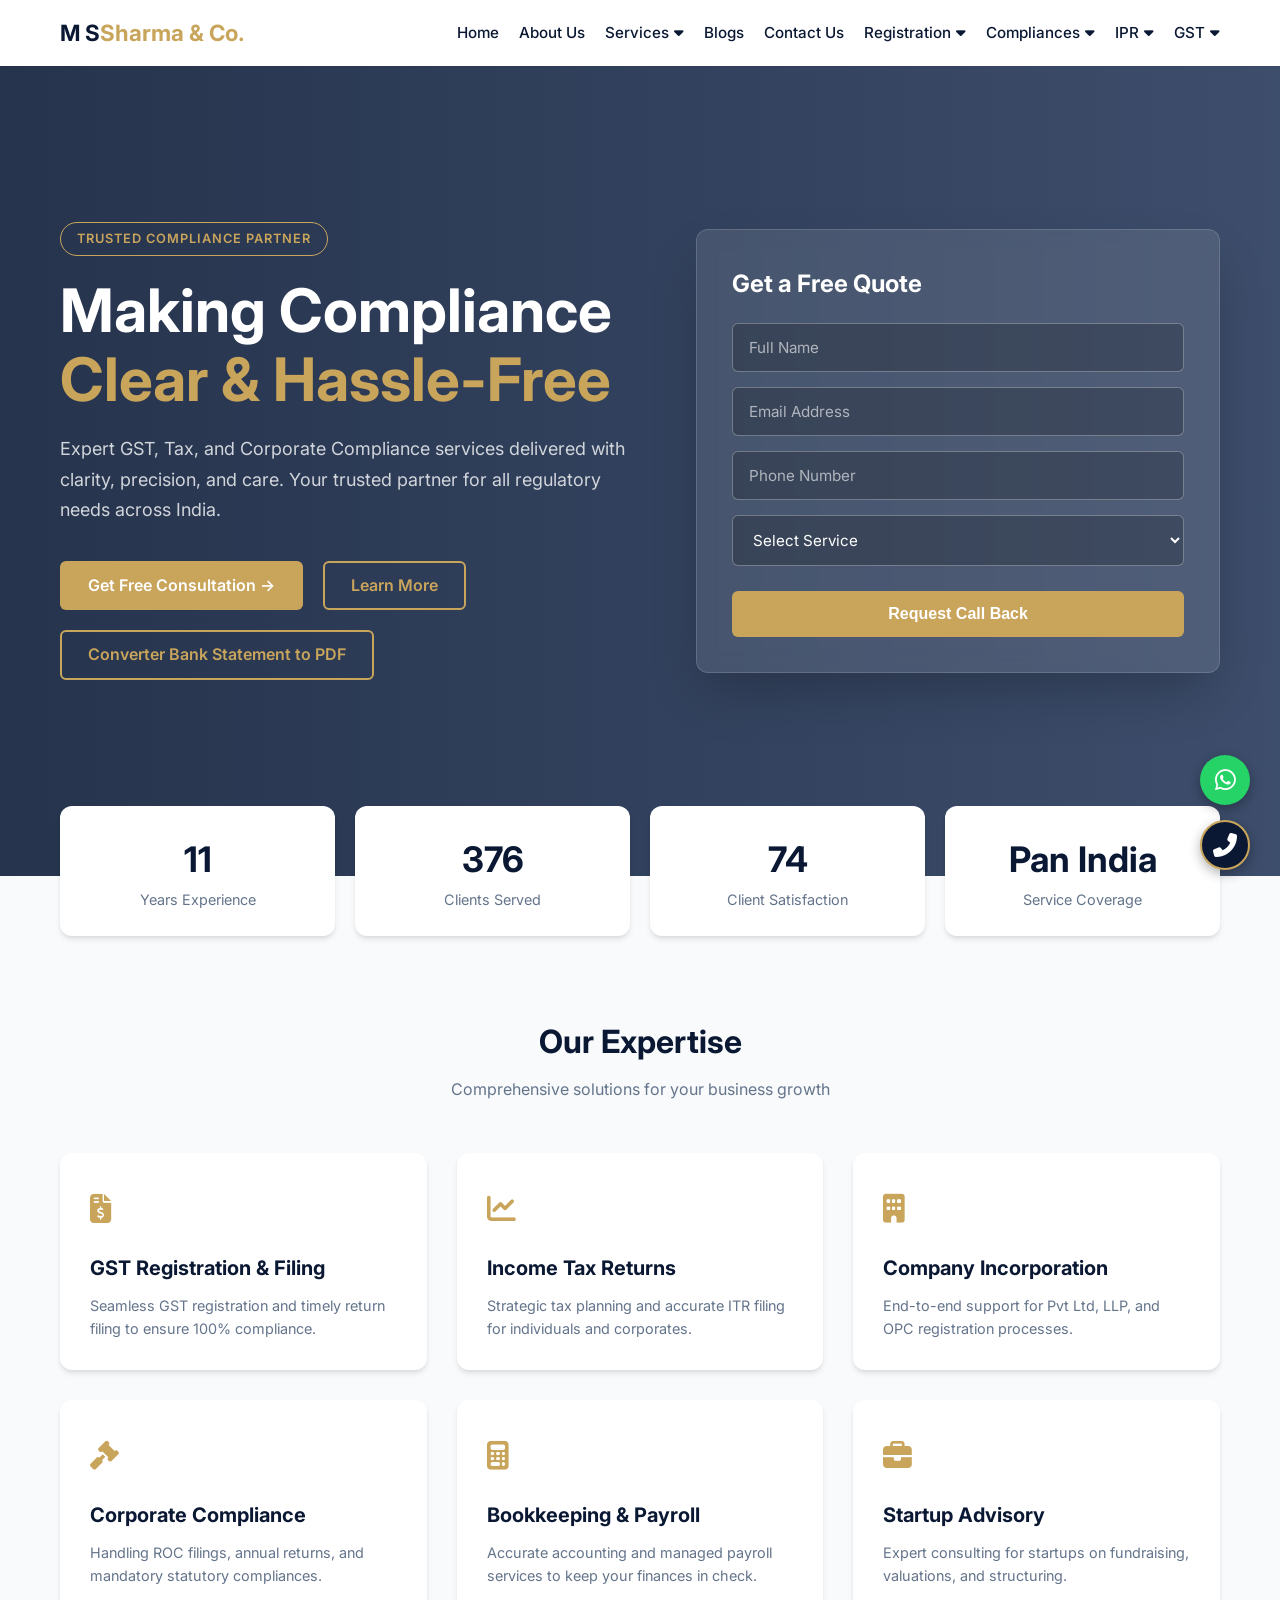
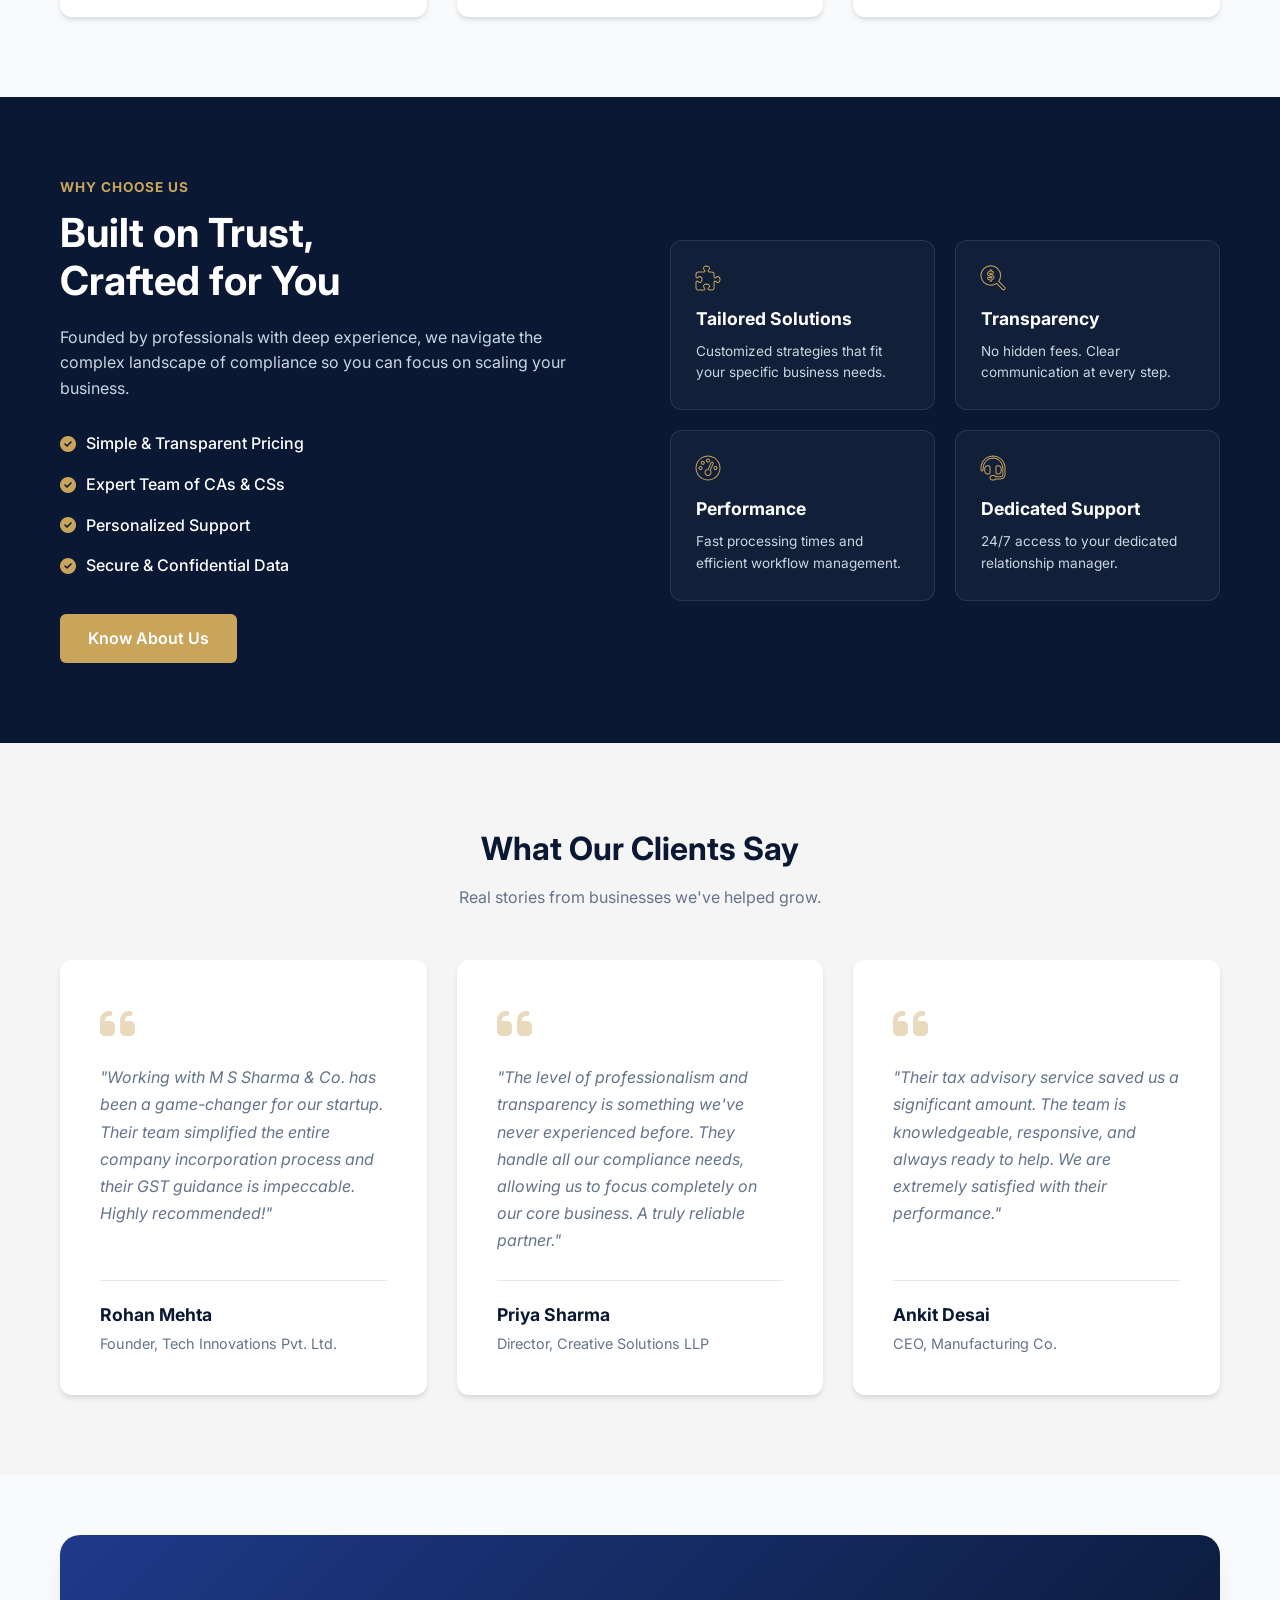
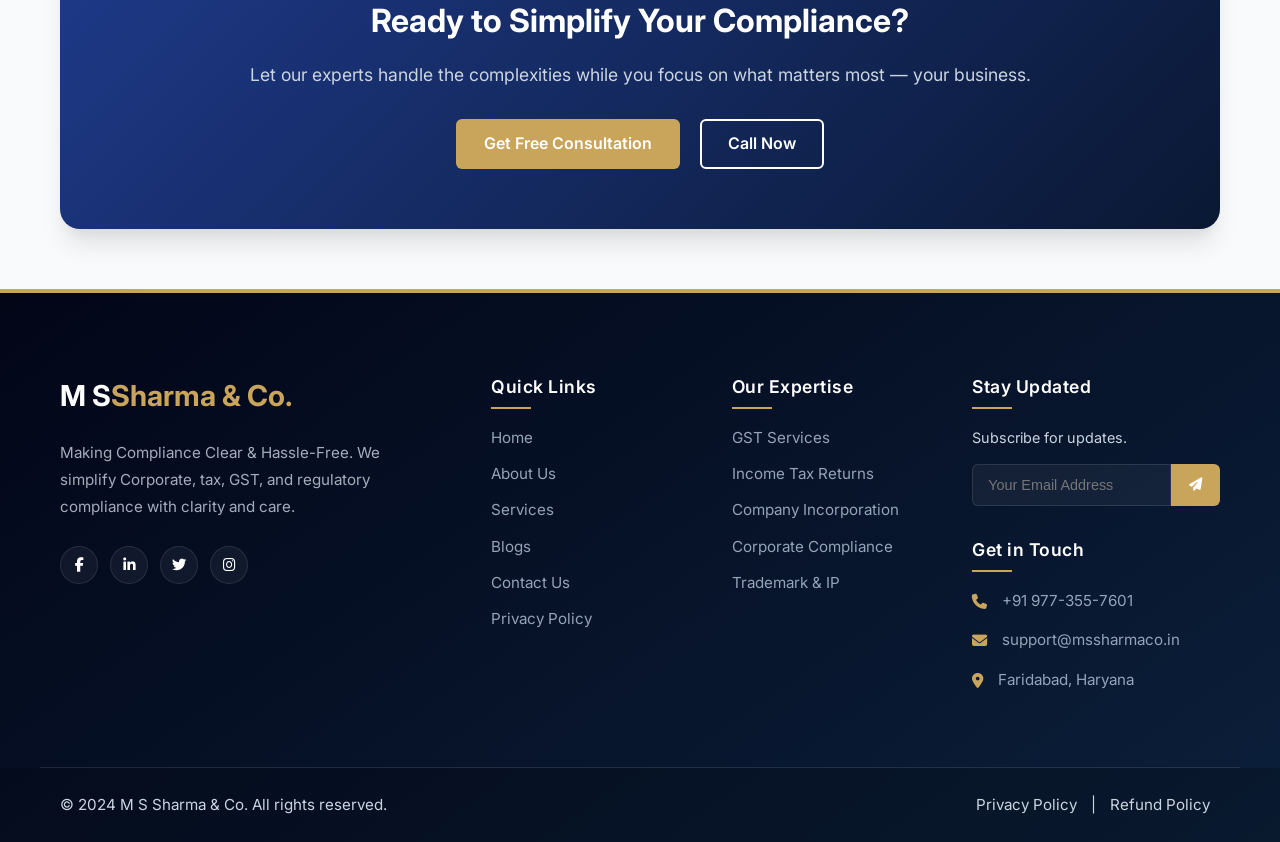
<file: index.html>
<!DOCTYPE html>
<html lang="en">
<head>
    <meta charset="UTF-8">
    <meta name="viewport" content="width=device-width, initial-scale=1.0">
    <title>M S Sharma & Co. | Home</title>
    <meta name="description" content="M S Sharma & Co. provides expert GST, Income Tax, Company Incorporation, and Corporate Compliance services. Your trusted CA/CS partner for business growth in India.">
    <meta name="keywords" content="CA firm, CS firm, GST Registration, Company Incorporation, Income Tax Return, Corporate Compliance, Trademark Registration, Business Advisory">
    <link rel="stylesheet" href="style.css">
    <link rel="canonical" href="https://www.mssharmaco.in/index.html">
    <link rel="icon" href="favicon.ico" type="image/x-icon">

    <!-- Open Graph / Facebook -->
    <meta property="og:type" content="website">
    <meta property="og:url" content="https://www.mssharmaco.in/">
    <meta property="og:title" content="M S Sharma & Co. | Expert CA & CS Services">
    <meta property="og:description" content="Your trusted partner for GST, Income Tax, Company Incorporation, and Corporate Compliance in India.">
    <meta property="og:image" content="https://www.mssharmaco.in/assets/og-image.jpg">

    <!-- Twitter -->
    <meta property="twitter:card" content="summary_large_image">
    <meta property="twitter:url" content="https://www.mssharmaco.in/">
    <meta property="twitter:title" content="M S Sharma & Co. | Expert CA & CS Services">
    <meta property="twitter:description" content="Your trusted partner for GST, Income Tax, Company Incorporation, and Corporate Compliance in India.">
    <meta property="twitter:image" content="https://www.mssharmaco.in/assets/og-image.jpg">

    <!-- Google Fonts: Inter -->
    <link rel="preconnect" href="https://fonts.googleapis.com">
    <link rel="preconnect" href="https://fonts.gstatic.com" crossorigin>
    <link href="https://fonts.googleapis.com/css2?family=Inter:wght@300;400;500;600;700&display=swap" rel="stylesheet">
    <!-- Font Awesome for Icons -->
    <link rel="stylesheet" href="https://cdnjs.cloudflare.com/ajax/libs/font-awesome/6.4.0/css/all.min.css">

    <!-- Schema.org JSON-LD -->
    <script type="application/ld+json">
    {
      "@context": "https://schema.org",
      "@type": "AccountingService",
      "name": "M S Sharma & Co.",
      "image": "https://www.mssharmaco.in/logo.png",
      "description": "Expert GST, Income Tax, Company Incorporation, and Corporate Compliance services.",
      "address": {
        "@type": "PostalAddress",
        "streetAddress": "A- 2293, Greenfields Colony, Sector 42",
        "addressLocality": "Faridabad",
        "addressRegion": "Haryana",
        "postalCode": "121003",
        "addressCountry": "IN"
      },
      "geo": {
        "@type": "GeoCoordinates",
        "latitude": "28.4089",
        "longitude": "77.3178"
      },
      "url": "https://www.mssharmaco.in",
      "telephone": "+919773557601",
      "priceRange": "₹₹"
    }
    </script>
</head>
<body></details>

<!--
[PROMPT_SUGGESTION]Make each service on the IPR page clickable and link to a detailed service page.[/PROMPT_SUGGESTION]
[PROMPT_SUGGESTION]Add a "Request a Quote" button to each service card on the IPR page.[/PROMPT_SUGGESTION]
-->


    <!-- Navigation -->
    <nav class="navbar">
        <div class="container nav-container">
            <a href="index.html" class="logo">M S<span>Sharma & Co.</span></a>
            <button class="menu-toggle" aria-label="Toggle Menu">
                <i class="fas fa-bars"></i>
            </button>
            <ul class="nav-links">
                <li><a href="index.html" class="active">Home</a></li>
                <li><a href="about.html">About Us</a></li>
                <li class="dropdown">
                    <a href="services.html" class="dropbtn">Services <i class="fas fa-caret-down"></i></a>
                    <div class="dropdown-content">
                        <a href="services.html">GST Registrations & Filings</a>
                        <a href="services.html">Income Tax Returns and Advisory</a>
                        <a href="services.html">Company/LLP Incorporations & Filings</a>
                        <a href="services.html">Corporate Compliance & Return Management</a>
                        <a href="services.html">Bookkeeping, Payroll, and Advisory Services</a>
                    </div>
                </li>
                <li><a href="blogs.html">Blogs</a></li>
                <li><a href="contact.html">Contact Us</a></li>
                <li class="dropdown">
                    <a href="#" class="dropbtn">Registration <i class="fas fa-caret-down"></i></a>
                    <div class="dropdown-content scrollable">
                        <div class="dropdown-header">Company Registration</div>
                        <a href="services.html">Private Limited Company Registration</a>
                        <a href="services.html">LLP Registration</a>
                        <a href="services.html">Public Limited Company Registration</a>
                        <a href="services.html">Partnership Firm Registration</a>
                        <a href="services.html">NGO Registration</a>
                        <a href="services.html">Trust Registration</a>
                        <a href="services.html">Sole Proprietorship Registration</a>
                        <a href="services.html">OPC Registration</a>
                        <a href="services.html">Society Registration</a>
                        <a href="services.html">Startup India Registration</a>
                        <a href="services.html">Producer Company Registration</a>
                        <a href="services.html">Wordmark Registration</a>
                        <a href="services.html">Virtual Office</a>
                        <a href="services.html">Nidhi Company Registration</a>
                        <a href="services.html">Section 8 Company Registration</a>
                        <a href="services.html">Shop And Establishment Registration</a>
                        <a href="services.html">12A And 80G Registration</a>
                        <a href="services.html">Darpan Registration</a>
                        <a href="services.html">FCRA Registration</a>
                        <a href="services.html">IEC Registration</a>
                        <div class="dropdown-header">Government Registrations</div>
                        <a href="services.html">GST Registration</a>
                        <a href="services.html">FSSAI Registration</a>
                        <a href="services.html">FSSAI State License</a>
                        <a href="services.html">FSSAI Central License</a>
                        <a href="services.html">Basic FSSAI Registration Renewal</a>
                        <a href="services.html">BIS Registration</a>
                        <a href="services.html">ISO Registration</a>
                        <a href="services.html">Trade License</a>
                        <a href="services.html">Gumasta License</a>
                        <a href="services.html">Digital Signature Certificate</a>
                        <a href="services.html">Udyam (MSME) Registration</a>
                        <a href="services.html">Professional Tax Registration</a>
                    </div>
                </li>
                <li class="dropdown">
                    <a href="#" class="dropbtn">Compliances <i class="fas fa-caret-down"></i></a>
                    <div class="dropdown-content scrollable">
                        <div class="dropdown-header">Company Compliance</div>
                        <a href="services.html">LLP Annual Compliance</a>
                        <a href="services.html">Annual Compliance for Private Limited Company</a>
                         <div class="dropdown-header">Registration</div>
                        <a href="services.html">MSME Registration</a>
                        <a href="services.html">EPF Registration</a>
                         <a href="services.html">Shop &amp; Establishment Registration</a>
                         <div class="dropdown-header">Services</div>
                        <a href="services.html">Book Keeping and Accounting Services</a>
                         <div class="dropdown-header">Changes</div>
                        <a href="services.html">Change Pvt Ltd Company Name</a>
                        <a href="services.html">Close Pvt Ltd Company</a>
                         <div class="dropdown-header">Director Related</div>
                        <a href="services.html">Director Appointment</a>
                        <a href="services.html">Change of Auditor</a>
                         <div class="dropdown-header">Event Based Compliance</div>
                        <a href="services.html">Winding Up of A Company</a>
                        <a href="services.html">Increase Authorized Capital</a>
                        <a href="services.html">Change in Registered Office</a>
                        <a href="services.html">Change in Object Clause</a>
                         <div class="dropdown-header">Director</div>
                        <a href="services.html">Director Appointment</a>
                        <a href="services.html">Removal of Director</a>
                        <a href="services.html">Change in Director</a>
                        <a href="services.html">Add Designated Partner</a>
                        <a href="services.html">Director Resignation</a>
                         <div class="dropdown-header">Other</div>
                        <a href="services.html">DIR-3 KYC for Director</a>
                        <a href="services.html">Transfer of Shares</a>
                        <a href="services.html">Issue of Shares</a>
                        
                        
                        
                        
                        
                    </div>
                </li>

                <li class="dropdown">
                    <a href="ipr.html" class="dropbtn">IPR <i class="fas fa-caret-down"></i></a>
                    <div class="dropdown-content scrollable">
                        <div class="dropdown-header">Trademark Services</div>
                        <a href="ipr.html">Trademark Registration</a>
                        <a href="ipr.html">International Trademark Registration</a>
                        <a href="ipr.html">Trademark Renewal</a>
                        <a href="ipr.html">Trademark Rectification</a>
                        <a href="ipr.html">Trademark Objection</a>
                        <a href="ipr.html">Trademark Opposition</a>
                        <a href="ipr.html">Trademark Hearing</a>
                        <a href="ipr.html">Trademark Infringement</a>
                        <div class="dropdown-header">Other IPR Services</div>
                        <a href="ipr.html">Copyright Registration</a>
                        <a href="ipr.html">Patent Registration</a>
                        <a href="ipr.html">Design Registration</a>
                    </div>
                </li>
                <li class="dropdown">
                    <a href="gst.html" class="dropbtn">GST <i class="fas fa-caret-down"></i></a>
                    <div class="dropdown-content scrollable">
                        <div class="dropdown-header">GST Services</div>
                        <a href="gst.html">GST Registration</a>
                        <a href="gst.html">GST Return Filing</a>
                        <a href="gst.html">GSTR-9 Annual Return</a>
                        <a href="gst.html">Cancel GST Registration</a>
                        <a href="gst.html">GST E-Invoicing</a>
                        <a href="gst.html">E-Way Bill Registration</a>
                        <a href="gst.html">Input Tax Credit (ITC)</a>
                        <a href="gst.html">GST Advisory</a>
                        <a href="gst.html">GST Refund</a>
                    </div>
                </li>
            </ul>
        </div>
    </nav>

    <!-- Hero / Intro (Implicit top section) -->
    <header class="hero-section-new">
        <div class="container hero-grid-layout">
            <!-- Left Column: Text -->
            <div class="hero-content-new">
                <span class="hero-badge">Trusted Compliance Partner</span>
                <h1>
                    Making Compliance
                    <span>Clear & Hassle-Free</span>
                </h1>
                <p class="hero-subtext">
                    Expert GST, Tax, and Corporate Compliance services delivered with clarity, precision, and care. Your trusted partner for all regulatory needs across India.
                </p>
                <div class="hero-buttons">
                    <a href="contact.html" class="btn-gold">Get Free Consultation &rarr;</a>
                    <a href="about.html" class="btn-gold-outline">Learn More</a>
                    <a href="https://bankstatementconverter.com/" target="_blank" class="btn-gold-outline">Converter Bank Statement to PDF</a>
                </div>
            </div>
            
            <!-- Right Column: Contact Form -->
            <div class="hero-form-wrapper">
                <div class="hero-contact-card">
                    <h3>Get a Free Quote</h3>
                    <form id="heroForm" action="https://formspree.io/f/YOUR_FORM_ID" method="POST">
                        <div class="form-group-hero">
                            <input type="text" name="name" placeholder="Full Name" required>
                        </div>
                        <div class="form-group-hero">
                            <input type="email" name="email" placeholder="Email Address" required>
                        </div>
                        <div class="form-group-hero">
                            <input type="tel" name="phone" placeholder="Phone Number" required>
                        </div>
                        <div class="form-group-hero">
                            <select name="service" required>
                                <option value="" disabled selected>Select Service</option>
                                <option value="GST">GST Registration & Filing</option>
                                <option value="Income Tax">Income Tax Returns</option>
                                <option value="Company">Company Incorporation</option>
                                <option value="Compliance">Corporate Compliance</option>
                                <option value="Other">Other</option>
                            </select>
                        </div>
                        <button type="submit" class="btn-gold">Request Call Back</button>
                    </form>
                </div>
            </div>
        </div>
        <div class="stats-container container">
            <div class="stat-card">
                <h3 class="stat-number" data-target="14" data-suffix="+">0</h3>
                <p>Years Experience</p>
            </div>
            <div class="stat-card">
                <h3 class="stat-number" data-target="500" data-suffix="+">0</h3>
                <p>Clients Served</p>
            </div>
            <div class="stat-card">
                <h3 class="stat-number" data-target="98" data-suffix="%">0</h3>
                <p>Client Satisfaction</p>
            </div>
            <div class="stat-card">
                <h3>Pan India</h3>
                <p>Service Coverage</p>
            </div>
        </div>
    </header>

    <!-- SECTION 1: SERVICES GRID -->
    <section id="services" class="section services-section">
        <div class="container">
            <div class="section-header text-center">
                <h2 class="section-title">Our Expertise</h2>
                <p class="section-subtitle">Comprehensive solutions for your business growth</p>
            </div>
            
            <div class="services-grid">
                <!-- Card 1 -->
                <div class="service-card">
                    <div class="icon-wrapper"><i class="fas fa-file-invoice-dollar"></i></div>
                    <h3>GST Registration & Filing</h3>
                    <p>Seamless GST registration and timely return filing to ensure 100% compliance.</p>
                </div>
                <!-- Card 2 -->
                <div class="service-card">
                    <div class="icon-wrapper"><i class="fas fa-chart-line"></i></div>
                    <h3>Income Tax Returns</h3>
                    <p>Strategic tax planning and accurate ITR filing for individuals and corporates.</p>
                </div>
                <!-- Card 3 -->
                <div class="service-card">
                    <div class="icon-wrapper"><i class="fas fa-building"></i></div>
                    <h3>Company Incorporation</h3>
                    <p>End-to-end support for Pvt Ltd, LLP, and OPC registration processes.</p>
                </div>
                <!-- Card 4 -->
                <div class="service-card">
                    <div class="icon-wrapper"><i class="fas fa-gavel"></i></div>
                    <h3>Corporate Compliance</h3>
                    <p>Handling ROC filings, annual returns, and mandatory statutory compliances.</p>
                </div>
                <!-- Card 5 -->
                <div class="service-card">
                    <div class="icon-wrapper"><i class="fas fa-calculator"></i></div>
                    <h3>Bookkeeping & Payroll</h3>
                    <p>Accurate accounting and managed payroll services to keep your finances in check.</p>
                </div>
                <!-- Card 6 -->
                <div class="service-card">
                    <div class="icon-wrapper"><i class="fas fa-briefcase"></i></div>
                    <h3>Startup Advisory</h3>
                    <p>Expert consulting for startups on fundraising, valuations, and structuring.</p>
                </div>
            </div>
        </div>
    </section>

    <!-- SECTION 2: WHY CHOOSE US -->
    <section id="about" class="section why-us-section">
        <div class="container why-us-grid">
            <!-- Left Side -->
            <div class="why-us-content">
                <h4 class="small-heading">WHY CHOOSE US</h4>
                <h2>Built on Trust,<br> Crafted for You</h2>
                <p class="why-us-desc">
                    Founded by professionals with deep experience, we navigate the complex landscape of compliance so you can focus on scaling your business.
                </p>
                <ul class="why-us-list">
                    <li><i class="fas fa-check-circle"></i> Simple & Transparent Pricing</li>
                    <li><i class="fas fa-check-circle"></i> Expert Team of CAs & CSs</li>
                    <li><i class="fas fa-check-circle"></i> Personalized Support</li>
                    <li><i class="fas fa-check-circle"></i> Secure & Confidential Data</li>
                </ul>
                <a href="about.html" class="btn-gold">Know About Us</a>
            </div>

            <!-- Right Side (Feature Boxes) -->
            <div class="features-grid">
                <div class="feature-box">
                    <i class="fas fa-puzzle-piece"></i>
                    <h4>Tailored Solutions</h4>
                    <p>Customized strategies that fit your specific business needs.</p>
                </div>
                <div class="feature-box">
                    <i class="fas fa-search-dollar"></i>
                    <h4>Transparency</h4>
                    <p>No hidden fees. Clear communication at every step.</p>
                </div>
                <div class="feature-box">
                    <i class="fas fa-tachometer-alt"></i>
                    <h4>Performance</h4>
                    <p>Fast processing times and efficient workflow management.</p>
                </div>
                <div class="feature-box">
                    <i class="fas fa-headset"></i>
                    <h4>Dedicated Support</h4>
                    <p>24/7 access to your dedicated relationship manager.</p>
                </div>
            </div>
        </div>
    </section>

    <!-- SECTION: TESTIMONIALS -->
    <section class="section testimonials-section">
        <div class="container">
            <div class="section-header text-center">
                <h2 class="section-title">What Our Clients Say</h2>
                <p class="section-subtitle">Real stories from businesses we've helped grow.</p>
            </div>
            <div class="testimonials-grid">
                <!-- Testimonial 1 -->
                <div class="testimonial-card">
                    <i class="fas fa-quote-left"></i>
                    <p class="testimonial-text">"Working with M S Sharma & Co. has been a game-changer for our startup. Their team simplified the entire company incorporation process and their GST guidance is impeccable. Highly recommended!"</p>
                    <div class="testimonial-author">
                        <h4>Rohan Mehta</h4>
                        <p>Founder, Tech Innovations Pvt. Ltd.</p>
                    </div>
                </div>
                <!-- Testimonial 2 -->
                <div class="testimonial-card">
                    <i class="fas fa-quote-left"></i>
                    <p class="testimonial-text">"The level of professionalism and transparency is something we've never experienced before. They handle all our compliance needs, allowing us to focus completely on our core business. A truly reliable partner."</p>
                    <div class="testimonial-author">
                        <h4>Priya Sharma</h4>
                        <p>Director, Creative Solutions LLP</p>
                    </div>
                </div>
                <!-- Testimonial 3 -->
                <div class="testimonial-card">
                    <i class="fas fa-quote-left"></i>
                    <p class="testimonial-text">"Their tax advisory service saved us a significant amount. The team is knowledgeable, responsive, and always ready to help. We are extremely satisfied with their performance."</p>
                    <div class="testimonial-author">
                        <h4>Ankit Desai</h4>
                        <p>CEO, Manufacturing Co.</p>
                    </div>
                </div>
            </div>
        </div>
    </section>

    <!-- SECTION 3: CTA -->
    <section class="section cta-section">
        <div class="container">
            <div class="cta-box">
                <h2>Ready to Simplify Your Compliance?</h2>
                <p>Let our experts handle the complexities while you focus on what matters most — your business.</p>
                <div class="cta-buttons">
                    <a href="contact.html" class="btn-gold">Get Free Consultation</a>
                    <a href="tel:+919773557601" class="btn-outline">Call Now</a>
                </div>
            </div>
        </div>
    </section>

    <!-- SECTION 4: FOOTER -->
    <footer class="footer">
        <div class="container footer-grid">
            <!-- Column 1 -->
            <div class="footer-col footer-brand">
                <a href="index.html" class="footer-logo">M S<span>Sharma & Co.</span></a>
                <p>Making Compliance Clear & Hassle-Free. We simplify Corporate, tax, GST, and regulatory compliance with clarity and care.</p>
                <div class="footer-social">
                    <a href="#"><i class="fab fa-facebook-f"></i></a>
                    <a href="#"><i class="fab fa-linkedin-in"></i></a>
                    <a href="#"><i class="fab fa-twitter"></i></a>
                    <a href="#"><i class="fab fa-instagram"></i></a>
                </div>
            </div>
            <!-- Column 2 -->
            <div class="footer-col">
                <h4>Quick Links</h4>
                <ul class="footer-links">
                    <li><a href="index.html">Home</a></li>
                    <li><a href="about.html">About Us</a></li>
                    <li><a href="services.html">Services</a></li>
                    <li><a href="blogs.html">Blogs</a></li>
                    <li><a href="contact.html">Contact Us</a></li>
                    <li><a href="privacy-policy.html">Privacy Policy</a></li>
                </ul>
            </div>
            <!-- Column 3 -->
            <div class="footer-col">
                <h4>Our Expertise</h4>
                <ul class="footer-links">
                    <li><a href="gst.html">GST Services</a></li>
                    <li><a href="services.html">Income Tax Returns</a></li>
                    <li><a href="services.html">Company Incorporation</a></li>
                    <li><a href="services.html">Corporate Compliance</a></li>
                    <li><a href="ipr.html">Trademark & IP</a></li>
                </ul>
            </div>
            <!-- Column 4 -->
            <div class="footer-col">
                <h4>Stay Updated</h4>
                <p style="margin-bottom: 15px; font-size: 0.9rem;">Subscribe for updates.</p>
                <form class="newsletter-form">
                    <div class="newsletter-group">
                        <input type="email" placeholder="Your Email Address" required>
                        <button type="submit"><i class="fas fa-paper-plane"></i></button>
                    </div>
                </form>
                <h4>Get in Touch</h4>
                <ul class="footer-contact-info">
                    <li><i class="fas fa-phone-alt"></i> +91 977-355-7601</li>
                    <li><i class="fas fa-envelope"></i> support@mssharmaco.in</li>
                    <li><i class="fas fa-map-marker-alt"></i> Faridabad, Haryana</li>
                </ul>
            </div>
        </div>
        <div class="footer-bottom">
            <div class="container bottom-flex">
                <p>&copy; 2024 M S Sharma & Co. All rights reserved.</p>
                <div class="legal-links">
                    <a href="privacy-policy.html">Privacy Policy</a>
                    <span>|</span>
                    <a href="refund-policy.html">Refund Policy</a>
                </div>
            </div>
        </div>
    </footer>

    <script src="script.js"></script>
</body>
</html>
</file>
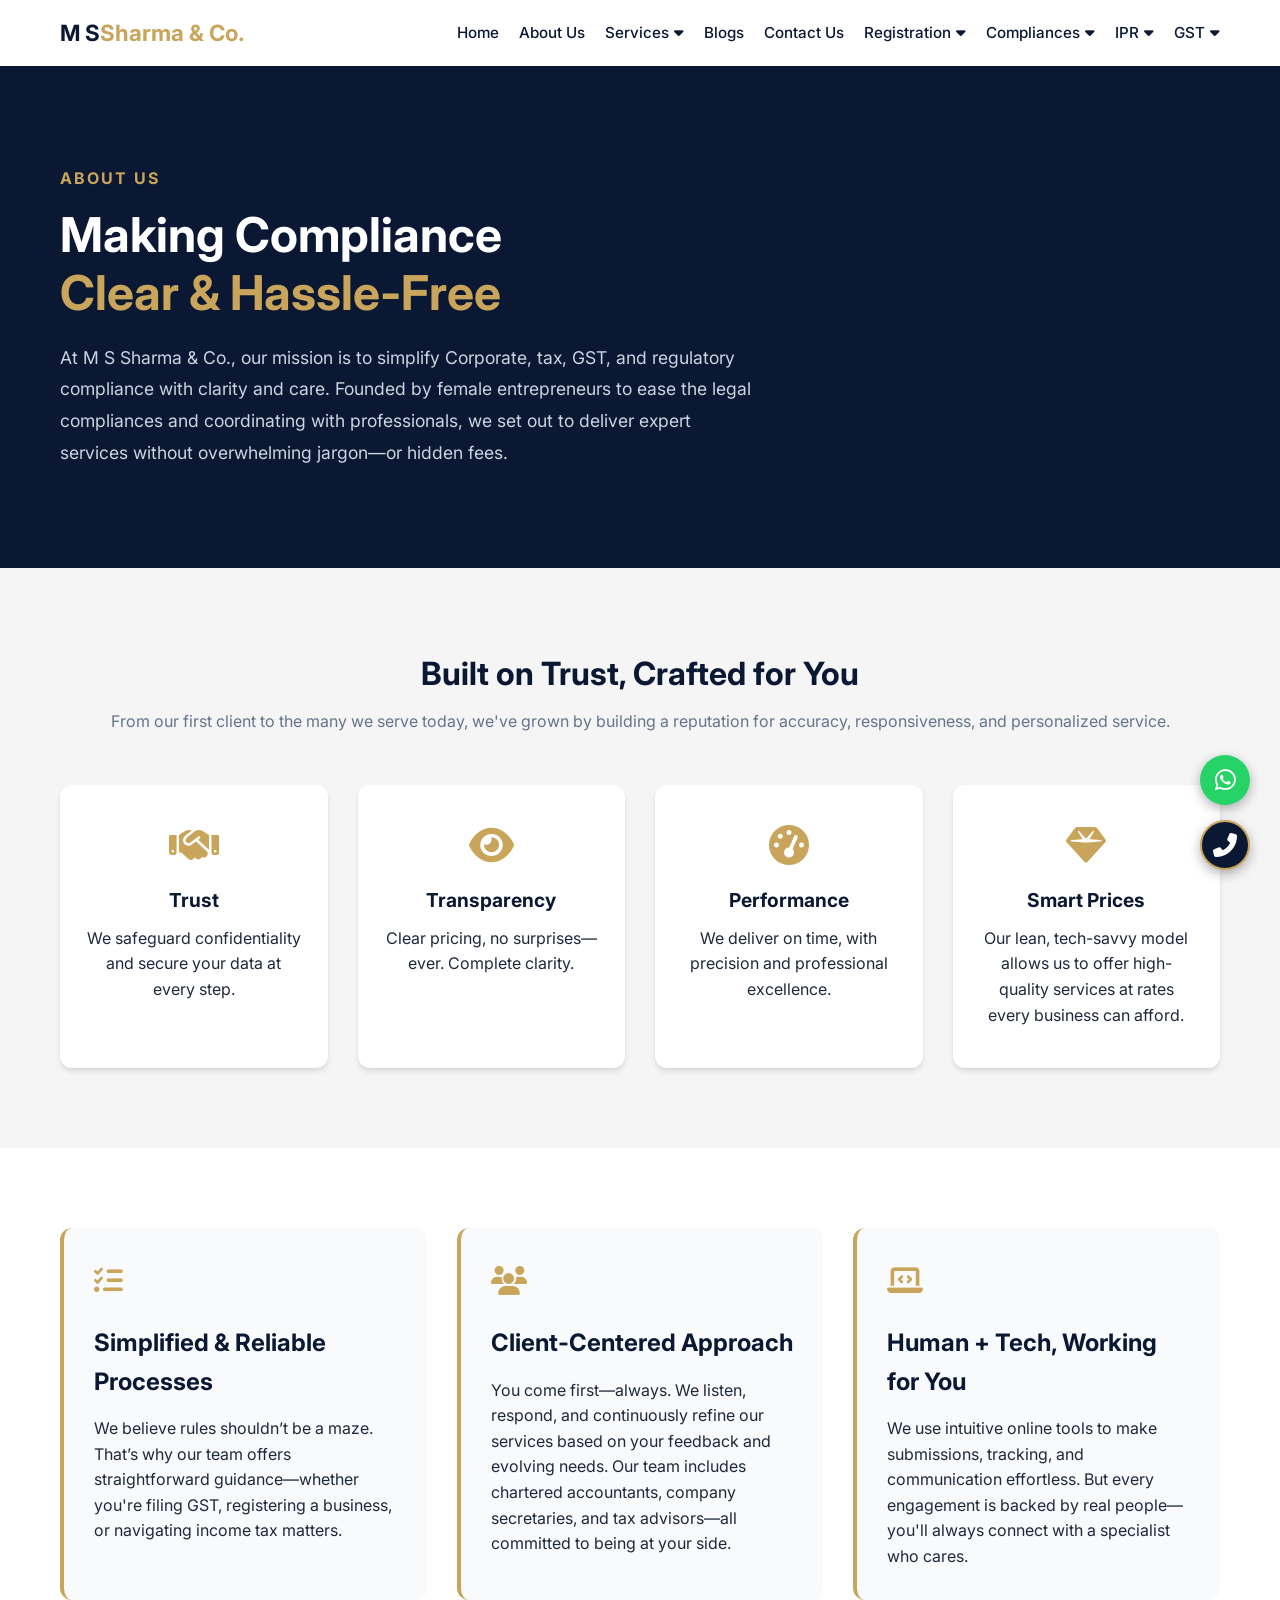
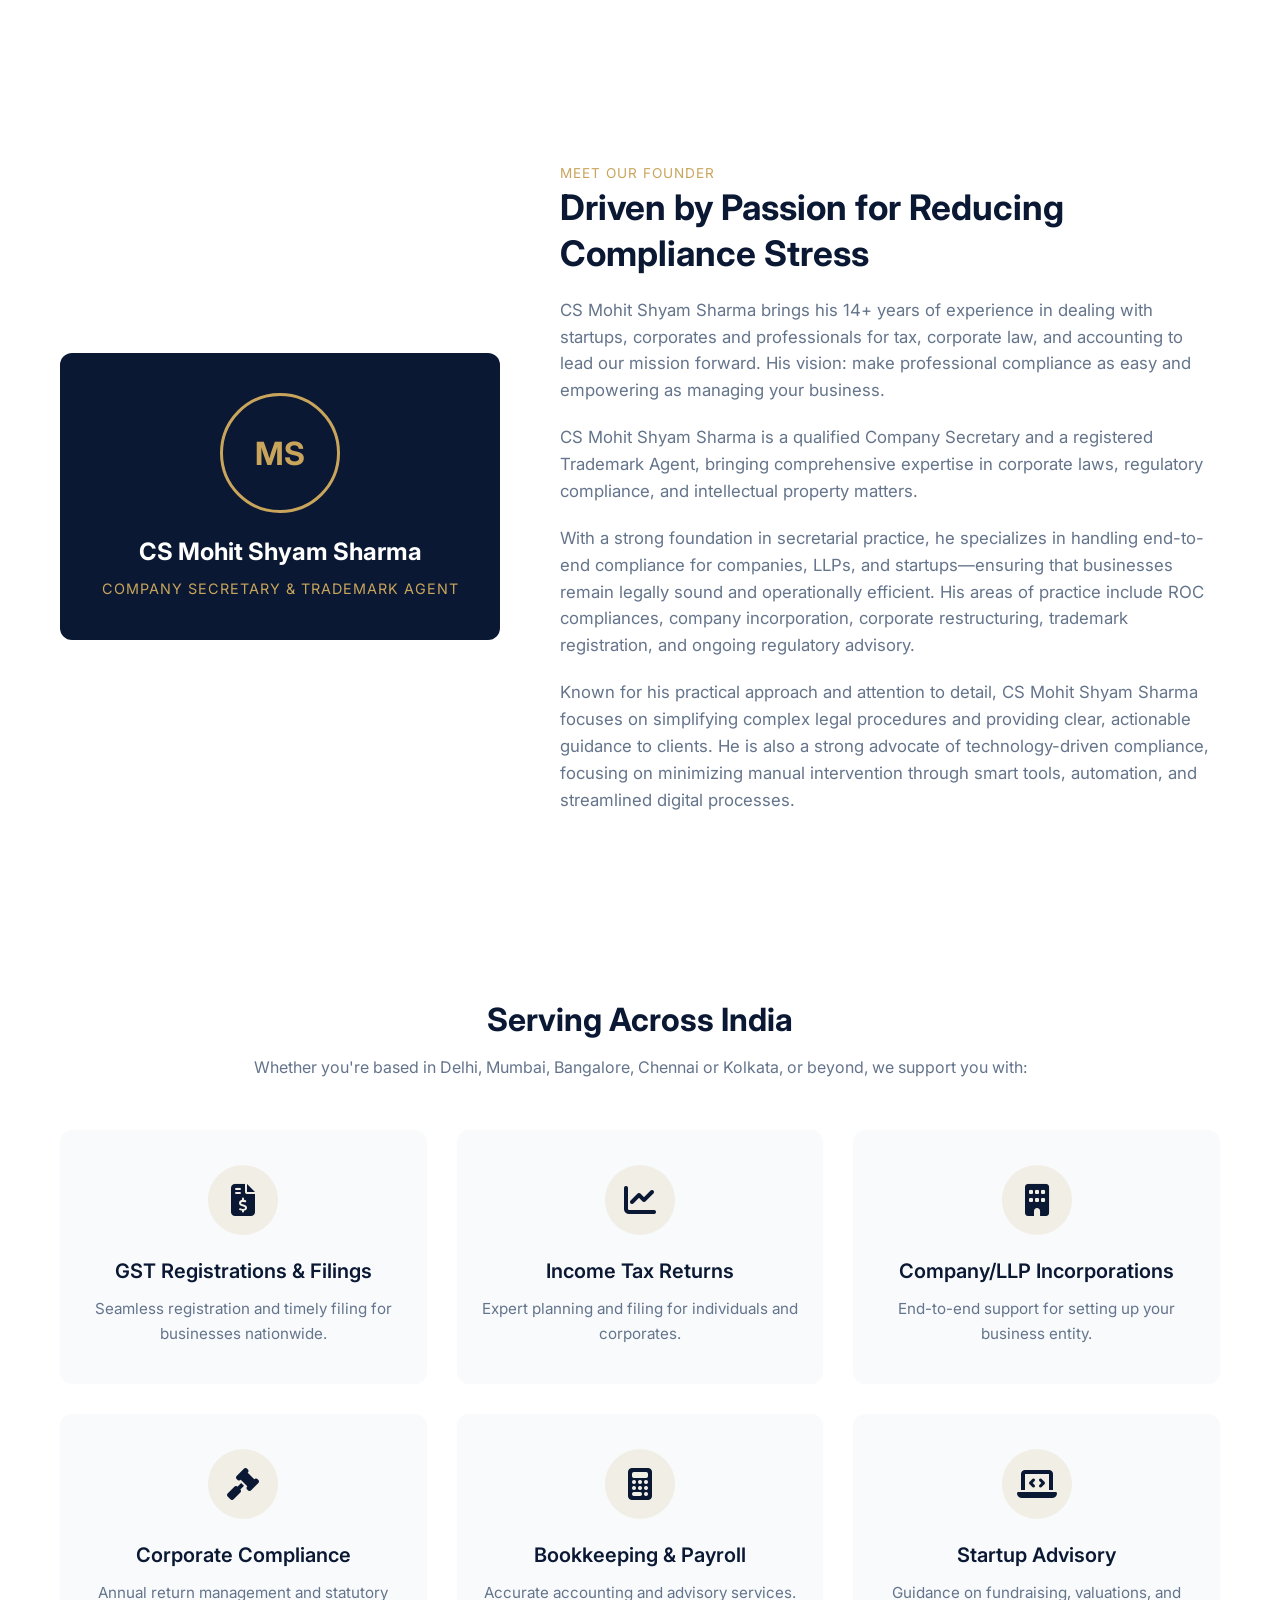
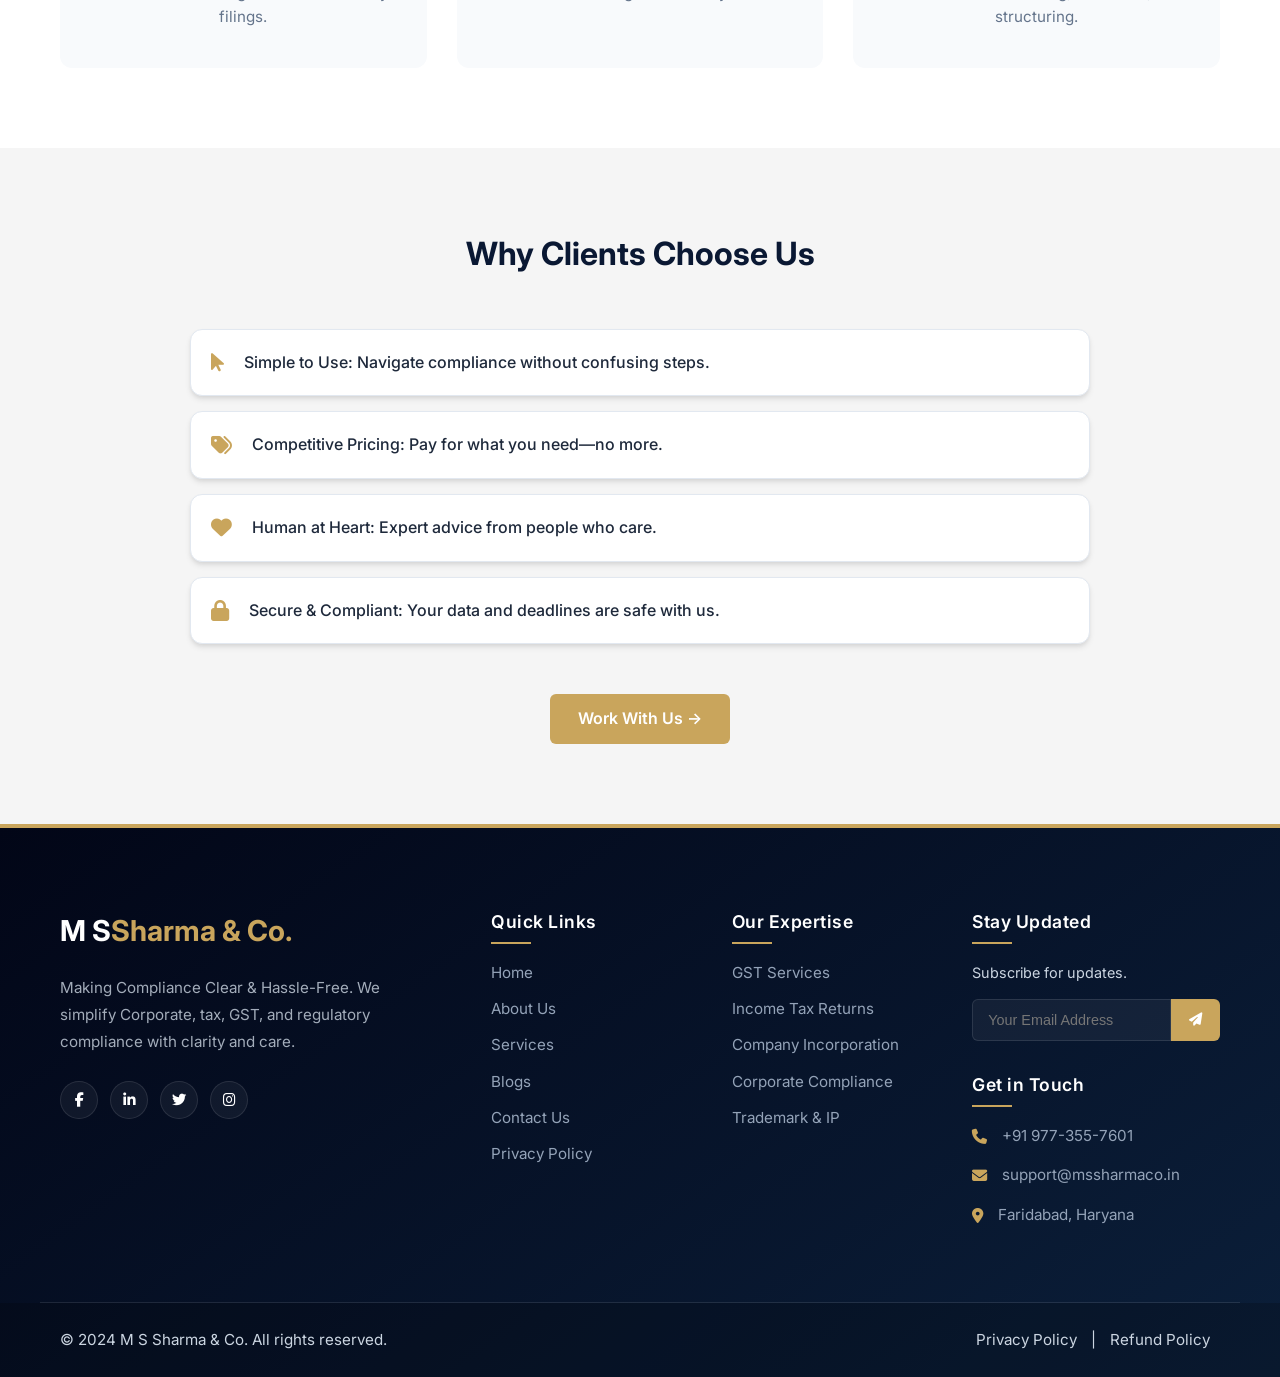
<file: about.html>
<!DOCTYPE html>
<html lang="en">
<head>
    <meta charset="UTF-8">
    <meta name="viewport" content="width=device-width, initial-scale=1.0">
    <title>About Us | M S Sharma & Co.</title>
    <meta name="description" content="Learn about M S Sharma & Co., a team of expert CAs and CSs dedicated to simplifying corporate compliance, tax, and regulatory requirements for businesses in India.">
    <meta name="keywords" content="About M S Sharma & Co, Chartered Accountants, Company Secretaries, Legal Compliance Experts, Business Consultants">
    <link rel="stylesheet" href="style.css">
    <link rel="canonical" href="https://www.mssharmaco.in/about.html">
    <link rel="icon" href="favicon.ico" type="image/x-icon">

    <meta property="og:title" content="About Us | M S Sharma & Co.">
    <meta property="og:description" content="Learn about M S Sharma & Co., a team of expert CAs and CSs.">
    <meta property="og:url" content="https://www.mssharmaco.in/about.html">

    <link href="https://fonts.googleapis.com/css2?family=Inter:wght@300;400;500;600;700&display=swap" rel="stylesheet">
    <link rel="stylesheet" href="https://cdnjs.cloudflare.com/ajax/libs/font-awesome/6.4.0/css/all.min.css">
    <script type="application/ld+json">
    {
      "@context": "https://schema.org",
      "@type": "AccountingService",
      "name": "M S Sharma & Co.",
      "url": "https://www.mssharmaco.in",
      "logo": "https://www.mssharmaco.in/logo.png",
      "foundingDate": "2010",
      "founder": {
        "@type": "Person",
        "name": "CS Mohit Shyam Sharma"
      }
    }
    </script>
</head>
<body>

    <!-- Navigation -->
    <nav class="navbar">
        <div class="container nav-container">
            <a href="index.html" class="logo">M S<span>Sharma & Co.</span></a>
            <button class="menu-toggle" aria-label="Toggle Menu"><i class="fas fa-bars"></i></button>
            <ul class="nav-links">
                <li><a href="index.html">Home</a></li>
                <li><a href="about.html" class="active">About Us</a></li>
                <li class="dropdown">
                    <a href="services.html" class="dropbtn">Services <i class="fas fa-caret-down"></i></a>
                    <div class="dropdown-content">
                        <a href="services.html">GST Registrations & Filings</a>
                        <a href="services.html">Income Tax Returns and Advisory</a>
                        <a href="services.html">Company/LLP Incorporations & Filings</a>
                        <a href="services.html">Corporate Compliance & Return Management</a>
                        <a href="services.html">Bookkeeping, Payroll, and Advisory Services</a>
                    </div>
                </li>
                <li><a href="blogs.html">Blogs</a></li>
                <li><a href="contact.html">Contact Us</a></li>
                <li class="dropdown">
                    <a href="#" class="dropbtn">Registration <i class="fas fa-caret-down"></i></a>
                    <div class="dropdown-content scrollable">
                        <div class="dropdown-header">Company Registration</div>
                        <a href="services.html">Private Limited Company Registration</a>
                        <a href="services.html">LLP Registration</a>
                        <a href="services.html">Public Limited Company Registration</a>
                        <a href="services.html">Partnership Firm Registration</a>
                        <a href="services.html">NGO Registration</a>
                        <a href="services.html">Trust Registration</a>
                        <a href="services.html">Sole Proprietorship Registration</a>
                        <a href="services.html">OPC Registration</a>
                        <a href="services.html">Society Registration</a>
                        <a href="services.html">Startup India Registration</a>
                        <a href="services.html">Producer Company Registration</a>
                        <a href="services.html">Wordmark Registration</a>
                        <a href="services.html">Virtual Office</a>
                        <a href="services.html">Nidhi Company Registration</a>
                        <a href="services.html">Section 8 Company Registration</a>
                        <a href="services.html">Shop And Establishment Registration</a>
                        <a href="services.html">12A And 80G Registration</a>
                        <a href="services.html">Darpan Registration</a>
                        <a href="services.html">FCRA Registration</a>
                        <a href="services.html">IEC Registration</a>
                        <div class="dropdown-header">Government Registrations</div>
                        <a href="services.html">GST Registration</a>
                        <a href="services.html">FSSAI Registration</a>
                        <a href="services.html">FSSAI State License</a>
                        <a href="services.html">FSSAI Central License</a>
                        <a href="services.html">Basic FSSAI Registration Renewal</a>
                        <a href="services.html">BIS Registration</a>
                        <a href="services.html">ISO Registration</a>
                        <a href="services.html">Trade License</a>
                        <a href="services.html">Gumasta License</a>
                        <a href="services.html">Digital Signature Certificate</a>
                        <a href="services.html">Udyam (MSME) Registration</a>
                        <a href="services.html">Professional Tax Registration</a>
                    </div>
                </li>
                 <li class="dropdown">
                    <a href="#" class="dropbtn">Compliances <i class="fas fa-caret-down"></i></a>
                    <div class="dropdown-content scrollable">
                        <div class="dropdown-header">Company Compliance</div>
                        <a href="services.html">LLP Annual Compliance</a>
                        <a href="services.html">Annual Compliance for Private Limited Company</a>
                         <div class="dropdown-header">Registration</div>
                        <a href="services.html">MSME Registration</a>
                        <a href="services.html">EPF Registration</a>
                         <a href="services.html">Shop &amp; Establishment Registration</a>
                         <div class="dropdown-header">Services</div>
                        <a href="services.html">Book Keeping and Accounting Services</a>
                         <div class="dropdown-header">Changes</div>
                        <a href="services.html">Change Pvt Ltd Company Name</a>
                        <a href="services.html">Close Pvt Ltd Company</a>
                         <div class="dropdown-header">Director Related</div>
                        <a href="services.html">Director Appointment</a>
                        <a href="services.html">Change of Auditor</a>
                         <div class="dropdown-header">Event Based Compliance</div>
                        <a href="services.html">Winding Up of A Company</a>
                        <a href="services.html">Increase Authorized Capital</a>
                        <a href="services.html">Change in Registered Office</a>
                        <a href="services.html">Change in Object Clause</a>
                         <div class="dropdown-header">Director</div>
                        <a href="services.html">Director Appointment</a>
                        <a href="services.html">Removal of Director</a>
                        <a href="services.html">Change in Director</a>
                        <a href="services.html">Add Designated Partner</a>
                        <a href="services.html">Director Resignation</a>
                         <div class="dropdown-header">Other</div>
                        <a href="services.html">DIR-3 KYC for Director</a>
                        <a href="services.html">Transfer of Shares</a>
                        <a href="services.html">Issue of Shares</a>
                        
                        
                        
                        
                        
                    </div>
                </li>

                <li class="dropdown">
                    <a href="ipr.html" class="dropbtn">IPR <i class="fas fa-caret-down"></i></a>
                    <div class="dropdown-content scrollable">
                        <div class="dropdown-header">Trademark Services</div>
                        <a href="ipr.html">Trademark Registration</a>
                        <a href="ipr.html">International Trademark Registration</a>
                        <a href="ipr.html">Trademark Renewal</a>
                        <a href="ipr.html">Trademark Rectification</a>
                        <a href="ipr.html">Trademark Objection</a>
                        <a href="ipr.html">Trademark Opposition</a>
                        <a href="ipr.html">Trademark Hearing</a>
                        <a href="ipr.html">Trademark Infringement</a>
                        <div class="dropdown-header">Other IPR Services</div>
                        <a href="ipr.html">Copyright Registration</a>
                        <a href="ipr.html">Patent Registration</a>
                        <a href="ipr.html">Design Registration</a>
                    </div>
                </li>
                <li class="dropdown">
                    <a href="gst.html" class="dropbtn">GST <i class="fas fa-caret-down"></i></a>
                    <div class="dropdown-content scrollable">
                        <div class="dropdown-header">GST Services</div>
                        <a href="gst.html">GST Registration</a>
                        <a href="gst.html">GST Return Filing</a>
                        <a href="gst.html">GSTR-9 Annual Return</a>
                        <a href="gst.html">Cancel GST Registration</a>
                        <a href="gst.html">GST E-Invoicing</a>
                        <a href="gst.html">E-Way Bill Registration</a>
                        <a href="gst.html">Input Tax Credit (ITC)</a>
                        <a href="gst.html">GST Advisory</a>
                        <a href="gst.html">GST Refund</a>
                    </div>
                </li>
            </ul>
        </div>
    </nav>

    <!-- SECTION 1: HERO -->
    <header class="about-hero">
        <div class="container">
            <span class="about-label">ABOUT US</span>
            <h1>Making Compliance <br> <span>Clear &amp; Hassle-Free</span></h1>
            <p>At M S Sharma & Co., our mission is to simplify Corporate, tax, GST, and regulatory compliance with clarity and care. Founded by female entrepreneurs to ease the legal compliances and coordinating with professionals, we set out to deliver expert services without overwhelming jargon—or hidden fees.</p>
        </div>
    </header>

    <!-- SECTION 2: VALUES / FEATURES -->
    <section class="section trust-section" style="background-color: #f5f5f5;">
        <div class="container">
            <div class="section-header">
                <h2 class="section-title">Built on Trust, Crafted for You</h2>
                <p class="section-subtitle">From our first client to the many we serve today, we've grown by building a reputation for accuracy, responsiveness, and personalized service.</p>
            </div>
            
            <div class="trust-grid">
                <div class="trust-card">
                    <i class="fas fa-handshake"></i>
                    <h3>Trust</h3>
                    <p>We safeguard confidentiality and secure your data at every step.</p>
                </div>
                <div class="trust-card">
                    <i class="fas fa-eye"></i>
                    <h3>Transparency</h3>
                    <p>Clear pricing, no surprises—ever. Complete clarity.</p>
                </div>
                <div class="trust-card">
                    <i class="fas fa-tachometer-alt"></i>
                    <h3>Performance</h3>
                    <p>We deliver on time, with precision and professional excellence.</p>
                </div>
                <div class="trust-card">
                    <i class="fas fa-gem"></i>
                    <h3>Smart Prices</h3>
                    <p>Our lean, tech-savvy model allows us to offer high-quality services at rates every business can afford.</p>
                </div>
            </div>
        </div>
    </section>

    <!-- SECTION: Mission & Vision -->
    <section class="section mission-vision-section">
        <div class="container">
            <div class="mission-vision-grid">
                <div class="mission-box">
                    <div class="icon-wrapper"><i class="fas fa-tasks"></i></div>
                    <h3>Simplified & Reliable Processes</h3>
                    <p>We believe rules shouldn’t be a maze. That’s why our team offers straightforward guidance—whether you're filing GST, registering a business, or navigating income tax matters.</p>
                </div>
                <div class="vision-box">
                    <div class="icon-wrapper"><i class="fas fa-users"></i></div>
                    <h3>Client-Centered Approach</h3>
                    <p>You come first—always. We listen, respond, and continuously refine our services based on your feedback and evolving needs. Our team includes chartered accountants, company secretaries, and tax advisors—all committed to being at your side.</p>
                </div>
                <div class="mission-box">
                    <div class="icon-wrapper"><i class="fas fa-laptop-code"></i></div>
                    <h3>Human + Tech, Working for You</h3>
                    <p>We use intuitive online tools to make submissions, tracking, and communication effortless. But every engagement is backed by real people—you'll always connect with a specialist who cares.</p>
                </div>
            </div>
        </div>
    </section>

    <!-- SECTION 3: FOUNDER / STORY -->
    <section class="section founder-section">
        <div class="container">
            <div class="founder-grid">
                <div class="founder-card">
                    <div class="founder-avatar">MS</div>
                    <h3>CS Mohit Shyam Sharma</h3>
                    <p>Company Secretary & Trademark Agent</p>
                </div>
                <div class="founder-content">
                    <span class="small-heading">MEET OUR FOUNDER</span>
                    <h2>Driven by Passion for Reducing Compliance Stress</h2>
                    <p>CS Mohit Shyam Sharma brings his 14+ years of experience in dealing with startups, corporates and professionals for tax, corporate law, and accounting to lead our mission forward. His vision: make professional compliance as easy and empowering as managing your business.</p>
                    <p>CS Mohit Shyam Sharma is a qualified Company Secretary and a registered Trademark Agent, bringing comprehensive expertise in corporate laws, regulatory compliance, and intellectual property matters.</p>
                    <p>With a strong foundation in secretarial practice, he specializes in handling end-to-end compliance for companies, LLPs, and startups—ensuring that businesses remain legally sound and operationally efficient. His areas of practice include ROC compliances, company incorporation, corporate restructuring, trademark registration, and ongoing regulatory advisory.</p>
                    <p>Known for his practical approach and attention to detail, CS Mohit Shyam Sharma focuses on simplifying complex legal procedures and providing clear, actionable guidance to clients. He is also a strong advocate of technology-driven compliance, focusing on minimizing manual intervention through smart tools, automation, and streamlined digital processes.</p>
                </div>
            </div>
        </div>
    </section>

    <!-- SECTION: Industries/Services -->
    <section class="section industries-section">
        <div class="container">
            <div class="section-header text-center">
                <h2 class="section-title">Serving Across India</h2>
                <p class="section-subtitle">Whether you're based in Delhi, Mumbai, Bangalore, Chennai or Kolkata, or beyond, we support you with:</p>
            </div>
            <div class="industries-grid">
                <!-- Card 1 -->
                <div class="industry-card">
                    <i class="fas fa-file-invoice-dollar"></i>
                    <h4>GST Registrations & Filings</h4>
                    <p>Seamless registration and timely filing for businesses nationwide.</p>
                </div>
                <!-- Card 2 -->
                <div class="industry-card">
                    <i class="fas fa-chart-line"></i>
                    <h4>Income Tax Returns</h4>
                    <p>Expert planning and filing for individuals and corporates.</p>
                </div>
                <!-- Card 3 -->
                <div class="industry-card">
                    <i class="fas fa-building"></i>
                    <h4>Company/LLP Incorporations</h4>
                    <p>End-to-end support for setting up your business entity.</p>
                </div>
                <!-- Card 4 -->
                <div class="industry-card">
                    <i class="fas fa-gavel"></i>
                    <h4>Corporate Compliance</h4>
                    <p>Annual return management and statutory filings.</p>
                </div>
                <!-- Card 5 -->
                <div class="industry-card">
                    <i class="fas fa-calculator"></i>
                    <h4>Bookkeeping & Payroll</h4>
                    <p>Accurate accounting and advisory services.</p>
                </div>
                <!-- Card 6 -->
                <div class="industry-card">
                    <i class="fas fa-laptop-code"></i>
                    <h4>Startup Advisory</h4>
                    <p>Guidance on fundraising, valuations, and structuring.</p>
                </div>
            </div>
        </div>
    </section>
    
    <!-- SECTION 4: WHY CHOOSE US -->
    <section class="section" style="background-color: #f5f5f5;">
        <div class="container">
            <div class="section-header text-center">
                <h2 class="section-title">Why Clients Choose Us</h2>
            </div>
            
            <div class="why-choose-list-horizontal">
                <div class="why-choose-box">
                    <i class="fas fa-mouse-pointer"></i>
                    <p>Simple to Use: Navigate compliance without confusing steps.</p>
                </div>
                <div class="why-choose-box">
                    <i class="fas fa-tags"></i>
                    <p>Competitive Pricing: Pay for what you need—no more.</p>
                </div>
                <div class="why-choose-box">
                    <i class="fas fa-heart"></i>
                    <p>Human at Heart: Expert advice from people who care.</p>
                </div>
                <div class="why-choose-box">
                    <i class="fas fa-lock"></i>
                    <p>Secure & Compliant: Your data and deadlines are safe with us.</p>
                </div>
            </div>

            <div class="centered-cta">
                <a href="contact.html" class="btn-gold">Work With Us &rarr;</a>
            </div>
        </div>
    </section>

    <footer class="footer">
        <div class="container footer-grid">
            <div class="footer-col footer-brand">
                <a href="index.html" class="footer-logo">M S<span>Sharma & Co.</span></a>
                <p>Making Compliance Clear & Hassle-Free. We simplify Corporate, tax, GST, and regulatory compliance with clarity and care.</p>
                <div class="footer-social">
                    <a href="#"><i class="fab fa-facebook-f"></i></a>
                    <a href="#"><i class="fab fa-linkedin-in"></i></a>
                    <a href="#"><i class="fab fa-twitter"></i></a>
                    <a href="#"><i class="fab fa-instagram"></i></a>
                </div>
            </div>
            <div class="footer-col">
                <h4>Quick Links</h4>
                <ul class="footer-links">
                    <li><a href="index.html">Home</a></li>
                    <li><a href="about.html">About Us</a></li>
                    <li><a href="services.html">Services</a></li>
                    <li><a href="blogs.html">Blogs</a></li>
                    <li><a href="contact.html">Contact Us</a></li>
                    <li><a href="privacy-policy.html">Privacy Policy</a></li>
                </ul>
            </div>
            <div class="footer-col">
                <h4>Our Expertise</h4>
                <ul class="footer-links">
                    <li><a href="gst.html">GST Services</a></li>
                    <li><a href="services.html">Income Tax Returns</a></li>
                    <li><a href="services.html">Company Incorporation</a></li>
                    <li><a href="services.html">Corporate Compliance</a></li>
                    <li><a href="ipr.html">Trademark & IP</a></li>
                </ul>
            </div>
            <div class="footer-col">
                <h4>Stay Updated</h4>
                <p style="margin-bottom: 15px; font-size: 0.9rem;">Subscribe for updates.</p>
                <form class="newsletter-form">
                    <div class="newsletter-group">
                        <input type="email" placeholder="Your Email Address" required>
                        <button type="submit"><i class="fas fa-paper-plane"></i></button>
                    </div>
                </form>
                <h4>Get in Touch</h4>
                <ul class="footer-contact-info">
                    <li><i class="fas fa-phone-alt"></i> +91 977-355-7601</li>
                    <li><i class="fas fa-envelope"></i> support@mssharmaco.in</li>
                    <li><i class="fas fa-map-marker-alt"></i> Faridabad, Haryana</li>
                </ul>
            </div>
        </div>
        <div class="footer-bottom">
            <div class="container bottom-flex">
                <p>&copy; 2024 M S Sharma & Co. All rights reserved.</p>
                <div class="legal-links">
                    <a href="privacy-policy.html">Privacy Policy</a>
                    <span>|</span>
                    <a href="refund-policy.html">Refund Policy</a>
                </div>
            </div>
        </div>
    </footer>

    <script src="script.js"></script>
</body>
</html>
</file>
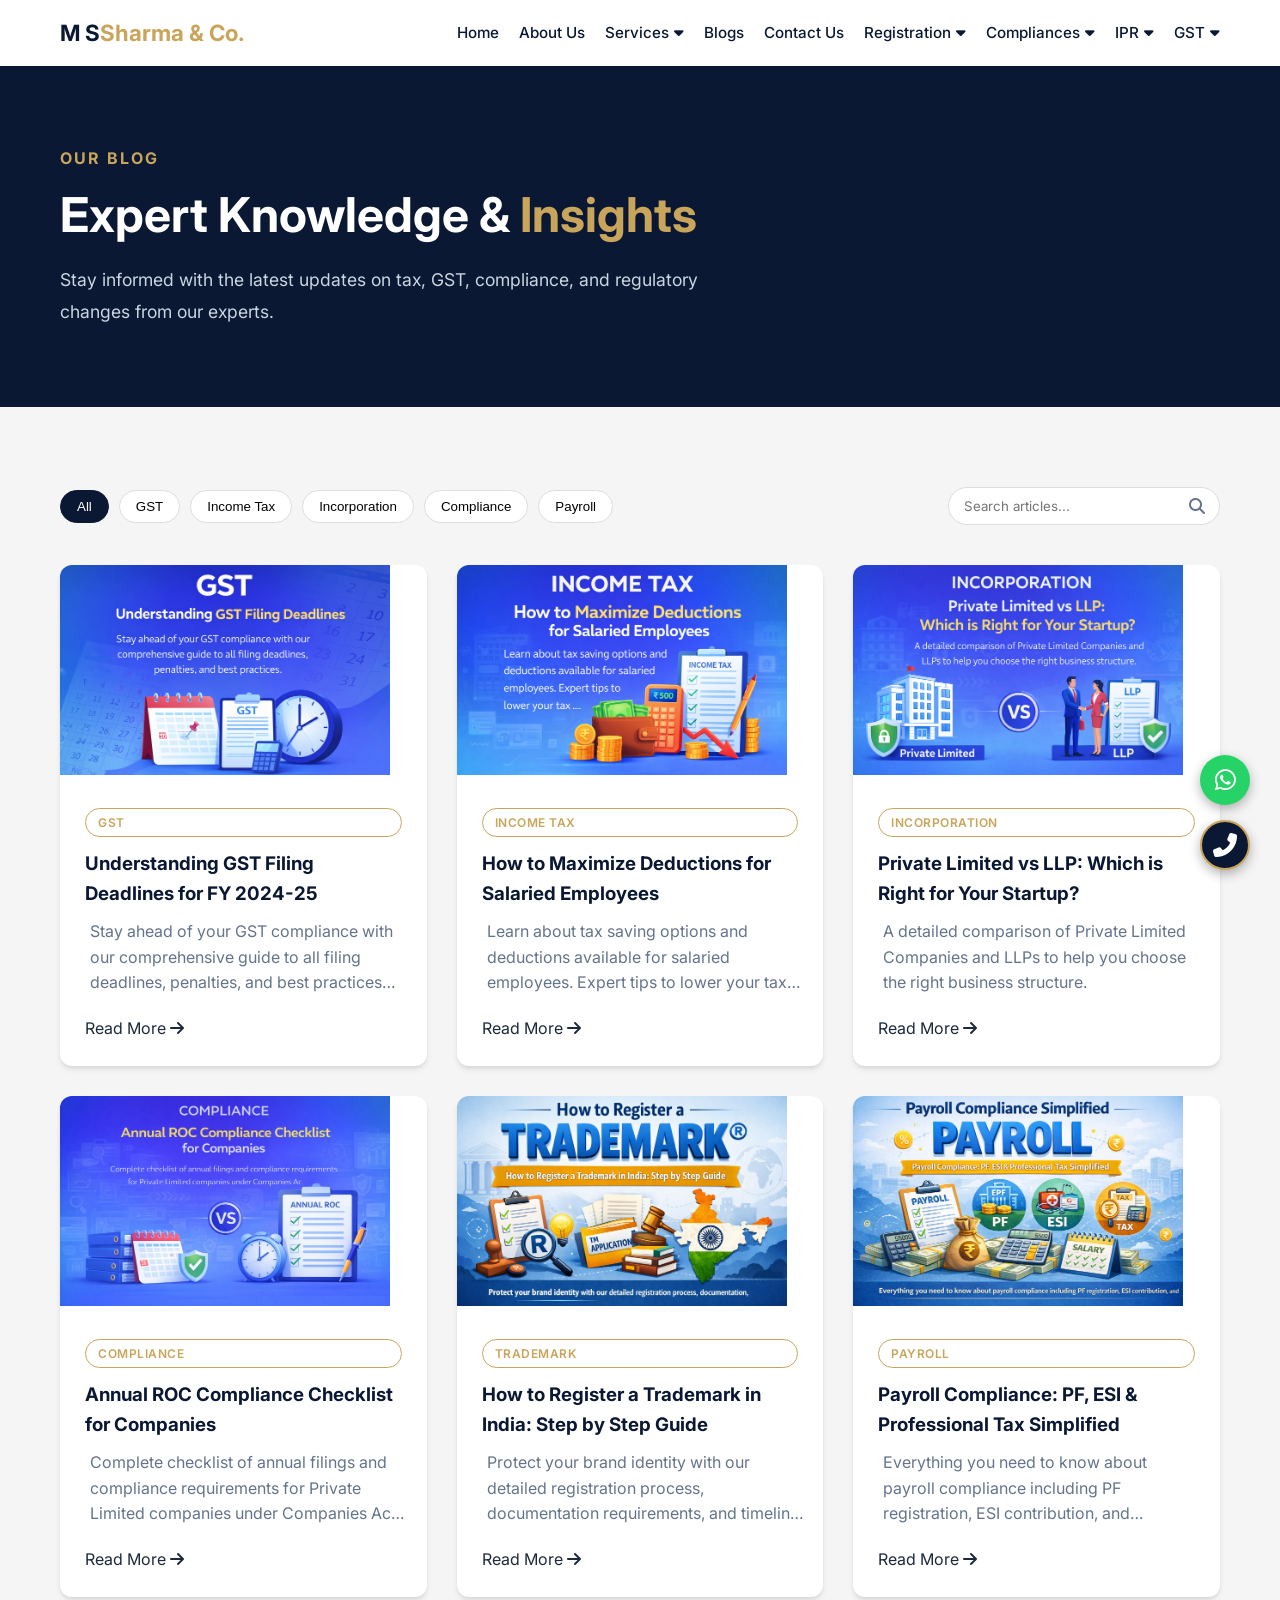
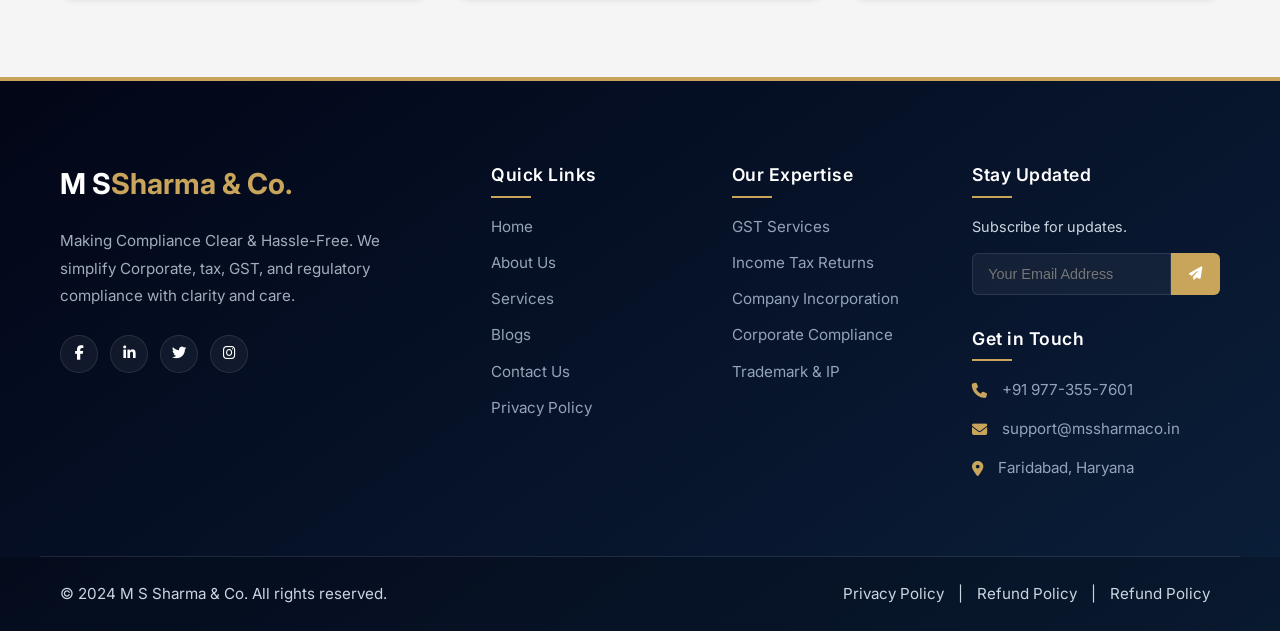
<file: blogs.html>
<!DOCTYPE html>
<html lang="en">
<head>
    <meta charset="UTF-8">
    <meta name="viewport" content="width=device-width, initial-scale=1.0">
    <title>Insights & Blogs | M S Sharma & Co.</title>
    <meta name="description" content="Stay updated with the latest news and insights on GST, Income Tax, Corporate Law, and Business Compliance in India from our expert team.">
    <meta name="keywords" content="Tax Blog, GST Updates, Compliance News, Business Insights, Corporate Law Blog, Financial Tips">
    <link rel="stylesheet" href="style.css">
    <link rel="canonical" href="https://www.mssharmaco.in/blogs.html">
    <link rel="icon" href="favicon.ico" type="image/x-icon">
    <meta property="og:title" content="Insights & Blogs | M S Sharma & Co.">
    <meta property="og:description" content="Stay updated with the latest news and insights on GST, Income Tax, and Corporate Law.">
    <link href="https://fonts.googleapis.com/css2?family=Inter:wght@300;400;500;600;700&display=swap" rel="stylesheet">
    <link rel="stylesheet" href="https://cdnjs.cloudflare.com/ajax/libs/font-awesome/6.4.0/css/all.min.css">
</head>
<body>

    <nav class="navbar">
        <div class="container nav-container">
            <a href="index.html" class="logo">M S<span>Sharma & Co.</span></a>
            <button class="menu-toggle" aria-label="Toggle Navigation"><i class="fas fa-bars"></i></button>
            <ul class="nav-links">
                <li><a href="index.html">Home</a></li>
                <li><a href="about.html">About Us</a></li>
                <li class="dropdown">
                    <a href="services.html" class="dropbtn">Services <i class="fas fa-caret-down"></i></a>
                    <div class="dropdown-content">
                        <a href="services.html">GST Registrations & Filings</a>
                        <a href="services.html">Income Tax Returns and Advisory</a>
                        <a href="services.html">Company/LLP Incorporations & Filings</a>
                        <a href="services.html">Corporate Compliance & Return Management</a>
                        <a href="services.html">Bookkeeping, Payroll, and Advisory Services</a>
                    </div>
                </li>
                <li><a href="blogs.html" class="active">Blogs</a></li>
                <li><a href="contact.html">Contact Us</a></li>
                <li class="dropdown">
                    <a href="#" class="dropbtn">Registration <i class="fas fa-caret-down"></i></a>
                    <div class="dropdown-content scrollable">
                        <div class="dropdown-header">Company Registration</div>
                        <a href="services.html">Private Limited Company Registration</a>
                        <a href="services.html">LLP Registration</a>
                        <a href="services.html">Public Limited Company Registration</a>
                        <a href="services.html">Partnership Firm Registration</a>
                        <a href="services.html">NGO Registration</a>
                        <a href="services.html">Trust Registration</a>
                        <a href="services.html">Sole Proprietorship Registration</a>
                        <a href="services.html">OPC Registration</a>
                        <a href="services.html">Society Registration</a>
                        <a href="services.html">Startup India Registration</a>
                        <a href="services.html">Producer Company Registration</a>
                        <a href="services.html">Wordmark Registration</a>
                        <a href="services.html">Virtual Office</a>
                        <a href="services.html">Nidhi Company Registration</a>
                        <a href="services.html">Section 8 Company Registration</a>
                        <a href="services.html">Shop And Establishment Registration</a>
                        <a href="services.html">12A And 80G Registration</a>
                        <a href="services.html">Darpan Registration</a>
                        <a href="services.html">FCRA Registration</a>
                        <a href="services.html">IEC Registration</a>
                        <div class="dropdown-header">Government Registrations</div>
                        <a href="services.html">GST Registration</a>
                        <a href="services.html">FSSAI Registration</a>
                        <a href="services.html">FSSAI State License</a>
                        <a href="services.html">FSSAI Central License</a>
                        <a href="services.html">Basic FSSAI Registration Renewal</a>
                        <a href="services.html">BIS Registration</a>
                        <a href="services.html">ISO Registration</a>
                        <a href="services.html">Trade License</a>
                        <a href="services.html">Gumasta License</a>
                        <a href="services.html">Digital Signature Certificate</a>
                        <a href="services.html">Udyam (MSME) Registration</a>
                        <a href="services.html">Professional Tax Registration</a>
                    </div>
                </li>
                 <li class="dropdown">
                    <a href="#" class="dropbtn">Compliances <i class="fas fa-caret-down"></i></a>
                    <div class="dropdown-content scrollable">
                        <div class="dropdown-header">Company Compliance</div>
                        <a href="services.html">LLP Annual Compliance</a>
                        <a href="services.html">Annual Compliance for Private Limited Company</a>
                         <div class="dropdown-header">Registration</div>
                        <a href="services.html">MSME Registration</a>
                        <a href="services.html">EPF Registration</a>
                         <a href="services.html">Shop &amp; Establishment Registration</a>
                         <div class="dropdown-header">Services</div>
                        <a href="services.html">Book Keeping and Accounting Services</a>
                         <div class="dropdown-header">Changes</div>
                        <a href="services.html">Change Pvt Ltd Company Name</a>
                        <a href="services.html">Close Pvt Ltd Company</a>
                         <div class="dropdown-header">Director Related</div>
                        <a href="services.html">Director Appointment</a>
                        <a href="services.html">Change of Auditor</a>
                         <div class="dropdown-header">Event Based Compliance</div>
                        <a href="services.html">Winding Up of A Company</a>
                        <a href="services.html">Increase Authorized Capital</a>
                        <a href="services.html">Change in Registered Office</a>
                        <a href="services.html">Change in Object Clause</a>
                         <div class="dropdown-header">Director</div>
                        <a href="services.html">Director Appointment</a>
                        <a href="services.html">Removal of Director</a>
                        <a href="services.html">Change in Director</a>
                        <a href="services.html">Add Designated Partner</a>
                        <a href="services.html">Director Resignation</a>
                         <div class="dropdown-header">Other</div>
                        <a href="services.html">DIR-3 KYC for Director</a>
                        <a href="services.html">Transfer of Shares</a>
                        <a href="services.html">Issue of Shares</a>
                        
                        
                        
                        
                        
                    </div>
                </li>

                <li class="dropdown">
                    <a href="ipr.html" class="dropbtn">IPR <i class="fas fa-caret-down"></i></a>
                    <div class="dropdown-content scrollable">
                        <div class="dropdown-header">Trademark Services</div>
                        <a href="ipr.html">Trademark Registration</a>
                        <a href="ipr.html">International Trademark Registration</a>
                        <a href="ipr.html">Trademark Renewal</a>
                        <a href="ipr.html">Trademark Rectification</a>
                        <a href="ipr.html">Trademark Objection</a>
                        <a href="ipr.html">Trademark Opposition</a>
                        <a href="ipr.html">Trademark Hearing</a>
                        <a href="ipr.html">Trademark Infringement</a>
                        <div class="dropdown-header">Other IPR Services</div>
                        <a href="ipr.html">Copyright Registration</a>
                        <a href="ipr.html">Patent Registration</a>
                        <a href="ipr.html">Design Registration</a>
                    </div>
                </li>
                <li class="dropdown">
                    <a href="gst.html" class="dropbtn">GST <i class="fas fa-caret-down"></i></a>
                    <div class="dropdown-content scrollable">
                        <div class="dropdown-header">GST Services</div>
                        <a href="gst.html">GST Registration</a>
                        <a href="gst.html">GST Return Filing</a>
                        <a href="gst.html">GSTR-9 Annual Return</a>
                        <a href="gst.html">Cancel GST Registration</a>
                        <a href="gst.html">GST E-Invoicing</a>
                        <a href="gst.html">E-Way Bill Registration</a>
                        <a href="gst.html">Input Tax Credit (ITC)</a>
                        <a href="gst.html">GST Advisory</a>
                        <a href="gst.html">GST Refund</a>
                    </div>
                </li>
            </ul>
        </div>
    </nav>

    <header class="page-hero">
        <div class="container">
            <span class="about-label">OUR BLOG</span>
            <h1>Expert Knowledge & <span>Insights</span></h1>
            <p>Stay informed with the latest updates on tax, GST, compliance, and regulatory changes from our experts.</p>
        </div>
    </header>

    <main>
    <section class="section blog-page-section" id="main-content">
        <div class="container">
            <!-- Blog Filter/Search Bar -->
            <div class="blog-toolbar">
                <div class="filter-buttons">
                    <button type="button" class="filter-btn active" data-filter="all">All</button>
                    <button type="button" class="filter-btn" data-filter="GST">GST</button>
                    <button type="button" class="filter-btn" data-filter="INCOME TAX">Income Tax</button>
                    <button type="button" class="filter-btn" data-filter="INCORPORATION">Incorporation</button>
                    <button type="button" class="filter-btn" data-filter="COMPLIANCE">Compliance</button>
                    <button type="button" class="filter-btn" data-filter="PAYROLL">Payroll</button>
                </div>
                <div class="search-container">
                    <input type="text" id="blogSearch" placeholder="Search articles..." aria-label="Search Blog Posts">
                    <i class="fas fa-search"></i>
                </div>
            </div>

            <div class="blog-grid">
                <!-- Blog 1: GST -->
                <article class="blog-card" data-category="GST">
                    <a href="blog-post-detail.html" class="blog-image-link">
                        <img src="1.png" alt="Understanding GST Filing Deadlines">
                    </a>
                    <div class="blog-content">
                        <span class="blog-category">GST</span>
                        <h3>Understanding GST Filing Deadlines for FY 2024-25</h3>
                        <p>Stay ahead of your GST compliance with our comprehensive guide to all filing deadlines, penalties, and best practices for timely filing.</p>
                        <a href="blog-post-detail.html" class="read-more">Read More <i class="fas fa-arrow-right"></i></a>
                    </div>
                </article>
                <!-- Blog 2: INCOME TAX -->
                <article class="blog-card" data-category="INCOME TAX">
                    <a href="blog-post-detail.html" class="blog-image-link">
                        <img src="2.png" alt="How to Maximize Deductions">
                    </a>
                    <div class="blog-content">
                        <span class="blog-category">INCOME TAX</span>
                        <h3>How to Maximize Deductions for Salaried Employees</h3>
                        <p>Learn about tax saving options and deductions available for salaried employees. Expert tips to lower your tax liability legally.</p>
                        <a href="blog-post-detail.html" class="read-more">Read More <i class="fas fa-arrow-right"></i></a>
                    </div>
                </article>
                <!-- Blog 3: INCORPORATION -->
                <article class="blog-card" data-category="INCORPORATION">
                    <a href="blog-post-detail.html" class="blog-image-link">
                        <img src="3.png" alt="Private Limited vs LLP">
                    </a>
                    <div class="blog-content">
                        <span class="blog-category">INCORPORATION</span>
                        <h3>Private Limited vs LLP: Which is Right for Your Startup?</h3>
                        <p>A detailed comparison of Private Limited Companies and LLPs to help you choose the right business structure.</p>
                        <a href="blog-post-detail.html" class="read-more">Read More <i class="fas fa-arrow-right"></i></a>
                    </div>
                </article>
                <!-- Blog 4: COMPLIANCE -->
                <article class="blog-card" data-category="COMPLIANCE">
                    <a href="blog-post-detail.html" class="blog-image-link">
                        <img src="4.png" alt="Annual ROC Compliance Checklist">
                    </a>
                    <div class="blog-content">
                        <span class="blog-category">COMPLIANCE</span>
                        <h3>Annual ROC Compliance Checklist for Companies</h3>
                        <p>Complete checklist of annual filings and compliance requirements for Private Limited companies under Companies Act 2013.</p>
                        <a href="blog-post-detail.html" class="read-more">Read More <i class="fas fa-arrow-right"></i></a>
                    </div>
                </article>
                <!-- Blog 5: TRADEMARK -->
                <article class="blog-card" data-category="TRADEMARK">
                    <a href="blog-post-detail.html" class="blog-image-link">
                        <img src="5.png" alt="How to Register a Trademark">
                    </a>
                    <div class="blog-content">
                        <span class="blog-category">TRADEMARK</span>
                        <h3>How to Register a Trademark in India: Step by Step Guide</h3>
                        <p>Protect your brand identity with our detailed registration process, documentation requirements, and timeline for registration.</p>
                        <a href="blog-post-detail.html" class="read-more">Read More <i class="fas fa-arrow-right"></i></a>
                    </div>
                </article>
                <!-- Blog 6: PAYROLL -->
                <article class="blog-card" data-category="PAYROLL">
                    <a href="blog-post-detail.html" class="blog-image-link">
                        <img src="6.png" alt="Payroll Compliance Simplified">
                    </a>
                    <div class="blog-content">
                        <span class="blog-category">PAYROLL</span>
                        <h3>Payroll Compliance: PF, ESI & Professional Tax Simplified</h3>
                        <p>Everything you need to know about payroll compliance including PF registration, ESI contribution, and professional tax requirements.</p>
                        <a href="blog-post-detail.html" class="read-more">Read More <i class="fas fa-arrow-right"></i></a>
                    </div>
                </article>
            </div>
        </div>
    </section>
    </main>

    <footer class="footer">
        <div class="container footer-grid">
            <div class="footer-col footer-brand">
                <a href="index.html" class="footer-logo">M S<span>Sharma & Co.</span></a>
                <p>Making Compliance Clear & Hassle-Free. We simplify Corporate, tax, GST, and regulatory compliance with clarity and care.</p>
                <div class="footer-social">
                    <a href="#"><i class="fab fa-facebook-f"></i></a>
                    <a href="#"><i class="fab fa-linkedin-in"></i></a>
                    <a href="#"><i class="fab fa-twitter"></i></a>
                    <a href="#"><i class="fab fa-instagram"></i></a>
                </div>
            </div>
            <div class="footer-col">
                <h4>Quick Links</h4>
                <ul class="footer-links">
                    <li><a href="index.html">Home</a></li>
                    <li><a href="about.html">About Us</a></li>
                    <li><a href="services.html">Services</a></li>
                    <li><a href="blogs.html">Blogs</a></li>
                    <li><a href="contact.html">Contact Us</a></li>
                    <li><a href="privacy-policy.html">Privacy Policy</a></li>
                </ul>
            </div>
            <div class="footer-col">
                <h4>Our Expertise</h4>
                <ul class="footer-links">
                    <li><a href="gst.html">GST Services</a></li>
                    <li><a href="services.html">Income Tax Returns</a></li>
                    <li><a href="services.html">Company Incorporation</a></li>
                    <li><a href="services.html">Corporate Compliance</a></li>
                    <li><a href="ipr.html">Trademark & IP</a></li>
                </ul>
            </div>
            <div class="footer-col">
                <h4>Stay Updated</h4>
                <p style="margin-bottom: 15px; font-size: 0.9rem;">Subscribe for updates.</p>
                <form class="newsletter-form">
                    <div class="newsletter-group">
                        <input type="email" placeholder="Your Email Address" required>
                        <button type="submit"><i class="fas fa-paper-plane"></i></button>
                    </div>
                </form>
                <h4>Get in Touch</h4>
                <ul class="footer-contact-info">
                    <li><i class="fas fa-phone-alt"></i> +91 977-355-7601</li>
                    <li><i class="fas fa-envelope"></i> support@mssharmaco.in</li>
                    <li><i class="fas fa-map-marker-alt"></i> Faridabad, Haryana</li>
                </ul>
            </div>
        </div>
        <div class="footer-bottom">
            <div class="container bottom-flex">
                <p>&copy; 2024 M S Sharma & Co. All rights reserved.</p>
                <div class="legal-links">
                    <a href="privacy-policy.html">Privacy Policy</a>
                    <span>|</span>
                    <a href="refund-policy.html">Refund Policy</a>
                    <span>|</span>
                    <a href="#">Refund Policy</a>
                </div>
            </div>
        </div>
    </footer>

    <script src="script.js"></script>
</body>
</html>
</file>
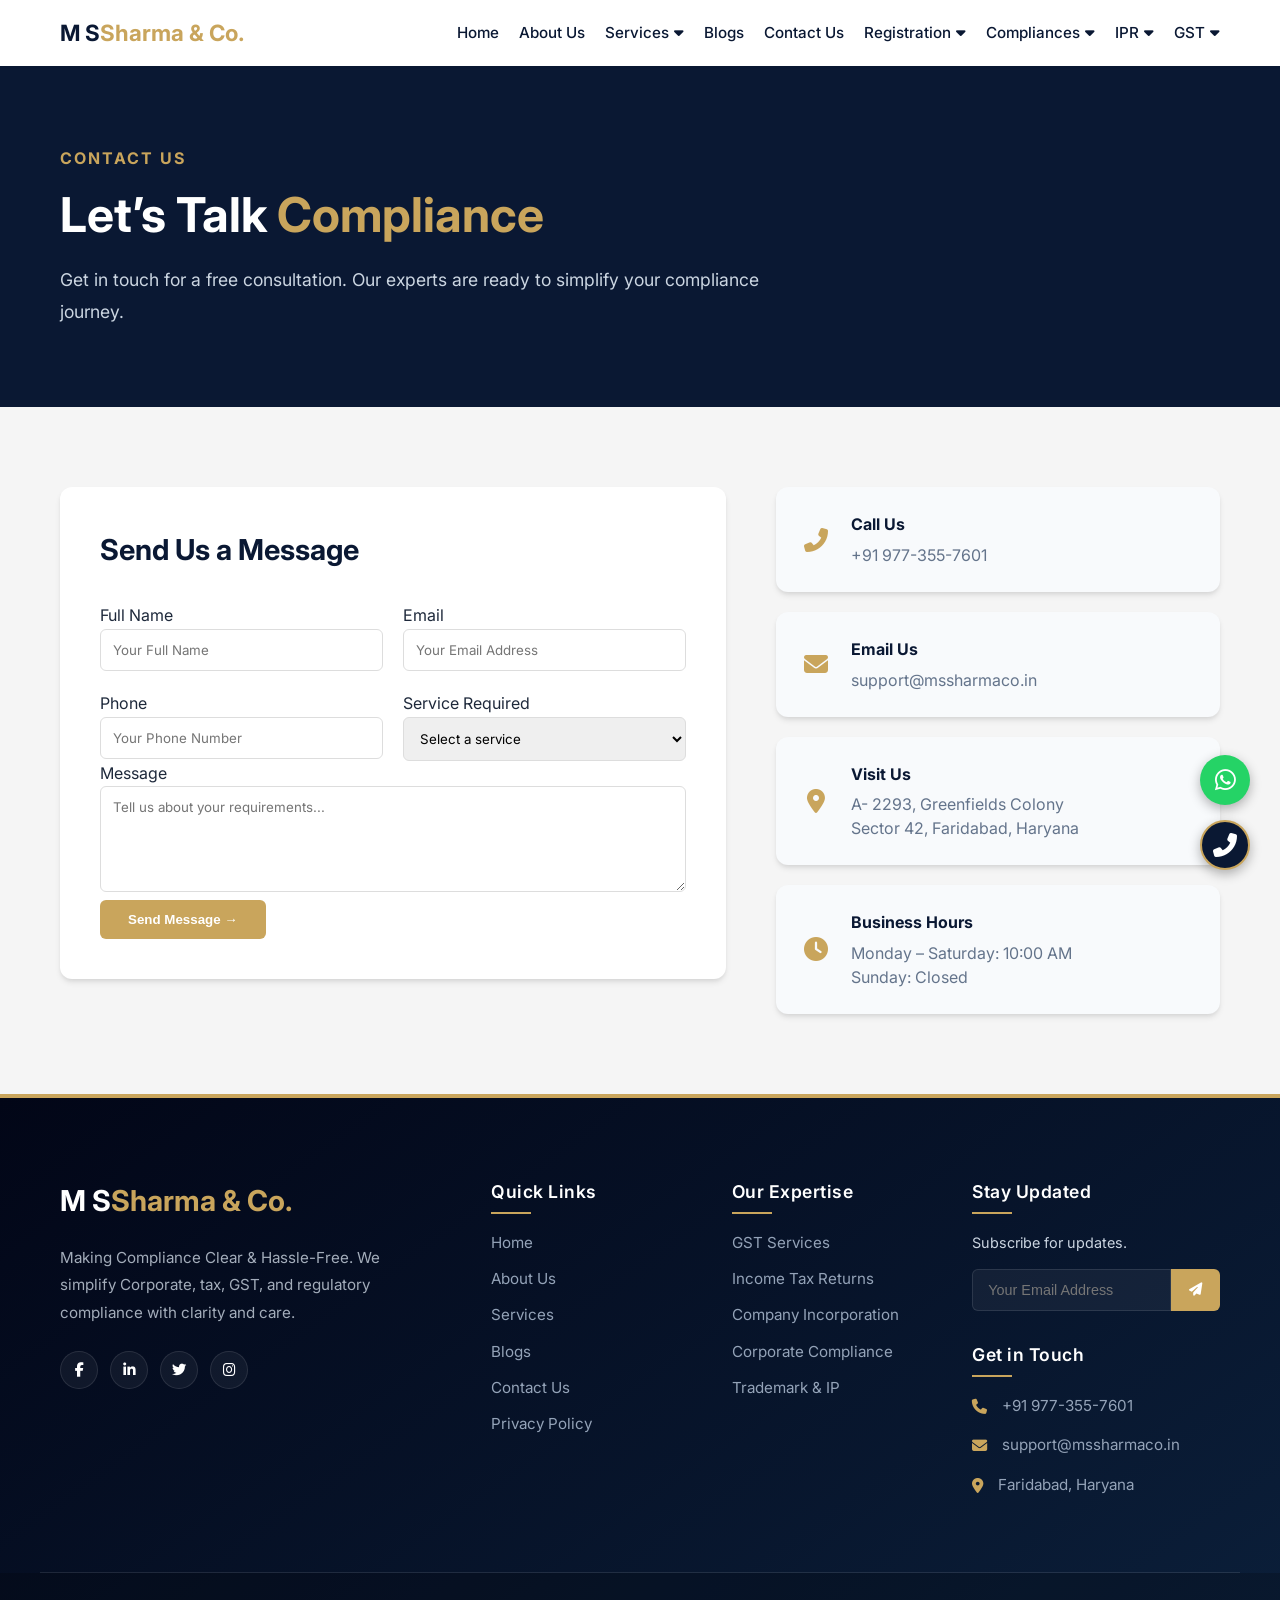
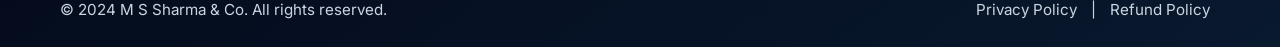
<file: contact.html>
<!DOCTYPE html>
<html lang="en">
<head>
    <meta charset="UTF-8">
    <meta name="viewport" content="width=device-width, initial-scale=1.0">
    <title>Contact Us | M S Sharma & Co.</title>
    <meta name="description" content="Get in touch with M S Sharma & Co. for a free consultation on GST, Tax, and Corporate Compliance. Call us or visit our office in Faridabad.">
    <meta name="keywords" content="Contact CA Firm, Legal Consultation, Business Compliance Support, Tax Consultant Contact">
    <link rel="stylesheet" href="style.css">
    <link rel="canonical" href="https://www.mssharmaco.in/contact.html">
    <link rel="icon" href="favicon.ico" type="image/x-icon">

    <meta property="og:title" content="Contact Us | M S Sharma & Co.">
    <meta property="og:description" content="Get in touch with M S Sharma & Co. for a free consultation on GST, Tax, and Corporate Compliance.">
    <meta property="og:url" content="https://www.mssharmaco.in/contact.html">

    <link href="https://fonts.googleapis.com/css2?family=Inter:wght@300;400;500;600;700&display=swap" rel="stylesheet">
    <link rel="stylesheet" href="https://cdnjs.cloudflare.com/ajax/libs/font-awesome/6.4.0/css/all.min.css">
    <script type="application/ld+json">
    {
      "@context": "https://schema.org",
      "@type": "ContactPage",
      "mainEntity": {
        "@type": "AccountingService",
        "name": "M S Sharma & Co.",
        "telephone": "+919773557601",
        "email": "support@mssharmaco.in",
        "address": {
          "@type": "PostalAddress",
          "streetAddress": "A- 2293, Greenfields Colony, Sector 42",
          "addressLocality": "Faridabad",
          "addressRegion": "Haryana"
        }
      }
    }
    </script>
</head>
<body>

    <nav class="navbar">
        <div class="container nav-container">
            <a href="index.html" class="logo">M S<span>Sharma & Co.</span></a>
            <button class="menu-toggle" aria-label="Toggle Navigation"><i class="fas fa-bars"></i></button>
            <ul class="nav-links">
                <li><a href="index.html">Home</a></li>
                <li><a href="about.html">About Us</a></li>
                <li class="dropdown">
                    <a href="services.html" class="dropbtn">Services <i class="fas fa-caret-down"></i></a>
                    <div class="dropdown-content">
                        <a href="services.html">GST Registrations & Filings</a>
                        <a href="services.html">Income Tax Returns and Advisory</a>
                        <a href="services.html">Company/LLP Incorporations & Filings</a>
                        <a href="services.html">Corporate Compliance & Return Management</a>
                        <a href="services.html">Bookkeeping, Payroll, and Advisory Services</a>
                    </div>
                </li>
                <li><a href="blogs.html">Blogs</a></li>
                <li><a href="contact.html" class="active">Contact Us</a></li>
                <li class="dropdown">
                    <a href="#" class="dropbtn">Registration <i class="fas fa-caret-down"></i></a>
                    <div class="dropdown-content scrollable">
                        <div class="dropdown-header">Company Registration</div>
                        <a href="services.html">Private Limited Company Registration</a>
                        <a href="services.html">LLP Registration</a>
                        <a href="services.html">Public Limited Company Registration</a>
                        <a href="services.html">Partnership Firm Registration</a>
                        <a href="services.html">NGO Registration</a>
                        <a href="services.html">Trust Registration</a>
                        <a href="services.html">Sole Proprietorship Registration</a>
                        <a href="services.html">OPC Registration</a>
                        <a href="services.html">Society Registration</a>
                        <a href="services.html">Startup India Registration</a>
                        <a href="services.html">Producer Company Registration</a>
                        <a href="services.html">Wordmark Registration</a>
                        <a href="services.html">Virtual Office</a>
                        <a href="services.html">Nidhi Company Registration</a>
                        <a href="services.html">Section 8 Company Registration</a>
                        <a href="services.html">Shop And Establishment Registration</a>
                        <a href="services.html">12A And 80G Registration</a>
                        <a href="services.html">Darpan Registration</a>
                        <a href="services.html">FCRA Registration</a>
                        <a href="services.html">IEC Registration</a>
                        <div class="dropdown-header">Government Registrations</div>
                        <a href="services.html">GST Registration</a>
                        <a href="services.html">FSSAI Registration</a>
                        <a href="services.html">FSSAI State License</a>
                        <a href="services.html">FSSAI Central License</a>
                        <a href="services.html">Basic FSSAI Registration Renewal</a>
                        <a href="services.html">BIS Registration</a>
                        <a href="services.html">ISO Registration</a>
                        <a href="services.html">Trade License</a>
                        <a href="services.html">Gumasta License</a>
                        <a href="services.html">Digital Signature Certificate</a>
                        <a href="services.html">Udyam (MSME) Registration</a>
                        <a href="services.html">Professional Tax Registration</a>
                    </div>
                </li>
                 <li class="dropdown">
                    <a href="#" class="dropbtn">Compliances <i class="fas fa-caret-down"></i></a>
                    <div class="dropdown-content scrollable">
                        <div class="dropdown-header">Company Compliance</div>
                        <a href="services.html">LLP Annual Compliance</a>
                        <a href="services.html">Annual Compliance for Private Limited Company</a>
                         <div class="dropdown-header">Registration</div>
                        <a href="services.html">MSME Registration</a>
                        <a href="services.html">EPF Registration</a>
                         <a href="services.html">Shop &amp; Establishment Registration</a>
                         <div class="dropdown-header">Services</div>
                        <a href="services.html">Book Keeping and Accounting Services</a>
                         <div class="dropdown-header">Changes</div>
                        <a href="services.html">Change Pvt Ltd Company Name</a>
                        <a href="services.html">Close Pvt Ltd Company</a>
                         <div class="dropdown-header">Director Related</div>
                        <a href="services.html">Director Appointment</a>
                        <a href="services.html">Change of Auditor</a>
                         <div class="dropdown-header">Event Based Compliance</div>
                        <a href="services.html">Winding Up of A Company</a>
                        <a href="services.html">Increase Authorized Capital</a>
                        <a href="services.html">Change in Registered Office</a>
                        <a href="services.html">Change in Object Clause</a>
                         <div class="dropdown-header">Director</div>
                        <a href="services.html">Director Appointment</a>
                        <a href="services.html">Removal of Director</a>
                        <a href="services.html">Change in Director</a>
                        <a href="services.html">Add Designated Partner</a>
                        <a href="services.html">Director Resignation</a>
                         <div class="dropdown-header">Other</div>
                        <a href="services.html">DIR-3 KYC for Director</a>
                        <a href="services.html">Transfer of Shares</a>
                        <a href="services.html">Issue of Shares</a>
                        
                        
                        
                        
                        
                    </div>
                </li>

                <li class="dropdown">
                    <a href="ipr.html" class="dropbtn">IPR <i class="fas fa-caret-down"></i></a>
                    <div class="dropdown-content scrollable">
                        <div class="dropdown-header">Trademark Services</div>
                        <a href="ipr.html">Trademark Registration</a>
                        <a href="ipr.html">International Trademark Registration</a>
                        <a href="ipr.html">Trademark Renewal</a>
                        <a href="ipr.html">Trademark Rectification</a>
                        <a href="ipr.html">Trademark Objection</a>
                        <a href="ipr.html">Trademark Opposition</a>
                        <a href="ipr.html">Trademark Hearing</a>
                        <a href="ipr.html">Trademark Infringement</a>
                        <div class="dropdown-header">Other IPR Services</div>
                        <a href="ipr.html">Copyright Registration</a>
                        <a href="ipr.html">Patent Registration</a>
                        <a href="ipr.html">Design Registration</a>
                    </div>
                </li>
                <li class="dropdown">
                    <a href="gst.html" class="dropbtn">GST <i class="fas fa-caret-down"></i></a>
                    <div class="dropdown-content scrollable">
                        <div class="dropdown-header">GST Services</div>
                        <a href="gst.html">GST Registration</a>
                        <a href="gst.html">GST Return Filing</a>
                        <a href="gst.html">GSTR-9 Annual Return</a>
                        <a href="gst.html">Cancel GST Registration</a>
                        <a href="gst.html">GST E-Invoicing</a>
                        <a href="gst.html">E-Way Bill Registration</a>
                        <a href="gst.html">Input Tax Credit (ITC)</a>
                        <a href="gst.html">GST Advisory</a>
                        <a href="gst.html">GST Refund</a>
                    </div>
                </li>
            </ul>
        </div>
    </nav>

    <header class="page-hero">
        <div class="container">
            <span class="about-label">CONTACT US</span>
            <h1>Let’s Talk <span>Compliance</span></h1>
            <p>Get in touch for a free consultation. Our experts are ready to simplify your compliance journey.</p>
        </div>
    </header>

    <section class="section contact-section-page">
        <div class="container contact-container-grid">
            <!-- LEFT SIDE: CONTACT FORM CARD -->
            <form class="contact-form" id="contactForm" action="https://formspree.io/f/YOUR_FORM_ID" method="POST">
                <h3>Send Us a Message</h3>
                <div class="form-grid">
                    <div class="form-group">
                        <label for="name">Full Name</label>
                        <input type="text" id="name" name="name" placeholder="Your Full Name" required>
                    </div>
                    <div class="form-group">
                        <label for="email">Email</label>
                        <input type="email" id="email" name="email" placeholder="Your Email Address" required>
                    </div>
                    <div class="form-group">
                        <label for="phone">Phone</label>
                        <input type="text" id="phone" name="phone" placeholder="Your Phone Number">
                    </div>
                    <div class="form-group">
                        <label for="service">Service Required</label>
                        <select id="service" name="service" required>
                            <option value="">Select a service</option>
                            <option value="GST Services">GST Services</option>
                            <option value="Income Tax">Income Tax</option>
                            <option value="Company Registration">Company Registration</option>
                            <option value="Compliance">Compliance</option>
                            <option value="Payroll">Payroll</option>
                        </select>
                    </div>
                </div>
                <div class="form-group">
                    <label for="message">Message</label>
                    <textarea id="message" name="message" rows="5" placeholder="Tell us about your requirements..." required></textarea>
                </div>
                <button type="submit" class="btn-gold">Send Message &rarr;</button>
            </form>

            <!-- RIGHT SIDE: CONTACT INFO CARDS -->
            <div class="contact-info-stack">
                <!-- Card 1: Call Us -->
                <div class="info-card">
                    <i class="fas fa-phone-alt"></i>
                    <div class="info-content">
                        <h4>Call Us</h4>
                        <p>+91 977-355-7601</p>
                    </div>
                </div>
                <!-- Card 2: Email Us -->
                <div class="info-card">
                    <i class="fas fa-envelope"></i>
                    <div class="info-content">
                        <h4>Email Us</h4>
                        <p><a href="mailto:support@mssharmaco.in">support@mssharmaco.in</a></p>
                    </div>
                </div>
                <!-- Card 3: Visit Us -->
                <div class="info-card">
                    <i class="fas fa-map-marker-alt"></i>
                    <div class="info-content">
                        <h4>Visit Us</h4>
                        <p>A- 2293, Greenfields Colony<br>Sector 42, Faridabad, Haryana</p>
                    </div>
                </div>
                <!-- Card 4: Business Hours -->
                <div class="info-card">
                    <i class="fas fa-clock"></i>
                    <div class="info-content">
                        <h4>Business Hours</h4>
                        <p>Monday – Saturday: 10:00 AM<br>Sunday: Closed</p>
                    </div>
                </div>
            </div>
        </div>
    </section>

    <footer class="footer">
        <div class="container footer-grid">
            <div class="footer-col footer-brand">
                <a href="index.html" class="footer-logo">M S<span>Sharma & Co.</span></a>
                <p>Making Compliance Clear & Hassle-Free. We simplify Corporate, tax, GST, and regulatory compliance with clarity and care.</p>
                <div class="footer-social">
                    <a href="#"><i class="fab fa-facebook-f"></i></a>
                    <a href="#"><i class="fab fa-linkedin-in"></i></a>
                    <a href="#"><i class="fab fa-twitter"></i></a>
                    <a href="#"><i class="fab fa-instagram"></i></a>
                </div>
            </div>
            <div class="footer-col">
                <h4>Quick Links</h4>
                <ul class="footer-links">
                    <li><a href="index.html">Home</a></li>
                    <li><a href="about.html">About Us</a></li>
                    <li><a href="services.html">Services</a></li>
                    <li><a href="blogs.html">Blogs</a></li>
                    <li><a href="contact.html">Contact Us</a></li>
                    <li><a href="privacy-policy.html">Privacy Policy</a></li>
                </ul>
            </div>
            <div class="footer-col">
                <h4>Our Expertise</h4>
                <ul class="footer-links">
                    <li><a href="gst.html">GST Services</a></li>
                    <li><a href="services.html">Income Tax Returns</a></li>
                    <li><a href="services.html">Company Incorporation</a></li>
                    <li><a href="services.html">Corporate Compliance</a></li>
                    <li><a href="ipr.html">Trademark & IP</a></li>
                </ul>
            </div>
            <div class="footer-col">
                <h4>Stay Updated</h4>
                <p style="margin-bottom: 15px; font-size: 0.9rem;">Subscribe for updates.</p>
                <form class="newsletter-form">
                    <div class="newsletter-group">
                        <input type="email" placeholder="Your Email Address" required>
                        <button type="submit"><i class="fas fa-paper-plane"></i></button>
                    </div>
                </form>
                <h4>Get in Touch</h4>
                <ul class="footer-contact-info">
                    <li><i class="fas fa-phone-alt"></i> +91 977-355-7601</li>
                    <li><i class="fas fa-envelope"></i> support@mssharmaco.in</li>
                    <li><i class="fas fa-map-marker-alt"></i> Faridabad, Haryana</li>
                </ul>
            </div>
        </div>
        <div class="footer-bottom">
            <div class="container bottom-flex">
                <p>&copy; 2024 M S Sharma & Co. All rights reserved.</p>
                <div class="legal-links">
                    <a href="privacy-policy.html">Privacy Policy</a>
                    <span>|</span>
                    <a href="refund-policy.html">Refund Policy</a>
                </div>
            </div>
        </div>
    </footer>

    <script src="script.js"></script>
</body>
</html>
</file>
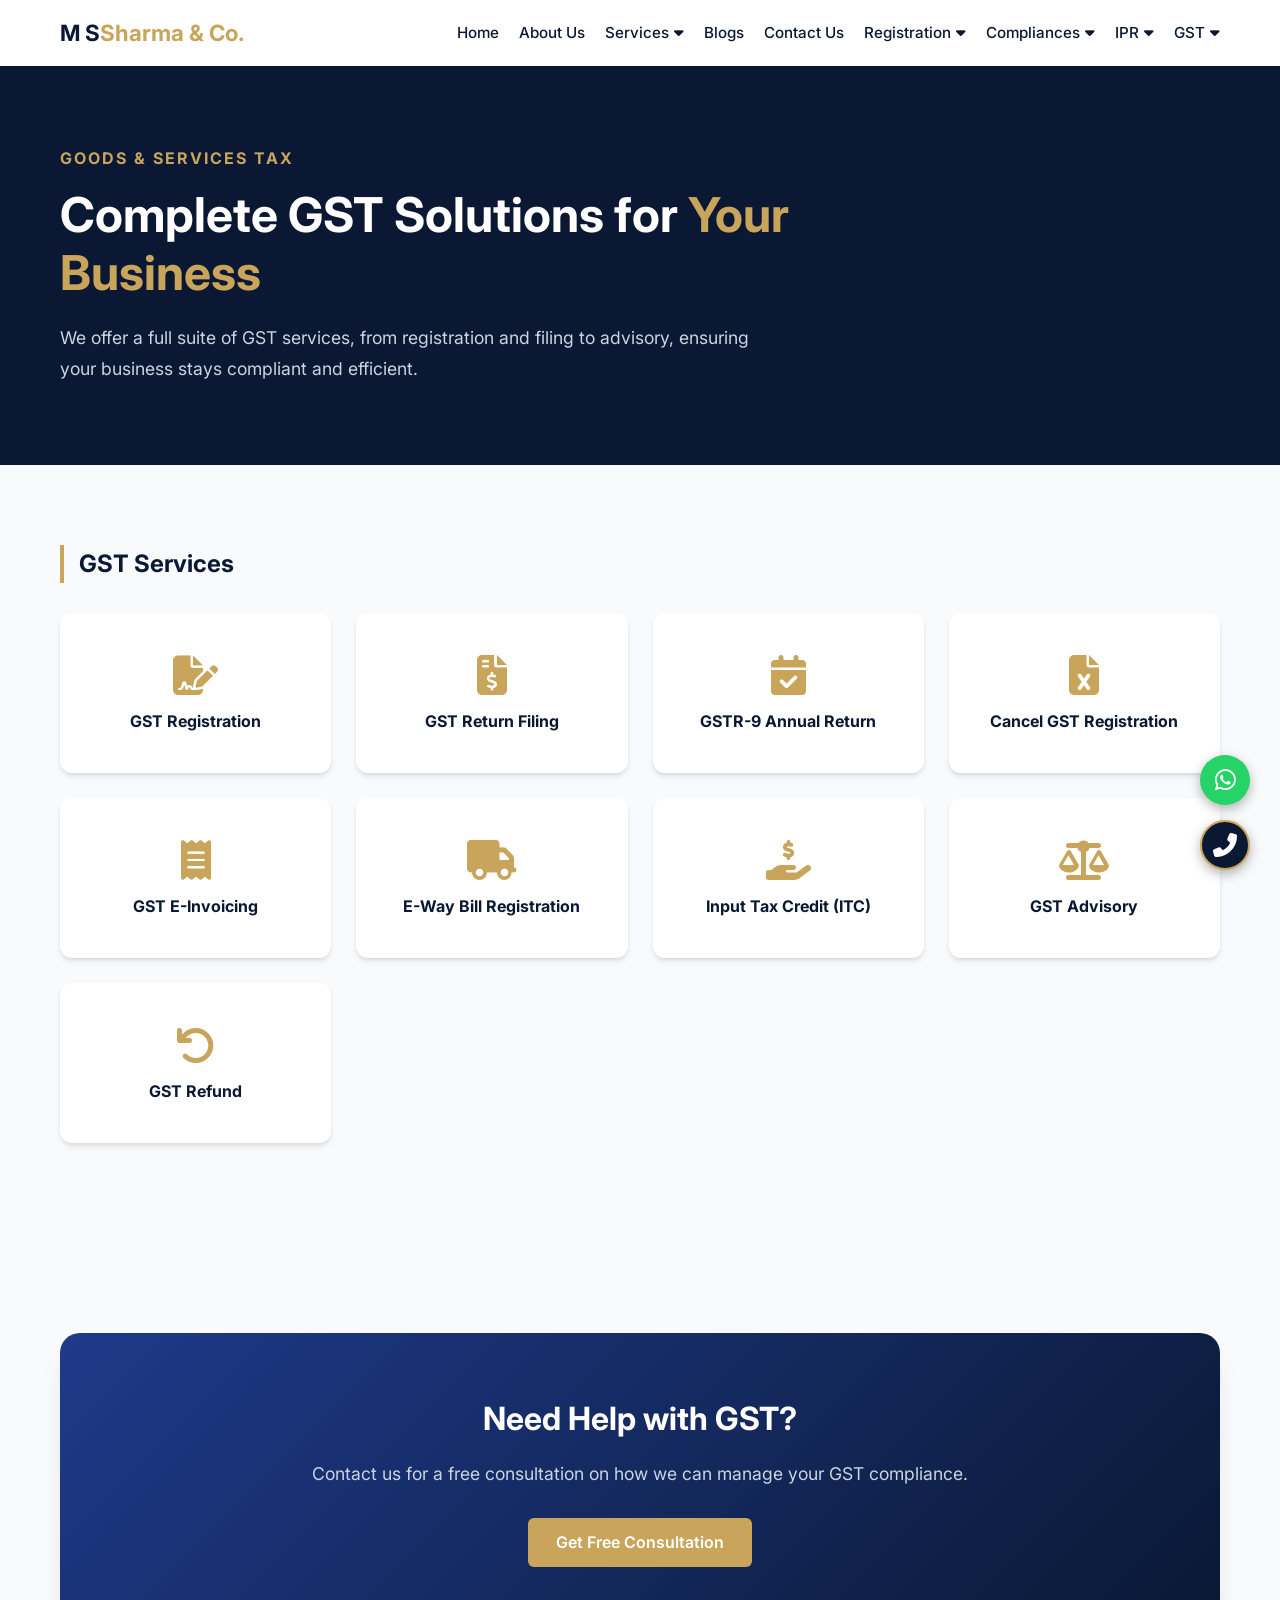
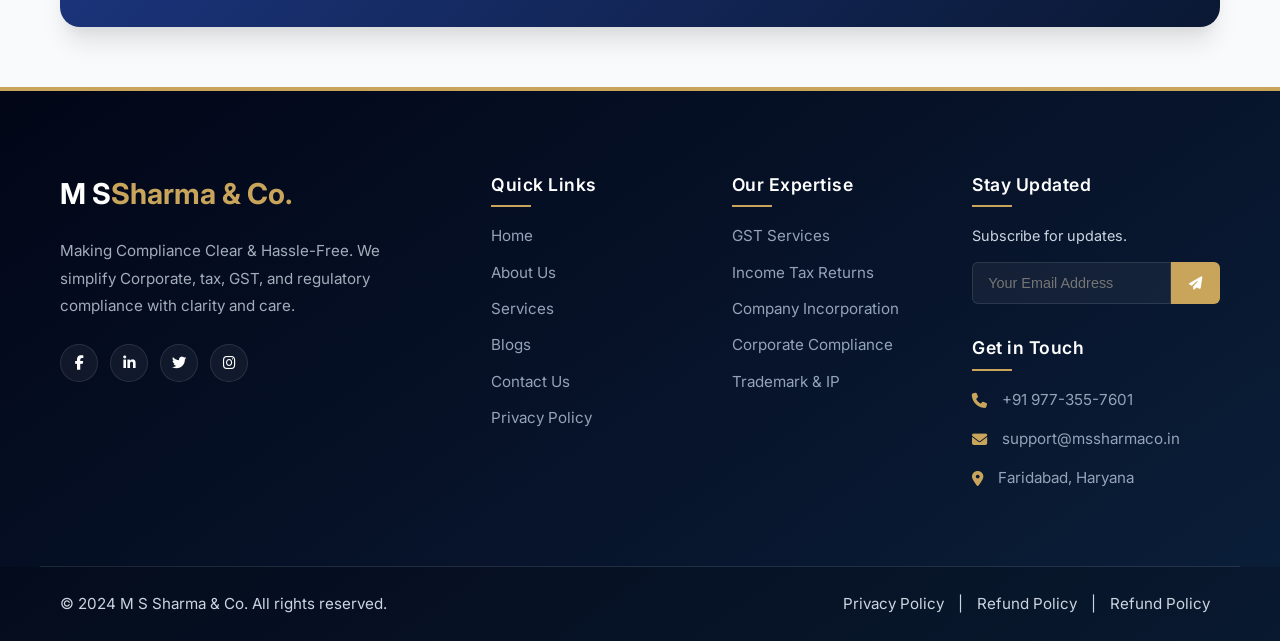
<file: gst.html>
<!DOCTYPE html>
<html lang="en">
<head>
    <meta charset="UTF-8">
    <meta name="viewport" content="width=device-width, initial-scale=1.0">
    <title>GST Services | M S Sharma & Co.</title>
    <meta name="description" content="Expert GST services including Registration, Monthly Return Filing, GSTR-9 Annual Return, E-Invoicing, and GST Advisory. Ensure 100% compliance with M S Sharma & Co.">
    <meta name="keywords" content="GST Registration, GST Return Filing, GSTR-9, GST Refund, E-Way Bill, GST Advisory, GST Practitioner, GST Compliance">
    <link rel="stylesheet" href="style.css">
    <link rel="canonical" href="https://www.mssharmaco.in/gst.html">
    <link rel="icon" href="favicon.ico" type="image/x-icon">

    <!-- Open Graph -->
    <meta property="og:type" content="website">
    <meta property="og:url" content="https://www.mssharmaco.in/gst.html">
    <meta property="og:title" content="GST Services | M S Sharma & Co.">
    <meta property="og:description" content="Expert GST services including Registration, Return Filing, and Advisory.">

    <!-- Twitter -->
    <meta property="twitter:card" content="summary_large_image">
    <meta property="twitter:title" content="GST Services | M S Sharma & Co.">
    <meta property="twitter:description" content="Expert GST services including Registration, Return Filing, and Advisory.">

    <link href="https://fonts.googleapis.com/css2?family=Inter:wght@300;400;500;600;700&display=swap" rel="stylesheet">
    <link rel="stylesheet" href="https://cdnjs.cloudflare.com/ajax/libs/font-awesome/6.4.0/css/all.min.css">
    <script type="application/ld+json">
    {
      "@context": "https://schema.org",
      "@type": "Service",
      "serviceType": "GST Compliance",
      "provider": {
        "@type": "AccountingService",
        "name": "M S Sharma & Co."
      },
      "description": "Complete GST registration, filing, and advisory services."
    }
    </script>
</head>
<body>

    <nav class="navbar">
        <div class="container nav-container">
            <a href="index.html" class="logo">M S<span>Sharma & Co.</span></a>
            <button class="menu-toggle" aria-label="Toggle Navigation"><i class="fas fa-bars"></i></button>
            <ul class="nav-links">
                <li><a href="index.html">Home</a></li>
                <li><a href="about.html">About Us</a></li>
                <li class="dropdown">
                    <a href="services.html" class="dropbtn">Services <i class="fas fa-caret-down"></i></a>
                    <div class="dropdown-content">
                        <a href="services.html#gst">GST Registrations & Filings</a>
                        <a href="services.html#tax">Income Tax Returns and Advisory</a>
                        <a href="services.html#incorporation">Company/LLP Incorporations & Filings</a>
                        <a href="services.html#compliance">Corporate Compliance & Return Management</a>
                        <a href="services.html#payroll">Bookkeeping, Payroll, and Advisory Services</a>
                    </div>
                </li>
                <li><a href="blogs.html">Blogs</a></li>
                <li><a href="contact.html">Contact Us</a></li>
                <li class="dropdown">
                    <a href="#" class="dropbtn">Registration <i class="fas fa-caret-down"></i></a>
                    <div class="dropdown-content scrollable">
                        <div class="dropdown-header">Company Registration</div>
                        <a href="services.html">Private Limited Company Registration</a>
                        <a href="services.html">LLP Registration</a>
                        <a href="services.html">Public Limited Company Registration</a>
                        <a href="services.html">Partnership Firm Registration</a>
                        <a href="services.html">NGO Registration</a>
                        <a href="services.html">Trust Registration</a>
                        <a href="services.html">Sole Proprietorship Registration</a>
                        <a href="services.html">OPC Registration</a>
                        <a href="services.html">Society Registration</a>
                        <a href="services.html">Startup India Registration</a>
                        <a href="services.html">Producer Company Registration</a>
                        <a href="services.html">Wordmark Registration</a>
                        <a href="services.html">Virtual Office</a>
                        <a href="services.html">Nidhi Company Registration</a>
                        <a href="services.html">Section 8 Company Registration</a>
                        <a href="services.html">Shop And Establishment Registration</a>
                        <a href="services.html">12A And 80G Registration</a>
                        <a href="services.html">Darpan Registration</a>
                        <a href="services.html">FCRA Registration</a>
                        <a href="services.html">IEC Registration</a>
                        <div class="dropdown-header">Government Registrations</div>
                        <a href="services.html">GST Registration</a>
                        <a href="services.html">FSSAI Registration</a>
                        <a href="services.html">FSSAI State License</a>
                        <a href="services.html">FSSAI Central License</a>
                        <a href="services.html">Basic FSSAI Registration Renewal</a>
                        <a href="services.html">BIS Registration</a>
                        <a href="services.html">ISO Registration</a>
                        <a href="services.html">Trade License</a>
                        <a href="services.html">Gumasta License</a>
                        <a href="services.html">Digital Signature Certificate</a>
                        <a href="services.html">Udyam (MSME) Registration</a>
                        <a href="services.html">Professional Tax Registration</a>
                    </div>
                </li>
                 <li class="dropdown">
                    <a href="#" class="dropbtn">Compliances <i class="fas fa-caret-down"></i></a>
                    <div class="dropdown-content scrollable">
                        <div class="dropdown-header">Company Compliance</div>
                        <a href="services.html">LLP Annual Compliance</a>
                        <a href="services.html">Annual Compliance for Private Limited Company</a>
                         <div class="dropdown-header">Registration</div>
                        <a href="services.html">MSME Registration</a>
                        <a href="services.html">EPF Registration</a>
                         <a href="services.html">Shop &amp; Establishment Registration</a>
                         <div class="dropdown-header">Services</div>
                        <a href="services.html">Book Keeping and Accounting Services</a>
                         <div class="dropdown-header">Changes</div>
                        <a href="services.html">Change Pvt Ltd Company Name</a>
                        <a href="services.html">Close Pvt Ltd Company</a>
                         <div class="dropdown-header">Director Related</div>
                        <a href="services.html">Director Appointment</a>
                        <a href="services.html">Change of Auditor</a>
                         <div class="dropdown-header">Event Based Compliance</div>
                        <a href="services.html">Winding Up of A Company</a>
                        <a href="services.html">Increase Authorized Capital</a>
                        <a href="services.html">Change in Registered Office</a>
                        <a href="services.html">Change in Object Clause</a>
                         <div class="dropdown-header">Director</div>
                        <a href="services.html">Director Appointment</a>
                        <a href="services.html">Removal of Director</a>
                        <a href="services.html">Change in Director</a>
                        <a href="services.html">Add Designated Partner</a>
                        <a href="services.html">Director Resignation</a>
                         <div class="dropdown-header">Other</div>
                        <a href="services.html">DIR-3 KYC for Director</a>
                        <a href="services.html">Transfer of Shares</a>
                        <a href="services.html">Issue of Shares</a>
                    </div>
                </li>

                <li class="dropdown">
                    <a href="ipr.html" class="dropbtn">IPR <i class="fas fa-caret-down"></i></a>
                    <div class="dropdown-content scrollable">
                        <div class="dropdown-header">Trademark Services</div>
                        <a href="ipr.html">Trademark Registration</a>
                        <a href="ipr.html">International Trademark Registration</a>
                        <a href="ipr.html">Trademark Renewal</a>
                        <a href="ipr.html">Trademark Rectification</a>
                        <a href="ipr.html">Trademark Objection</a>
                        <a href="ipr.html">Trademark Opposition</a>
                        <a href="ipr.html">Trademark Hearing</a>
                        <a href="ipr.html">Trademark Infringement</a>
                        <div class="dropdown-header">Other IPR Services</div>
                        <a href="ipr.html">Copyright Registration</a>
                        <a href="ipr.html">Patent Registration</a>
                        <a href="ipr.html">Design Registration</a>
                    </div>
                </li>
                <li class="dropdown">
                    <a href="gst.html" class="dropbtn active">GST <i class="fas fa-caret-down"></i></a>
                    <div class="dropdown-content scrollable">
                        <div class="dropdown-header">GST Services</div>
                        <a href="gst.html">GST Registration</a>
                        <a href="gst.html">GST Return Filing</a>
                        <a href="gst.html">GSTR-9 Annual Return</a>
                        <a href="gst.html">Cancel GST Registration</a>
                        <a href="gst.html">GST E-Invoicing</a>
                        <a href="gst.html">E-Way Bill Registration</a>
                        <a href="gst.html">Input Tax Credit (ITC)</a>
                        <a href="gst.html">GST Advisory</a>
                        <a href="gst.html">GST Refund</a>
                    </div>
                </li>
            </ul>
        </div>
    </nav>

    <header class="page-hero">
        <div class="container">
            <span class="about-label">GOODS & SERVICES TAX</span>
            <h1>Complete GST Solutions for <span>Your Business</span></h1>
            <p>We offer a full suite of GST services, from registration and filing to advisory, ensuring your business stays compliant and efficient.</p>
        </div>
    </header>

    <section class="section ipr-services-section">
        <div class="container">
            
            <h2 class="ipr-category-title">GST Services</h2>
            <div class="ipr-services-grid">
                <div class="ipr-service-card"><i class="fas fa-file-signature"></i><h4>GST Registration</h4></div>
                <div class="ipr-service-card"><i class="fas fa-file-invoice-dollar"></i><h4>GST Return Filing</h4></div>
                <div class="ipr-service-card"><i class="fas fa-calendar-check"></i><h4>GSTR-9 Annual Return</h4></div>
                <div class="ipr-service-card"><i class="fas fa-file-excel"></i><h4>Cancel GST Registration</h4></div>
                <div class="ipr-service-card"><i class="fas fa-receipt"></i><h4>GST E-Invoicing</h4></div>
                <div class="ipr-service-card"><i class="fas fa-truck"></i><h4>E-Way Bill Registration</h4></div>
                <div class="ipr-service-card"><i class="fas fa-hand-holding-usd"></i><h4>Input Tax Credit (ITC)</h4></div>
                <div class="ipr-service-card"><i class="fas fa-balance-scale"></i><h4>GST Advisory</h4></div>
                <div class="ipr-service-card"><i class="fas fa-undo"></i><h4>GST Refund</h4></div>
            </div>

        </div>
    </section>

    <section class="section cta-section">
        <div class="container">
            <div class="cta-box">
                <h2>Need Help with GST?</h2>
                <p>Contact us for a free consultation on how we can manage your GST compliance.</p>
                <div class="cta-buttons">
                    <a href="contact.html" class="btn-gold">Get Free Consultation</a>
                </div>
            </div>
        </div>
    </section>

    <footer class="footer">
        <div class="container footer-grid">
            <div class="footer-col footer-brand">
                <a href="index.html" class="footer-logo">M S<span>Sharma & Co.</span></a>
                <p>Making Compliance Clear & Hassle-Free. We simplify Corporate, tax, GST, and regulatory compliance with clarity and care.</p>
                <div class="footer-social">
                    <a href="#"><i class="fab fa-facebook-f"></i></a>
                    <a href="#"><i class="fab fa-linkedin-in"></i></a>
                    <a href="#"><i class="fab fa-twitter"></i></a>
                    <a href="#"><i class="fab fa-instagram"></i></a>
                </div>
            </div>
            <div class="footer-col">
                <h4>Quick Links</h4>
                <ul class="footer-links">
                    <li><a href="index.html">Home</a></li>
                    <li><a href="about.html">About Us</a></li>
                    <li><a href="services.html">Services</a></li>
                    <li><a href="blogs.html">Blogs</a></li>
                    <li><a href="contact.html">Contact Us</a></li>
                    <li><a href="privacy-policy.html">Privacy Policy</a></li>
                </ul>
            </div>
            <div class="footer-col">
                <h4>Our Expertise</h4>
                <ul class="footer-links">
                    <li><a href="gst.html">GST Services</a></li>
                    <li><a href="services.html">Income Tax Returns</a></li>
                    <li><a href="services.html">Company Incorporation</a></li>
                    <li><a href="services.html">Corporate Compliance</a></li>
                    <li><a href="ipr.html">Trademark & IP</a></li>
                </ul>
            </div>
            <div class="footer-col">
                <h4>Stay Updated</h4>
                <p style="margin-bottom: 15px; font-size: 0.9rem;">Subscribe for updates.</p>
                <form class="newsletter-form">
                    <div class="newsletter-group">
                        <input type="email" placeholder="Your Email Address" required>
                        <button type="submit"><i class="fas fa-paper-plane"></i></button>
                    </div>
                </form>
                <h4>Get in Touch</h4>
                <ul class="footer-contact-info">
                    <li><i class="fas fa-phone-alt"></i> +91 977-355-7601</li>
                    <li><i class="fas fa-envelope"></i> support@mssharmaco.in</li>
                    <li><i class="fas fa-map-marker-alt"></i> Faridabad, Haryana</li>
                </ul>
            </div>
        </div>
        <div class="footer-bottom">
            <div class="container bottom-flex">
                <p>&copy; 2024 M S Sharma & Co. All rights reserved.</p>
                <div class="legal-links">
                    <a href="privacy-policy.html">Privacy Policy</a>
                    <span>|</span>
                    <a href="refund-policy.html">Refund Policy</a>
                    <span>|</span>
                    <a href="#">Refund Policy</a>
                </div>
            </div>
        </div>
    </footer>

    <script src="script.js"></script>
</body>
</html>
</file>
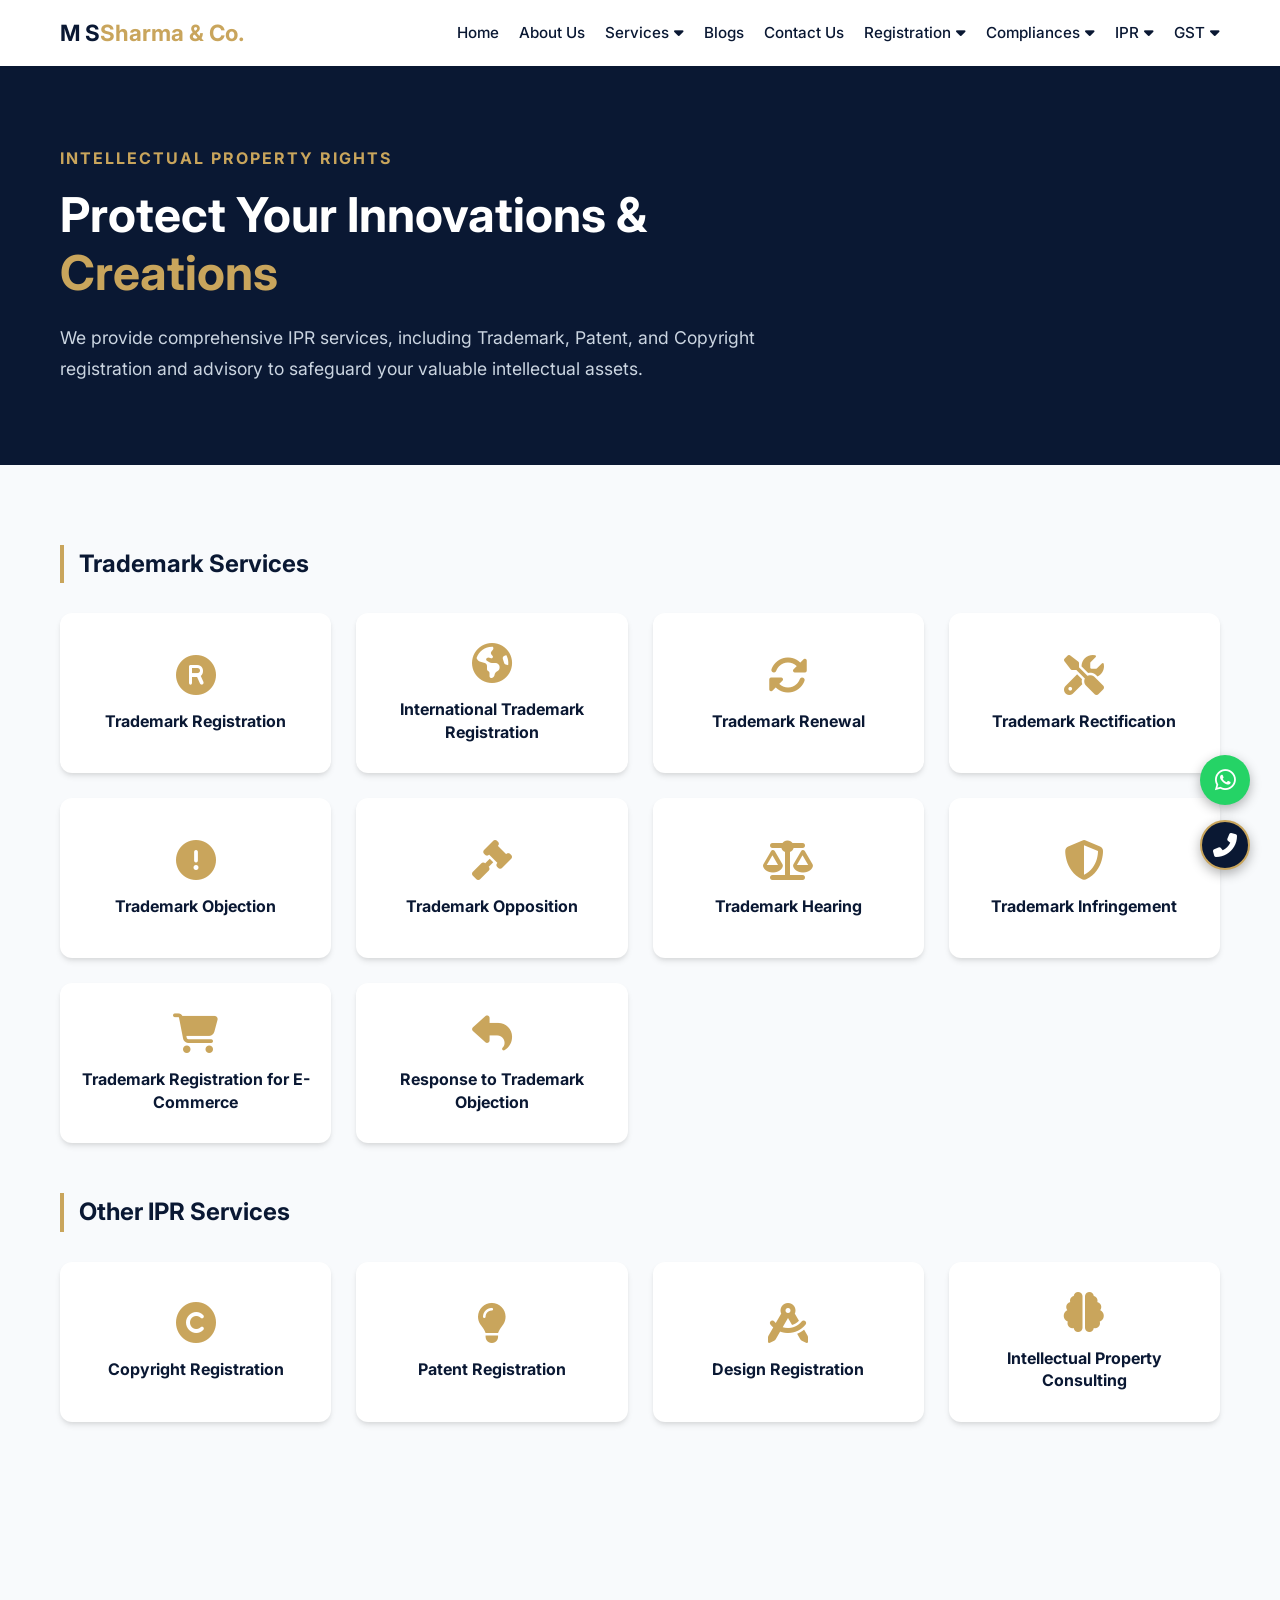
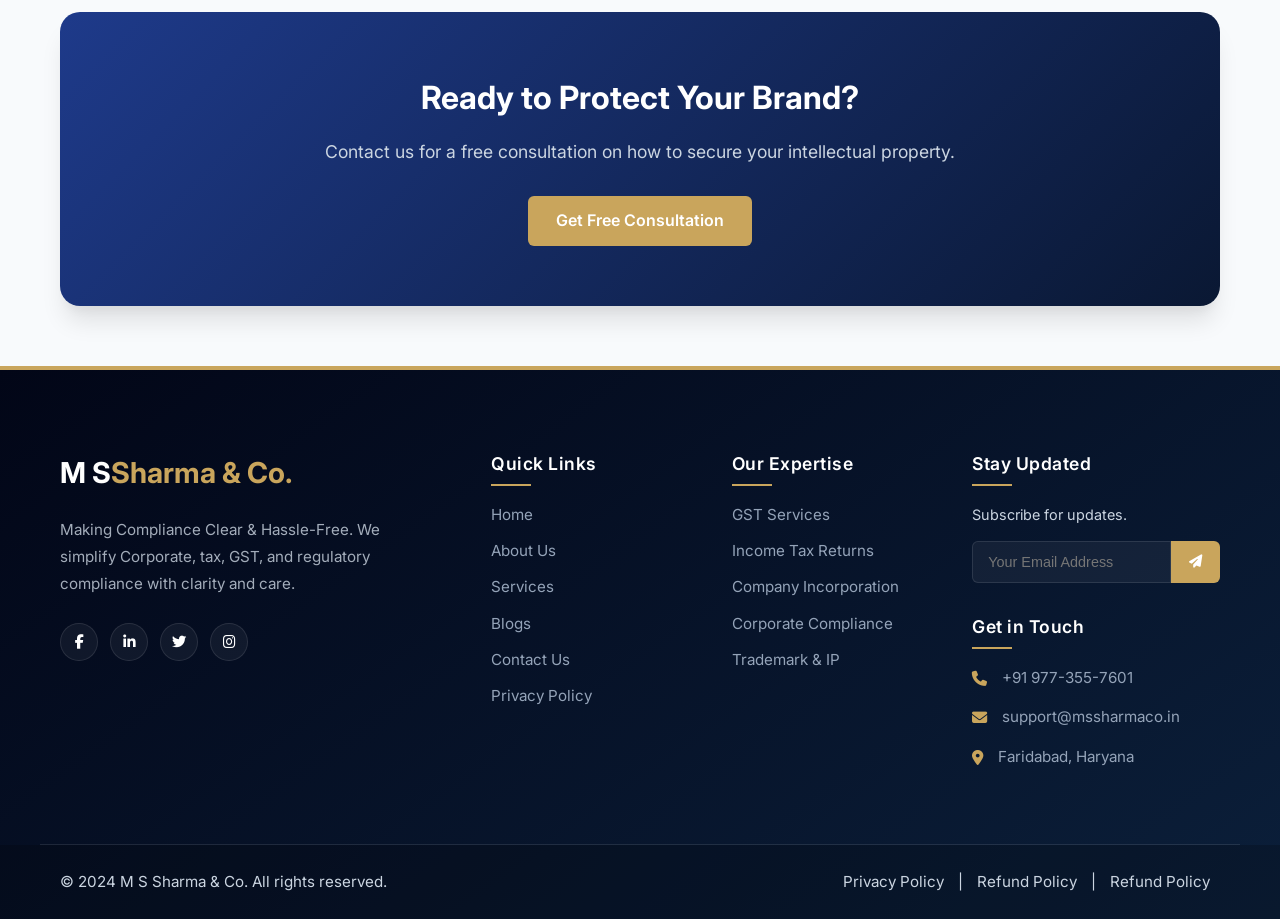
<file: ipr.html>
<!DOCTYPE html>
<html lang="en">
<head>
    <meta charset="UTF-8">
    <meta name="viewport" content="width=device-width, initial-scale=1.0">
    <title>IPR Services | M S Sharma & Co.</title>
    <meta name="description" content="Protect your brand and innovations with our Intellectual Property Rights services. Trademark Registration, Copyright, Patent, and Design Registration services in India.">
    <meta name="keywords" content="Trademark Registration, Copyright Registration, Patent Registration, Trademark Objection, Brand Protection, IPR Services India">
    <link rel="stylesheet" href="style.css">
    <link rel="canonical" href="https://www.mssharmaco.in/ipr.html">
    <link rel="icon" href="favicon.ico" type="image/x-icon">

    <!-- Open Graph -->
    <meta property="og:type" content="website">
    <meta property="og:url" content="https://www.mssharmaco.in/ipr.html">
    <meta property="og:title" content="IPR Services | M S Sharma & Co.">
    <meta property="og:description" content="Protect your brand with our Trademark, Copyright, and Patent registration services.">

    <!-- Twitter -->
    <meta property="twitter:card" content="summary_large_image">
    <meta property="twitter:title" content="IPR Services | M S Sharma & Co.">
    <meta property="twitter:description" content="Protect your brand with our Trademark, Copyright, and Patent registration services.">

    <link href="https://fonts.googleapis.com/css2?family=Inter:wght@300;400;500;600;700&display=swap" rel="stylesheet">
    <link rel="stylesheet" href="https://cdnjs.cloudflare.com/ajax/libs/font-awesome/6.4.0/css/all.min.css">
    <script type="application/ld+json">
    {
      "@context": "https://schema.org",
      "@type": "Service",
      "serviceType": "Intellectual Property Rights",
      "provider": {
        "@type": "AccountingService",
        "name": "M S Sharma & Co."
      },
      "description": "Trademark, Patent, and Copyright registration and advisory services."
    }
    </script>
</head>
<body>

    <nav class="navbar">
        <div class="container nav-container">
            <a href="index.html" class="logo">M S<span>Sharma & Co.</span></a>
            <button class="menu-toggle" aria-label="Toggle Navigation"><i class="fas fa-bars"></i></button>
            <ul class="nav-links">
                <li><a href="index.html">Home</a></li>
                <li><a href="about.html">About Us</a></li>
                <li class="dropdown">
                    <a href="services.html" class="dropbtn">Services <i class="fas fa-caret-down"></i></a>
                    <div class="dropdown-content">
                        <a href="services.html#gst">GST Registrations & Filings</a>
                        <a href="services.html#tax">Income Tax Returns and Advisory</a>
                        <a href="services.html#incorporation">Company/LLP Incorporations & Filings</a>
                        <a href="services.html#compliance">Corporate Compliance & Return Management</a>
                        <a href="services.html#payroll">Bookkeeping, Payroll, and Advisory Services</a>
                    </div>
                </li>
                <li><a href="blogs.html">Blogs</a></li>
                <li><a href="contact.html">Contact Us</a></li>
                <li class="dropdown">
                    <a href="#" class="dropbtn">Registration <i class="fas fa-caret-down"></i></a>
                    <div class="dropdown-content scrollable">
                        <div class="dropdown-header">Company Registration</div>
                        <a href="services.html">Private Limited Company Registration</a>
                        <a href="services.html">LLP Registration</a>
                        <a href="services.html">Public Limited Company Registration</a>
                        <a href="services.html">Partnership Firm Registration</a>
                        <a href="services.html">NGO Registration</a>
                        <a href="services.html">Trust Registration</a>
                        <a href="services.html">Sole Proprietorship Registration</a>
                        <a href="services.html">OPC Registration</a>
                        <a href="services.html">Society Registration</a>
                        <a href="services.html">Startup India Registration</a>
                        <a href="services.html">Producer Company Registration</a>
                        <a href="services.html">Wordmark Registration</a>
                        <a href="services.html">Virtual Office</a>
                        <a href="services.html">Nidhi Company Registration</a>
                        <a href="services.html">Section 8 Company Registration</a>
                        <a href="services.html">Shop And Establishment Registration</a>
                        <a href="services.html">12A And 80G Registration</a>
                        <a href="services.html">Darpan Registration</a>
                        <a href="services.html">FCRA Registration</a>
                        <a href="services.html">IEC Registration</a>
                        <div class="dropdown-header">Government Registrations</div>
                        <a href="services.html">GST Registration</a>
                        <a href="services.html">FSSAI Registration</a>
                        <a href="services.html">FSSAI State License</a>
                        <a href="services.html">FSSAI Central License</a>
                        <a href="services.html">Basic FSSAI Registration Renewal</a>
                        <a href="services.html">BIS Registration</a>
                        <a href="services.html">ISO Registration</a>
                        <a href="services.html">Trade License</a>
                        <a href="services.html">Gumasta License</a>
                        <a href="services.html">Digital Signature Certificate</a>
                        <a href="services.html">Udyam (MSME) Registration</a>
                        <a href="services.html">Professional Tax Registration</a>
                    </div>
                </li>
                 <li class="dropdown">
                    <a href="#" class="dropbtn">Compliances <i class="fas fa-caret-down"></i></a>
                    <div class="dropdown-content scrollable">
                        <div class="dropdown-header">Company Compliance</div>
                        <a href="services.html">LLP Annual Compliance</a>
                        <a href="services.html">Annual Compliance for Private Limited Company</a>
                         <div class="dropdown-header">Registration</div>
                        <a href="services.html">MSME Registration</a>
                        <a href="services.html">EPF Registration</a>
                         <a href="services.html">Shop &amp; Establishment Registration</a>
                         <div class="dropdown-header">Services</div>
                        <a href="services.html">Book Keeping and Accounting Services</a>
                         <div class="dropdown-header">Changes</div>
                        <a href="services.html">Change Pvt Ltd Company Name</a>
                        <a href="services.html">Close Pvt Ltd Company</a>
                         <div class="dropdown-header">Director Related</div>
                        <a href="services.html">Director Appointment</a>
                        <a href="services.html">Change of Auditor</a>
                         <div class="dropdown-header">Event Based Compliance</div>
                        <a href="services.html">Winding Up of A Company</a>
                        <a href="services.html">Increase Authorized Capital</a>
                        <a href="services.html">Change in Registered Office</a>
                        <a href="services.html">Change in Object Clause</a>
                         <div class="dropdown-header">Director</div>
                        <a href="services.html">Director Appointment</a>
                        <a href="services.html">Removal of Director</a>
                        <a href="services.html">Change in Director</a>
                        <a href="services.html">Add Designated Partner</a>
                        <a href="services.html">Director Resignation</a>
                         <div class="dropdown-header">Other</div>
                        <a href="services.html">DIR-3 KYC for Director</a>
                        <a href="services.html">Transfer of Shares</a>
                        <a href="services.html">Issue of Shares</a>
                    </div>
                </li>

                <li class="dropdown">
                    <a href="ipr.html" class="dropbtn active">IPR <i class="fas fa-caret-down"></i></a>
                    <div class="dropdown-content scrollable">
                        <div class="dropdown-header">Trademark Services</div>
                        <a href="ipr.html">Trademark Registration</a>
                        <a href="ipr.html">International Trademark Registration</a>
                        <a href="ipr.html">Trademark Renewal</a>
                        <a href="ipr.html">Trademark Rectification</a>
                        <a href="ipr.html">Trademark Objection</a>
                        <a href="ipr.html">Trademark Opposition</a>
                        <a href="ipr.html">Trademark Hearing</a>
                        <a href="ipr.html">Trademark Infringement</a>
                        <div class="dropdown-header">Other IPR Services</div>
                        <a href="ipr.html">Copyright Registration</a>
                        <a href="ipr.html">Patent Registration</a>
                        <a href="ipr.html">Design Registration</a>
                    </div>
                </li>
                <li class="dropdown">
                    <a href="gst.html" class="dropbtn">GST <i class="fas fa-caret-down"></i></a>
                    <div class="dropdown-content scrollable">
                        <div class="dropdown-header">GST Services</div>
                        <a href="gst.html">GST Registration</a>
                        <a href="gst.html">GST Return Filing</a>
                        <a href="gst.html">GSTR-9 Annual Return</a>
                        <a href="gst.html">Cancel GST Registration</a>
                        <a href="gst.html">GST E-Invoicing</a>
                        <a href="gst.html">E-Way Bill Registration</a>
                        <a href="gst.html">Input Tax Credit (ITC)</a>
                        <a href="gst.html">GST Advisory</a>
                        <a href="gst.html">GST Refund</a>
                    </div>
                </li>
            </ul>
        </div>
    </nav>

    <header class="page-hero">
        <div class="container">
            <span class="about-label">INTELLECTUAL PROPERTY RIGHTS</span>
            <h1>Protect Your Innovations & <span>Creations</span></h1>
            <p>We provide comprehensive IPR services, including Trademark, Patent, and Copyright registration and advisory to safeguard your valuable intellectual assets.</p>
        </div>
    </header>

    <section class="section ipr-services-section">
        <div class="container">
            
            <h2 class="ipr-category-title">Trademark Services</h2>
            <div class="ipr-services-grid">
                <div class="ipr-service-card"><i class="fas fa-registered"></i><h4>Trademark Registration</h4></div>
                <div class="ipr-service-card"><i class="fas fa-globe-americas"></i><h4>International Trademark Registration</h4></div>
                <div class="ipr-service-card"><i class="fas fa-sync-alt"></i><h4>Trademark Renewal</h4></div>
                <div class="ipr-service-card"><i class="fas fa-tools"></i><h4>Trademark Rectification</h4></div>
                <div class="ipr-service-card"><i class="fas fa-exclamation-circle"></i><h4>Trademark Objection</h4></div>
                <div class="ipr-service-card"><i class="fas fa-gavel"></i><h4>Trademark Opposition</h4></div>
                <div class="ipr-service-card"><i class="fas fa-balance-scale"></i><h4>Trademark Hearing</h4></div>
                <div class="ipr-service-card"><i class="fas fa-shield-alt"></i><h4>Trademark Infringement</h4></div>
                <div class="ipr-service-card"><i class="fas fa-shopping-cart"></i><h4>Trademark Registration for E-Commerce</h4></div>
                <div class="ipr-service-card"><i class="fas fa-reply"></i><h4>Response to Trademark Objection</h4></div>
            </div>

            <h2 class="ipr-category-title">Other IPR Services</h2>
            <div class="ipr-services-grid">
                <div class="ipr-service-card"><i class="fas fa-copyright"></i><h4>Copyright Registration</h4></div>
                <div class="ipr-service-card"><i class="fas fa-lightbulb"></i><h4>Patent Registration</h4></div>
                <div class="ipr-service-card"><i class="fas fa-drafting-compass"></i><h4>Design Registration</h4></div>
                <div class="ipr-service-card"><i class="fas fa-brain"></i><h4>Intellectual Property Consulting</h4></div>
            </div>
        </div>
    </section>

    <section class="section cta-section">
        <div class="container">
            <div class="cta-box">
                <h2>Ready to Protect Your Brand?</h2>
                <p>Contact us for a free consultation on how to secure your intellectual property.</p>
                <div class="cta-buttons">
                    <a href="contact.html" class="btn-gold">Get Free Consultation</a>
                </div>
            </div>
        </div>
    </section>

    <footer class="footer">
        <div class="container footer-grid">
            <div class="footer-col footer-brand">
                <a href="index.html" class="footer-logo">M S<span>Sharma & Co.</span></a>
                <p>Making Compliance Clear & Hassle-Free. We simplify Corporate, tax, GST, and regulatory compliance with clarity and care.</p>
                <div class="footer-social">
                    <a href="#"><i class="fab fa-facebook-f"></i></a>
                    <a href="#"><i class="fab fa-linkedin-in"></i></a>
                    <a href="#"><i class="fab fa-twitter"></i></a>
                    <a href="#"><i class="fab fa-instagram"></i></a>
                </div>
            </div>
            <div class="footer-col">
                <h4>Quick Links</h4>
                <ul class="footer-links">
                    <li><a href="index.html">Home</a></li>
                    <li><a href="about.html">About Us</a></li>
                    <li><a href="services.html">Services</a></li>
                    <li><a href="blogs.html">Blogs</a></li>
                    <li><a href="contact.html">Contact Us</a></li>
                    <li><a href="privacy-policy.html">Privacy Policy</a></li>
                </ul>
            </div>
            <div class="footer-col">
                <h4>Our Expertise</h4>
                <ul class="footer-links">
                    <li><a href="gst.html">GST Services</a></li>
                    <li><a href="services.html">Income Tax Returns</a></li>
                    <li><a href="services.html">Company Incorporation</a></li>
                    <li><a href="services.html">Corporate Compliance</a></li>
                    <li><a href="ipr.html">Trademark & IP</a></li>
                </ul>
            </div>
            <div class="footer-col">
                <h4>Stay Updated</h4>
                <p style="margin-bottom: 15px; font-size: 0.9rem;">Subscribe for updates.</p>
                <form class="newsletter-form">
                    <div class="newsletter-group">
                        <input type="email" placeholder="Your Email Address" required>
                        <button type="submit"><i class="fas fa-paper-plane"></i></button>
                    </div>
                </form>
                <h4>Get in Touch</h4>
                <ul class="footer-contact-info">
                    <li><i class="fas fa-phone-alt"></i> +91 977-355-7601</li>
                    <li><i class="fas fa-envelope"></i> support@mssharmaco.in</li>
                    <li><i class="fas fa-map-marker-alt"></i> Faridabad, Haryana</li>
                </ul>
            </div>
        </div>
        <div class="footer-bottom">
            <div class="container bottom-flex">
                <p>&copy; 2024 M S Sharma & Co. All rights reserved.</p>
                <div class="legal-links">
                    <a href="privacy-policy.html">Privacy Policy</a>
                    <span>|</span>
                    <a href="refund-policy.html">Refund Policy</a>
                    <span>|</span>
                    <a href="#">Refund Policy</a>
                </div>
            </div>
        </div>
    </footer>

    <script src="script.js"></script>
</body>
</html>
</file>
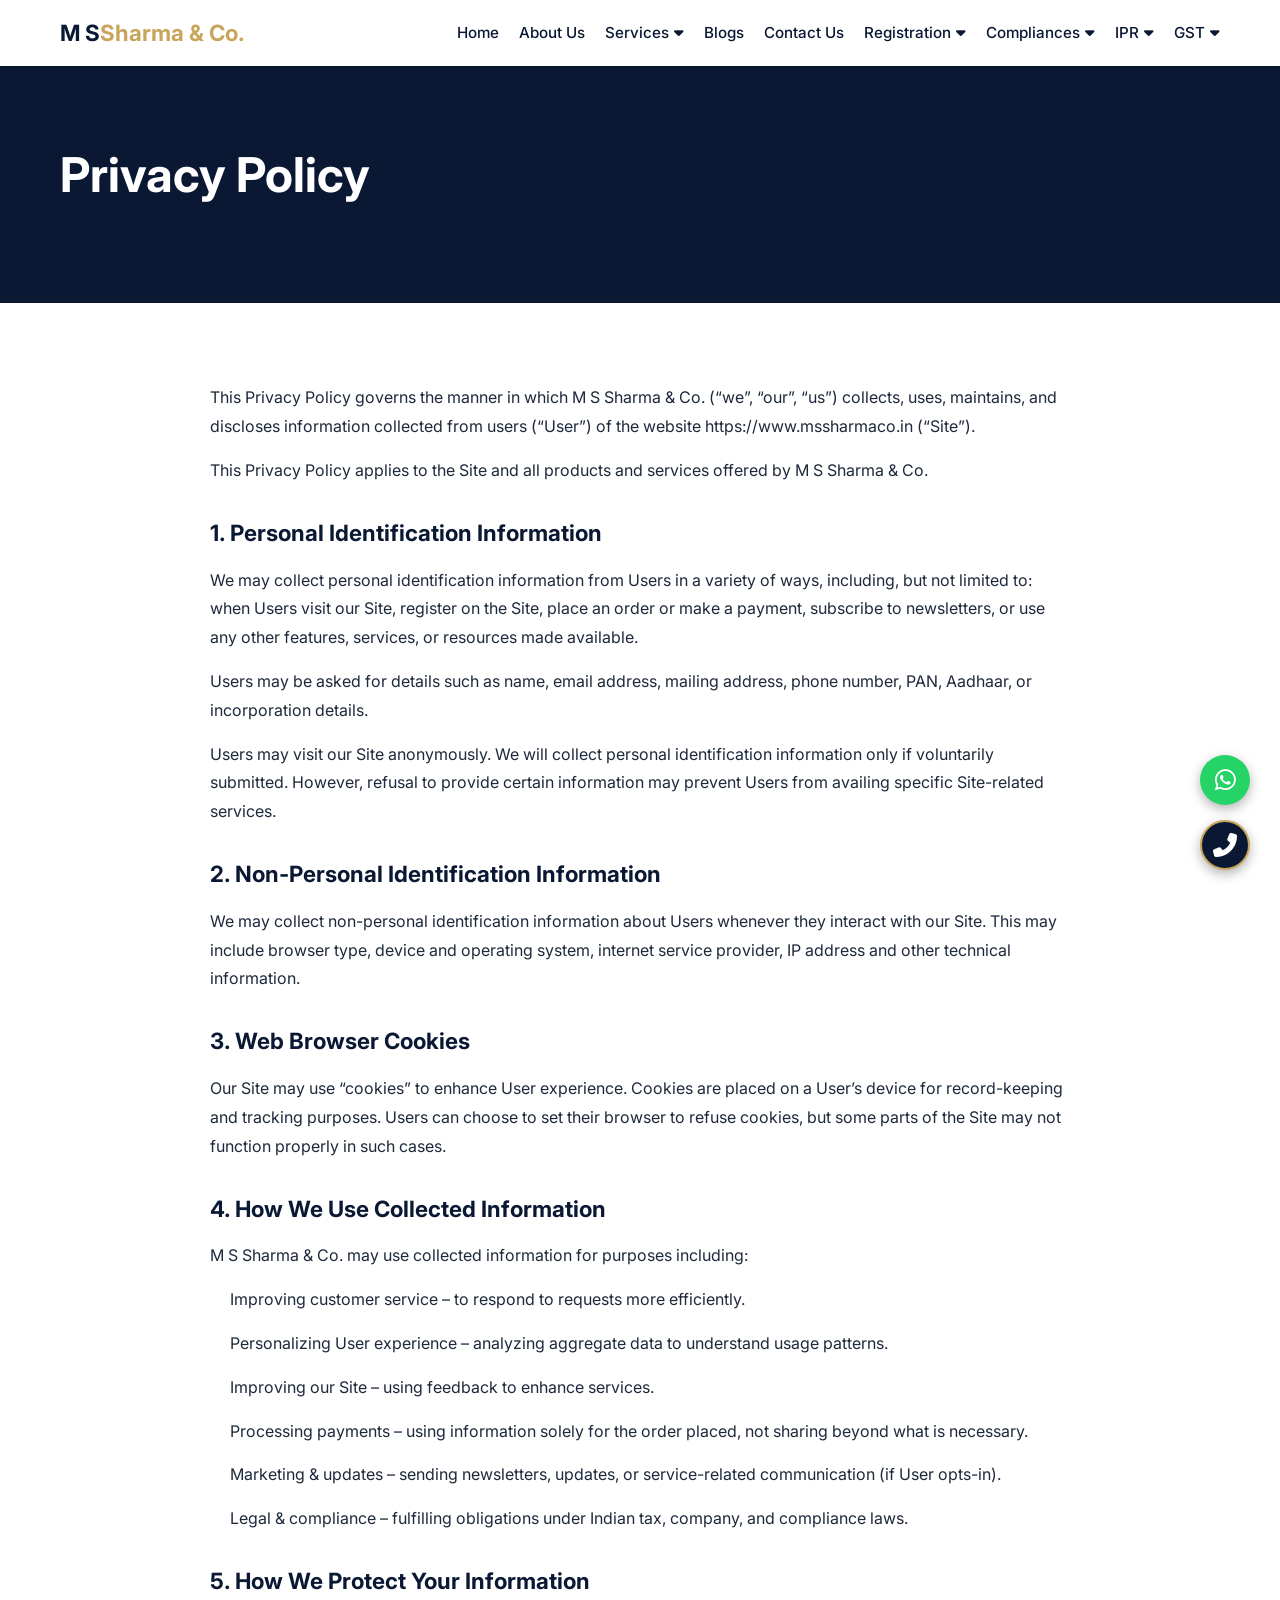
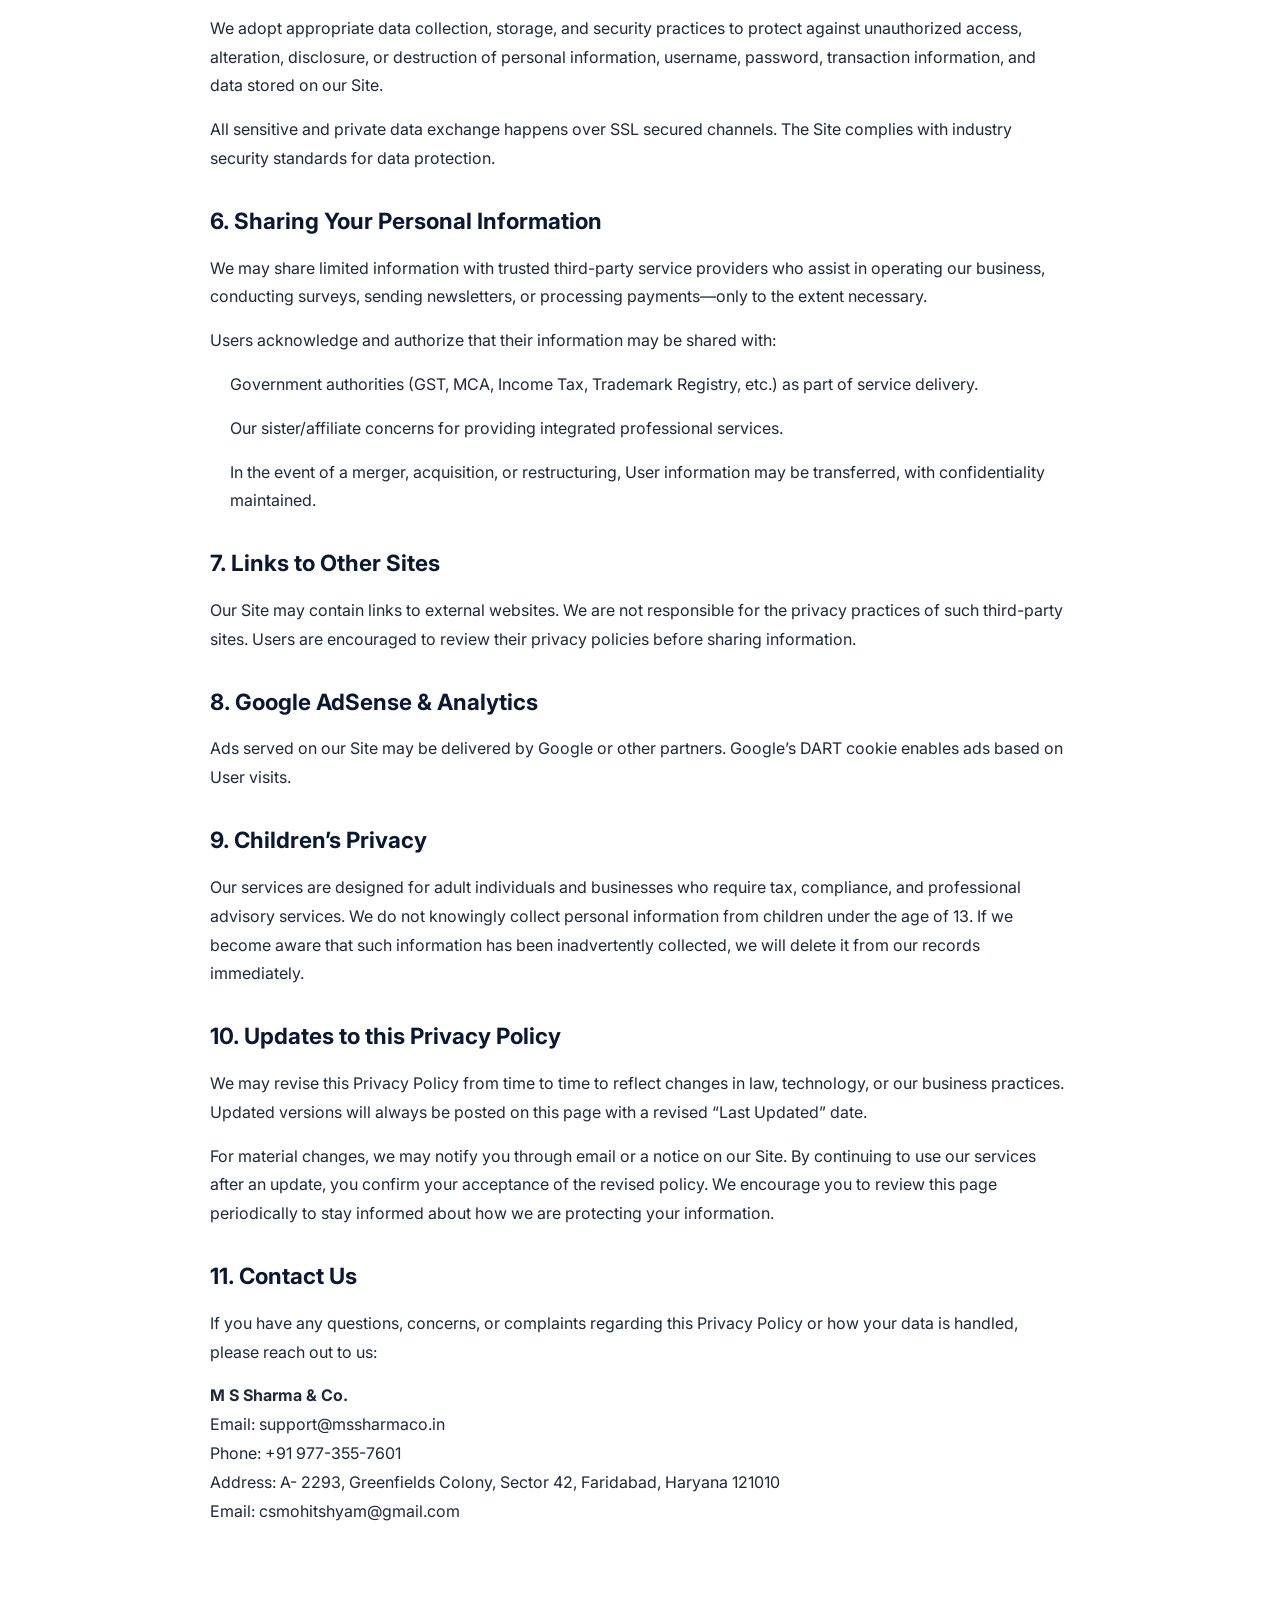
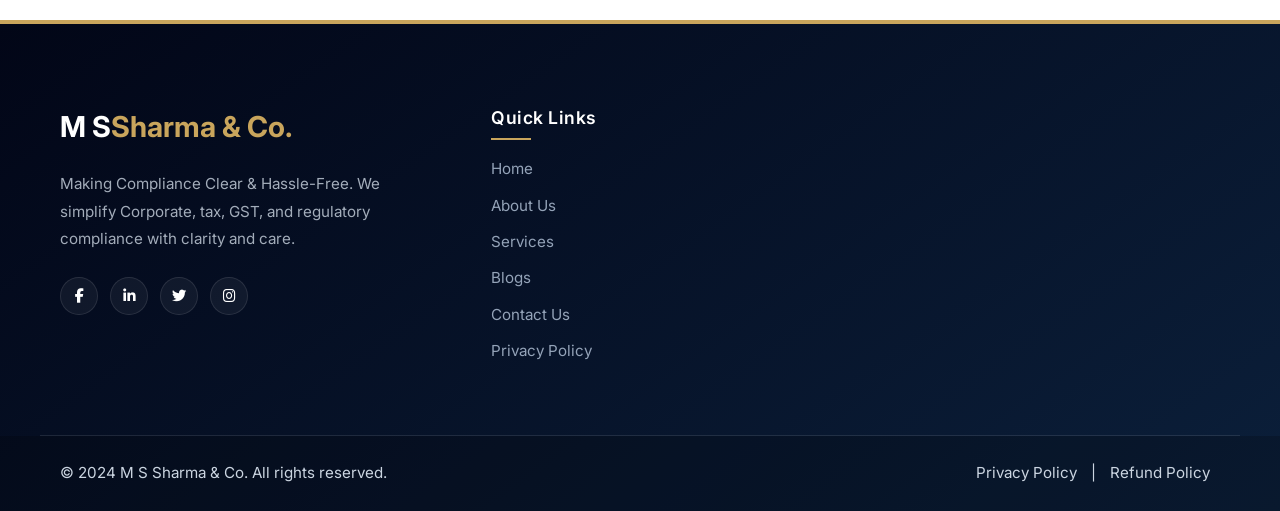
<file: privacy-policy.html>
<!DOCTYPE html>
<html lang="en">
<head>
    <meta charset="UTF-8">
    <meta name="viewport" content="width=device-width, initial-scale=1.0">
    <title>Privacy Policy | M S Sharma & Co.</title>
    <meta name="description" content="Privacy Policy for M S Sharma & Co. - Learn how we collect, use, and protect your personal information.">
    <link rel="stylesheet" href="style.css">
    <link rel="canonical" href="https://www.mssharmaco.in/privacy-policy.html">
    <link rel="icon" href="favicon.ico" type="image/x-icon">

    <!-- Fonts & Icons -->
    <link href="https://fonts.googleapis.com/css2?family=Inter:wght@300;400;500;600;700&display=swap" rel="stylesheet">
    <link rel="stylesheet" href="https://cdnjs.cloudflare.com/ajax/libs/font-awesome/6.4.0/css/all.min.css">
</head>
<body>

    <!-- Navigation -->
    <nav class="navbar">
        <div class="container nav-container">
            <a href="index.html" class="logo">M S<span>Sharma & Co.</span></a>
            <button class="menu-toggle" aria-label="Toggle Navigation"><i class="fas fa-bars"></i></button>
            <ul class="nav-links">
                <li><a href="index.html">Home</a></li>
                <li><a href="about.html">About Us</a></li>
                <li class="dropdown">
                    <a href="services.html" class="dropbtn">Services <i class="fas fa-caret-down"></i></a>
                    <div class="dropdown-content">
                        <a href="services.html">GST Registrations & Filings</a>
                        <a href="services.html">Income Tax Returns and Advisory</a>
                        <a href="services.html">Company/LLP Incorporations & Filings</a>
                        <a href="services.html">Corporate Compliance & Return Management</a>
                        <a href="services.html">Bookkeeping, Payroll, and Advisory Services</a>
                    </div>
                </li>
                <li><a href="blogs.html">Blogs</a></li>
                <li><a href="contact.html">Contact Us</a></li>
                <li class="dropdown">
                    <a href="#" class="dropbtn">Registration <i class="fas fa-caret-down"></i></a>
                    <div class="dropdown-content scrollable">
                        <div class="dropdown-header">Company Registration</div>
                        <a href="services.html">Private Limited Company Registration</a>
                        <a href="services.html">LLP Registration</a>
                        <a href="services.html">Public Limited Company Registration</a>
                        <a href="services.html">Partnership Firm Registration</a>
                        <a href="services.html">NGO Registration</a>
                        <a href="services.html">Trust Registration</a>
                        <a href="services.html">Sole Proprietorship Registration</a>
                        <a href="services.html">OPC Registration</a>
                        <a href="services.html">Society Registration</a>
                        <a href="services.html">Startup India Registration</a>
                        <a href="services.html">Producer Company Registration</a>
                        <a href="services.html">Wordmark Registration</a>
                        <a href="services.html">Virtual Office</a>
                        <a href="services.html">Nidhi Company Registration</a>
                        <a href="services.html">Section 8 Company Registration</a>
                        <a href="services.html">Shop And Establishment Registration</a>
                        <a href="services.html">12A And 80G Registration</a>
                        <a href="services.html">Darpan Registration</a>
                        <a href="services.html">FCRA Registration</a>
                        <a href="services.html">IEC Registration</a>
                        <div class="dropdown-header">Government Registrations</div>
                        <a href="services.html">GST Registration</a>
                        <a href="services.html">FSSAI Registration</a>
                        <a href="services.html">FSSAI State License</a>
                        <a href="services.html">FSSAI Central License</a>
                        <a href="services.html">Basic FSSAI Registration Renewal</a>
                        <a href="services.html">BIS Registration</a>
                        <a href="services.html">ISO Registration</a>
                        <a href="services.html">Trade License</a>
                        <a href="services.html">Gumasta License</a>
                        <a href="services.html">Digital Signature Certificate</a>
                        <a href="services.html">Udyam (MSME) Registration</a>
                        <a href="services.html">Professional Tax Registration</a>
                    </div>
                </li>
                <li class="dropdown">
                    <a href="#" class="dropbtn">Compliances <i class="fas fa-caret-down"></i></a>
                    <div class="dropdown-content scrollable">
                        <div class="dropdown-header">Company Compliance</div>
                        <a href="services.html">LLP Annual Compliance</a>
                        <a href="services.html">Annual Compliance for Private Limited Company</a>
                         <div class="dropdown-header">Registration</div>
                        <a href="services.html">MSME Registration</a>
                        <a href="services.html">EPF Registration</a>
                         <a href="services.html">Shop &amp; Establishment Registration</a>
                         <div class="dropdown-header">Services</div>
                        <a href="services.html">Book Keeping and Accounting Services</a>
                         <div class="dropdown-header">Changes</div>
                        <a href="services.html">Change Pvt Ltd Company Name</a>
                        <a href="services.html">Close Pvt Ltd Company</a>
                         <div class="dropdown-header">Director Related</div>
                        <a href="services.html">Director Appointment</a>
                        <a href="services.html">Change of Auditor</a>
                         <div class="dropdown-header">Event Based Compliance</div>
                        <a href="services.html">Winding Up of A Company</a>
                        <a href="services.html">Increase Authorized Capital</a>
                        <a href="services.html">Change in Registered Office</a>
                        <a href="services.html">Change in Object Clause</a>
                         <div class="dropdown-header">Director</div>
                        <a href="services.html">Director Appointment</a>
                        <a href="services.html">Removal of Director</a>
                        <a href="services.html">Change in Director</a>
                        <a href="services.html">Add Designated Partner</a>
                        <a href="services.html">Director Resignation</a>
                         <div class="dropdown-header">Other</div>
                        <a href="services.html">DIR-3 KYC for Director</a>
                        <a href="services.html">Transfer of Shares</a>
                        <a href="services.html">Issue of Shares</a>
                    </div>
                </li>
                <li class="dropdown">
                    <a href="ipr.html" class="dropbtn">IPR <i class="fas fa-caret-down"></i></a>
                    <div class="dropdown-content scrollable">
                        <div class="dropdown-header">Trademark Services</div>
                        <a href="ipr.html">Trademark Registration</a>
                        <a href="ipr.html">International Trademark Registration</a>
                        <a href="ipr.html">Trademark Renewal</a>
                        <a href="ipr.html">Trademark Rectification</a>
                        <a href="ipr.html">Trademark Objection</a>
                        <a href="ipr.html">Trademark Opposition</a>
                        <a href="ipr.html">Trademark Hearing</a>
                        <a href="ipr.html">Trademark Infringement</a>
                        <div class="dropdown-header">Other IPR Services</div>
                        <a href="ipr.html">Copyright Registration</a>
                        <a href="ipr.html">Patent Registration</a>
                        <a href="ipr.html">Design Registration</a>
                    </div>
                </li>
                <li class="dropdown">
                    <a href="gst.html" class="dropbtn">GST <i class="fas fa-caret-down"></i></a>
                    <div class="dropdown-content scrollable">
                        <div class="dropdown-header">GST Services</div>
                        <a href="gst.html">GST Registration</a>
                        <a href="gst.html">GST Return Filing</a>
                        <a href="gst.html">GSTR-9 Annual Return</a>
                        <a href="gst.html">Cancel GST Registration</a>
                        <a href="gst.html">GST E-Invoicing</a>
                        <a href="gst.html">E-Way Bill Registration</a>
                        <a href="gst.html">Input Tax Credit (ITC)</a>
                        <a href="gst.html">GST Advisory</a>
                        <a href="gst.html">GST Refund</a>
                    </div>
                </li>
            </ul>
        </div>
    </nav>

    <header class="page-hero">
        <div class="container">
            <h1>Privacy Policy</h1>
        </div>
    </header>

    <section class="section policy-section">
        <div class="container policy-content">
            <p>This Privacy Policy governs the manner in which M S Sharma & Co. (“we”, “our”, “us”) collects, uses, maintains, and discloses information collected from users (“User”) of the website https://www.mssharmaco.in (“Site”).</p>
            <p>This Privacy Policy applies to the Site and all products and services offered by M S Sharma & Co.</p>

            <h3>1. Personal Identification Information</h3>
            <p>We may collect personal identification information from Users in a variety of ways, including, but not limited to: when Users visit our Site, register on the Site, place an order or make a payment, subscribe to newsletters, or use any other features, services, or resources made available.</p>
            <p>Users may be asked for details such as name, email address, mailing address, phone number, PAN, Aadhaar, or incorporation details.</p>
            <p>Users may visit our Site anonymously. We will collect personal identification information only if voluntarily submitted. However, refusal to provide certain information may prevent Users from availing specific Site-related services.</p>

            <h3>2. Non-Personal Identification Information</h3>
            <p>We may collect non-personal identification information about Users whenever they interact with our Site. This may include browser type, device and operating system, internet service provider, IP address and other technical information.</p>

            <h3>3. Web Browser Cookies</h3>
            <p>Our Site may use “cookies” to enhance User experience. Cookies are placed on a User’s device for record-keeping and tracking purposes. Users can choose to set their browser to refuse cookies, but some parts of the Site may not function properly in such cases.</p>

            <h3>4. How We Use Collected Information</h3>
            <p>M S Sharma & Co. may use collected information for purposes including:</p>
            <ul>
                <li>Improving customer service – to respond to requests more efficiently.</li>
                <li>Personalizing User experience – analyzing aggregate data to understand usage patterns.</li>
                <li>Improving our Site – using feedback to enhance services.</li>
                <li>Processing payments – using information solely for the order placed, not sharing beyond what is necessary.</li>
                <li>Marketing & updates – sending newsletters, updates, or service-related communication (if User opts-in).</li>
                <li>Legal & compliance – fulfilling obligations under Indian tax, company, and compliance laws.</li>
            </ul>

            <h3>5. How We Protect Your Information</h3>
            <p>We adopt appropriate data collection, storage, and security practices to protect against unauthorized access, alteration, disclosure, or destruction of personal information, username, password, transaction information, and data stored on our Site.</p>
            <p>All sensitive and private data exchange happens over SSL secured channels. The Site complies with industry security standards for data protection.</p>

            <h3>6. Sharing Your Personal Information</h3>
            <p>We may share limited information with trusted third-party service providers who assist in operating our business, conducting surveys, sending newsletters, or processing payments—only to the extent necessary.</p>
            <p>Users acknowledge and authorize that their information may be shared with:</p>
            <ul>
                <li>Government authorities (GST, MCA, Income Tax, Trademark Registry, etc.) as part of service delivery.</li>
                <li>Our sister/affiliate concerns for providing integrated professional services.</li>
                <li>In the event of a merger, acquisition, or restructuring, User information may be transferred, with confidentiality maintained.</li>
            </ul>

            <h3>7. Links to Other Sites</h3>
            <p>Our Site may contain links to external websites. We are not responsible for the privacy practices of such third-party sites. Users are encouraged to review their privacy policies before sharing information.</p>

            <h3>8. Google AdSense & Analytics</h3>
            <p>Ads served on our Site may be delivered by Google or other partners. Google’s DART cookie enables ads based on User visits.</p>

            <h3>9. Children’s Privacy</h3>
            <p>Our services are designed for adult individuals and businesses who require tax, compliance, and professional advisory services. We do not knowingly collect personal information from children under the age of 13. If we become aware that such information has been inadvertently collected, we will delete it from our records immediately.</p>

            <h3>10. Updates to this Privacy Policy</h3>
            <p>We may revise this Privacy Policy from time to time to reflect changes in law, technology, or our business practices. Updated versions will always be posted on this page with a revised “Last Updated” date.</p>
            <p>For material changes, we may notify you through email or a notice on our Site. By continuing to use our services after an update, you confirm your acceptance of the revised policy. We encourage you to review this page periodically to stay informed about how we are protecting your information.</p>

            <h3>11. Contact Us</h3>
            <p>If you have any questions, concerns, or complaints regarding this Privacy Policy or how your data is handled, please reach out to us:</p>
            <p>
                <strong>M S Sharma & Co.</strong><br>
                Email: <a href="mailto:support@mssharmaco.in">support@mssharmaco.in</a><br>
                Phone: +91 977-355-7601<br>
                Address: A- 2293, Greenfields Colony, Sector 42, Faridabad, Haryana 121010<br>
                Email: <a href="mailto:csmohitshyam@gmail.com">csmohitshyam@gmail.com</a>
            </p>
        </div>
    </section>

    <footer class="footer">
        <div class="container footer-grid">
            <div class="footer-col footer-brand">
                <a href="index.html" class="footer-logo">M S<span>Sharma & Co.</span></a>
                <p>Making Compliance Clear & Hassle-Free. We simplify Corporate, tax, GST, and regulatory compliance with clarity and care.</p>
                <div class="footer-social">
                    <a href="#"><i class="fab fa-facebook-f"></i></a>
                    <a href="#"><i class="fab fa-linkedin-in"></i></a>
                    <a href="#"><i class="fab fa-twitter"></i></a>
                    <a href="#"><i class="fab fa-instagram"></i></a>
                </div>
            </div>
            <div class="footer-col">
                <h4>Quick Links</h4>
                <ul class="footer-links">
                    <li><a href="index.html">Home</a></li>
                    <li><a href="about.html">About Us</a></li>
                    <li><a href="services.html">Services</a></li>
                    <li><a href="blogs.html">Blogs</a></li>
                    <li><a href="contact.html">Contact Us</a></li>
                    <li><a href="privacy-policy.html">Privacy Policy</a></li>
                </ul>
            </div>
            <!-- ... existing footer columns ... -->
        </div>
        <div class="footer-bottom">
            <div class="container bottom-flex">
                <p>&copy; 2024 M S Sharma & Co. All rights reserved.</p>
                <div class="legal-links">
                    <a href="privacy-policy.html">Privacy Policy</a>
                    <span>|</span>
                    <a href="refund-policy.html">Refund Policy</a>
                </div>
            </div>
        </div>
    </footer>
    <script src="script.js"></script>
</body>
</html>
</file>
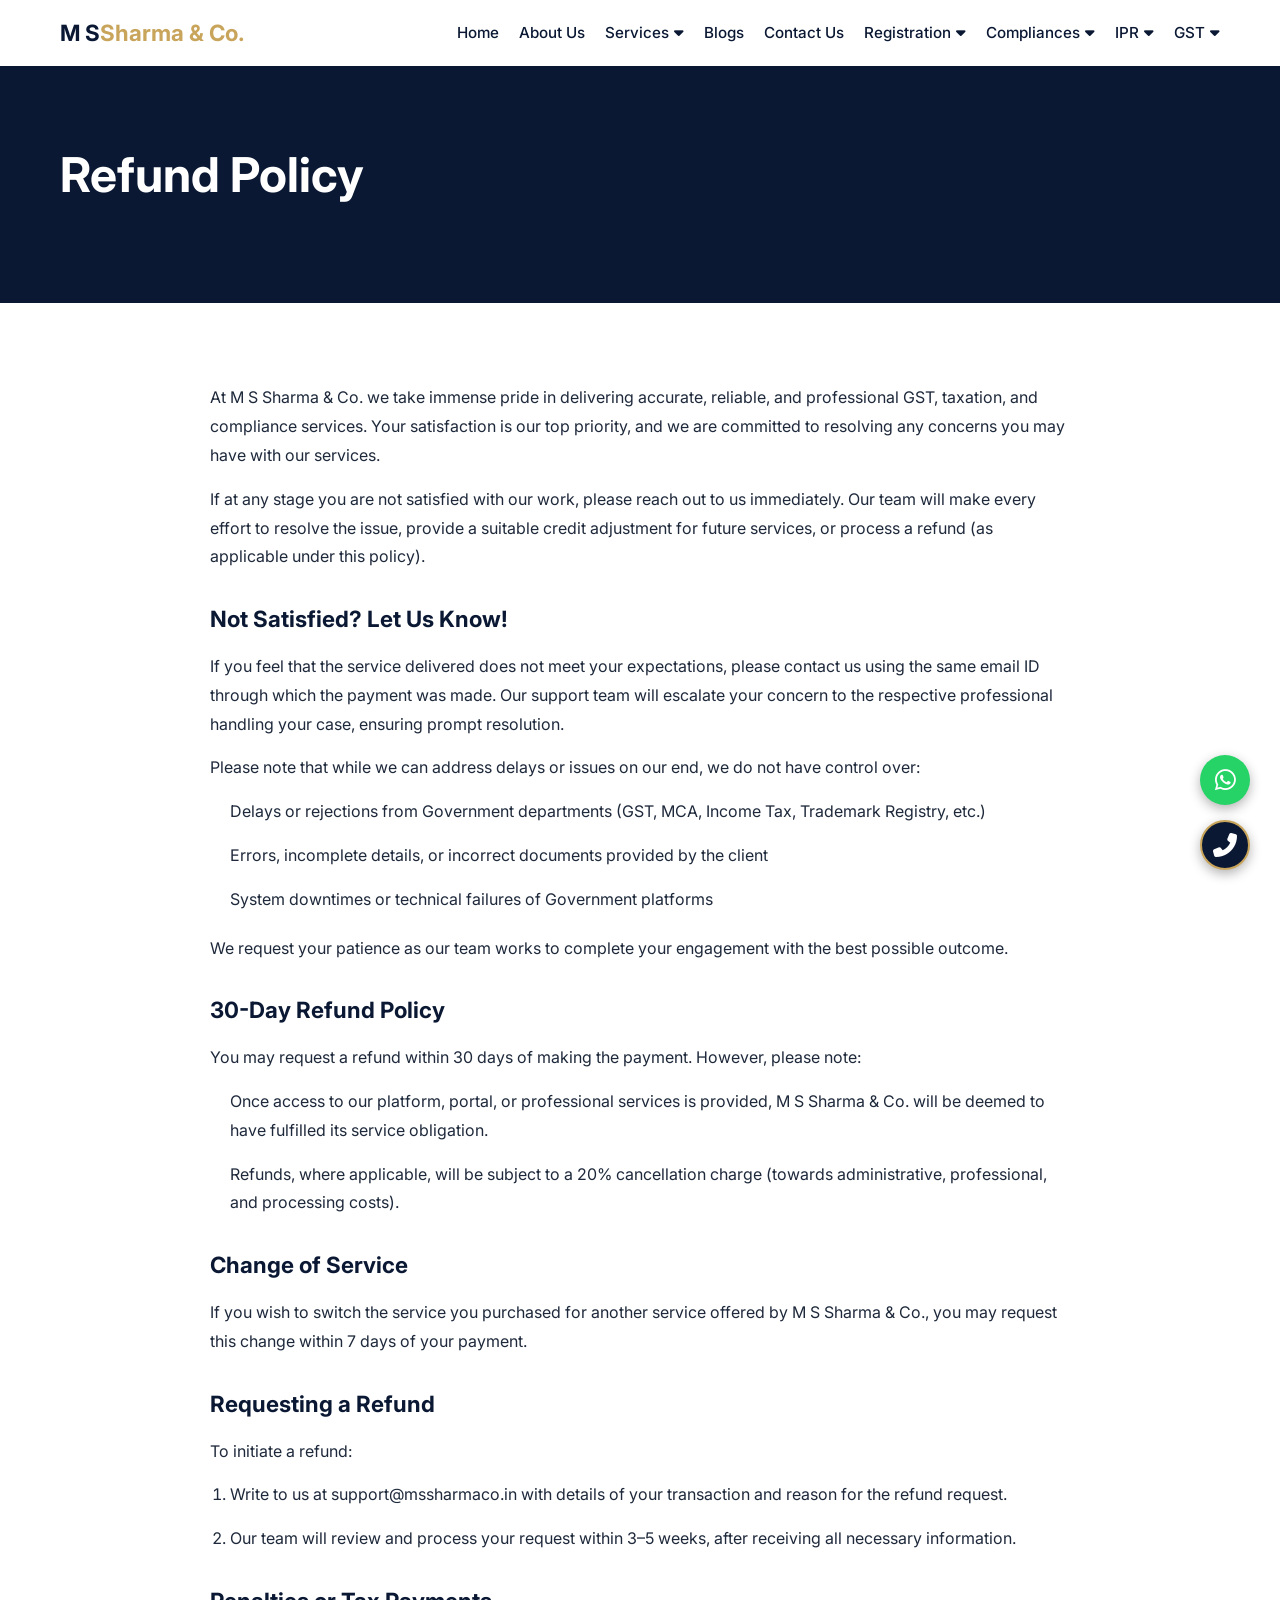
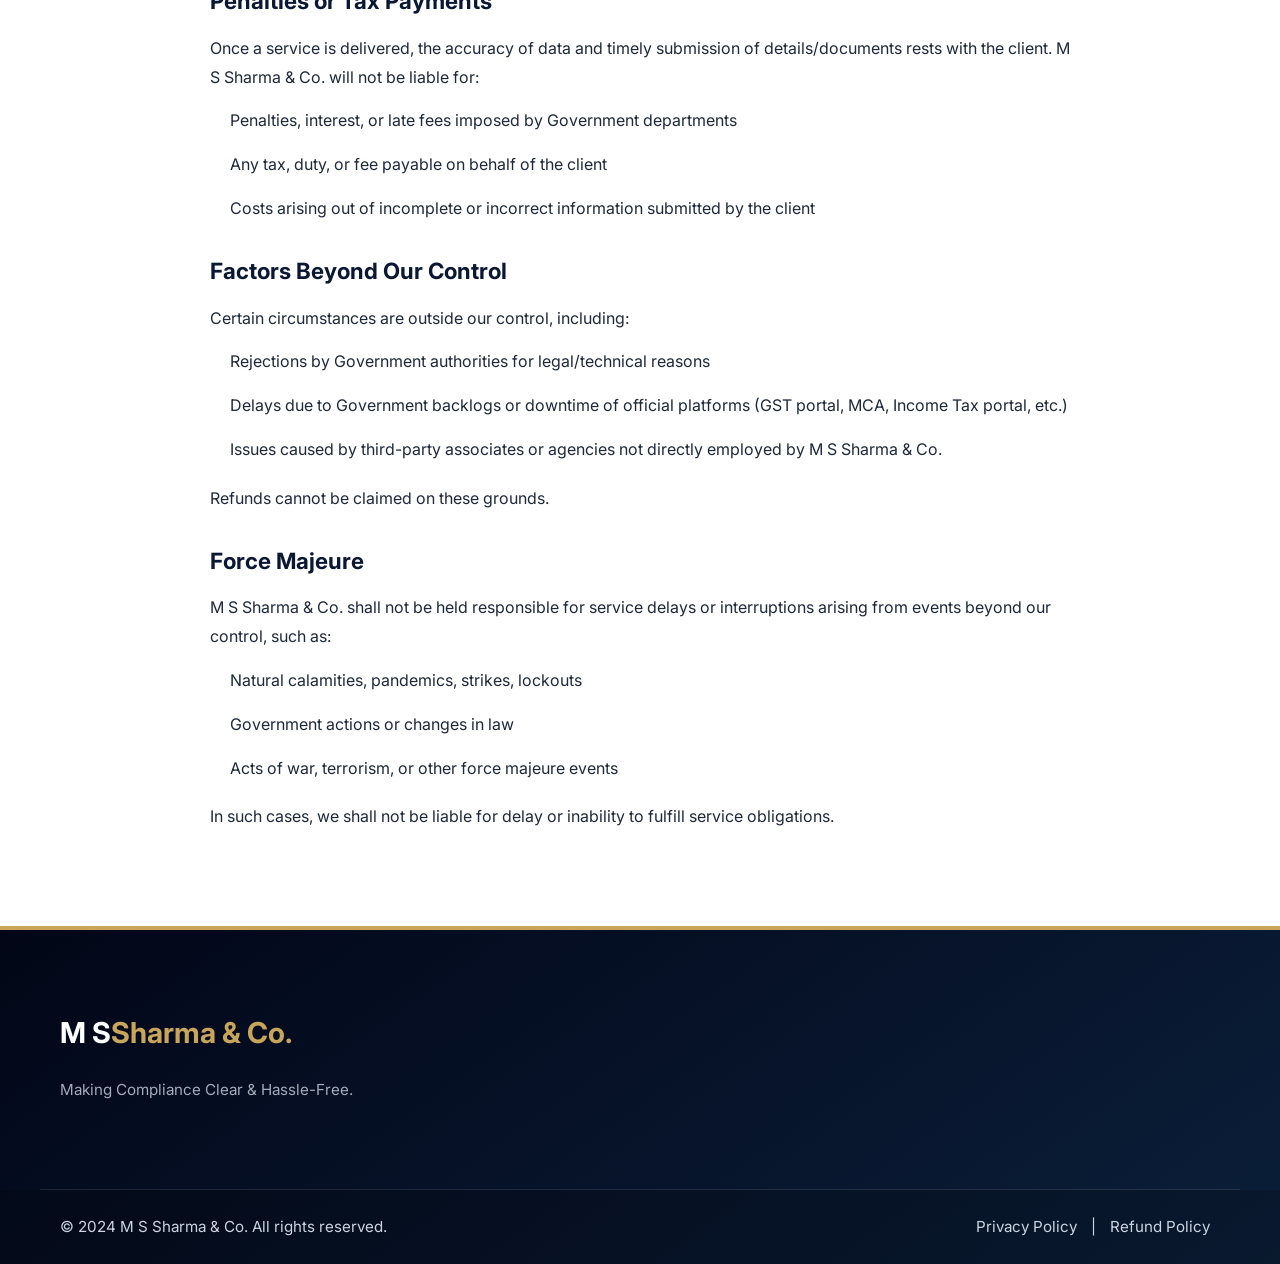
<file: refund-policy.html>
<!DOCTYPE html>
<html lang="en">
<head>
    <meta charset="UTF-8">
    <meta name="viewport" content="width=device-width, initial-scale=1.0">
    <title>Refund Policy | M S Sharma & Co.</title>
    <meta name="description" content="Refund Policy for M S Sharma & Co. services.">
    <link rel="stylesheet" href="style.css">
    <link rel="canonical" href="https://www.mssharmaco.in/refund-policy.html">
    <link rel="icon" href="favicon.ico" type="image/x-icon">

    <!-- Fonts & Icons -->
    <link href="https://fonts.googleapis.com/css2?family=Inter:wght@300;400;500;600;700&display=swap" rel="stylesheet">
    <link rel="stylesheet" href="https://cdnjs.cloudflare.com/ajax/libs/font-awesome/6.4.0/css/all.min.css">
</head>
<body>

    <!-- Navigation -->
    <nav class="navbar">
        <div class="container nav-container">
            <a href="index.html" class="logo">M S<span>Sharma & Co.</span></a>
            <button class="menu-toggle" aria-label="Toggle Navigation"><i class="fas fa-bars"></i></button>
            <ul class="nav-links">
                <li><a href="index.html">Home</a></li>
                <li><a href="about.html">About Us</a></li>
                <li class="dropdown">
                    <a href="services.html" class="dropbtn">Services <i class="fas fa-caret-down"></i></a>
                    <div class="dropdown-content">
                        <a href="services.html">GST Registrations & Filings</a>
                        <a href="services.html">Income Tax Returns and Advisory</a>
                        <a href="services.html">Company/LLP Incorporations & Filings</a>
                        <a href="services.html">Corporate Compliance & Return Management</a>
                        <a href="services.html">Bookkeeping, Payroll, and Advisory Services</a>
                    </div>
                </li>
                <li><a href="blogs.html">Blogs</a></li>
                <li><a href="contact.html">Contact Us</a></li>
                <li class="dropdown">
                    <a href="#" class="dropbtn">Registration <i class="fas fa-caret-down"></i></a>
                    <div class="dropdown-content scrollable">
                        <div class="dropdown-header">Company Registration</div>
                        <a href="services.html">Private Limited Company Registration</a>
                        <a href="services.html">LLP Registration</a>
                        <a href="services.html">Public Limited Company Registration</a>
                        <a href="services.html">Partnership Firm Registration</a>
                        <a href="services.html">NGO Registration</a>
                        <a href="services.html">Trust Registration</a>
                        <a href="services.html">Sole Proprietorship Registration</a>
                        <a href="services.html">OPC Registration</a>
                        <a href="services.html">Society Registration</a>
                        <a href="services.html">Startup India Registration</a>
                        <a href="services.html">Producer Company Registration</a>
                        <a href="services.html">Wordmark Registration</a>
                        <a href="services.html">Virtual Office</a>
                        <a href="services.html">Nidhi Company Registration</a>
                        <a href="services.html">Section 8 Company Registration</a>
                        <a href="services.html">Shop And Establishment Registration</a>
                        <a href="services.html">12A And 80G Registration</a>
                        <a href="services.html">Darpan Registration</a>
                        <a href="services.html">FCRA Registration</a>
                        <a href="services.html">IEC Registration</a>
                        <div class="dropdown-header">Government Registrations</div>
                        <a href="services.html">GST Registration</a>
                        <a href="services.html">FSSAI Registration</a>
                        <a href="services.html">FSSAI State License</a>
                        <a href="services.html">FSSAI Central License</a>
                        <a href="services.html">Basic FSSAI Registration Renewal</a>
                        <a href="services.html">BIS Registration</a>
                        <a href="services.html">ISO Registration</a>
                        <a href="services.html">Trade License</a>
                        <a href="services.html">Gumasta License</a>
                        <a href="services.html">Digital Signature Certificate</a>
                        <a href="services.html">Udyam (MSME) Registration</a>
                        <a href="services.html">Professional Tax Registration</a>
                    </div>
                </li>
                <li class="dropdown">
                    <a href="#" class="dropbtn">Compliances <i class="fas fa-caret-down"></i></a>
                    <div class="dropdown-content scrollable">
                        <div class="dropdown-header">Company Compliance</div>
                        <a href="services.html">LLP Annual Compliance</a>
                        <a href="services.html">Annual Compliance for Private Limited Company</a>
                         <div class="dropdown-header">Registration</div>
                        <a href="services.html">MSME Registration</a>
                        <a href="services.html">EPF Registration</a>
                         <a href="services.html">Shop &amp; Establishment Registration</a>
                         <div class="dropdown-header">Services</div>
                        <a href="services.html">Book Keeping and Accounting Services</a>
                         <div class="dropdown-header">Changes</div>
                        <a href="services.html">Change Pvt Ltd Company Name</a>
                        <a href="services.html">Close Pvt Ltd Company</a>
                         <div class="dropdown-header">Director Related</div>
                        <a href="services.html">Director Appointment</a>
                        <a href="services.html">Change of Auditor</a>
                         <div class="dropdown-header">Event Based Compliance</div>
                        <a href="services.html">Winding Up of A Company</a>
                        <a href="services.html">Increase Authorized Capital</a>
                        <a href="services.html">Change in Registered Office</a>
                        <a href="services.html">Change in Object Clause</a>
                         <div class="dropdown-header">Director</div>
                        <a href="services.html">Director Appointment</a>
                        <a href="services.html">Removal of Director</a>
                        <a href="services.html">Change in Director</a>
                        <a href="services.html">Add Designated Partner</a>
                        <a href="services.html">Director Resignation</a>
                         <div class="dropdown-header">Other</div>
                        <a href="services.html">DIR-3 KYC for Director</a>
                        <a href="services.html">Transfer of Shares</a>
                        <a href="services.html">Issue of Shares</a>
                    </div>
                </li>
                <li class="dropdown">
                    <a href="ipr.html" class="dropbtn">IPR <i class="fas fa-caret-down"></i></a>
                    <div class="dropdown-content scrollable">
                        <div class="dropdown-header">Trademark Services</div>
                        <a href="ipr.html">Trademark Registration</a>
                        <a href="ipr.html">International Trademark Registration</a>
                        <a href="ipr.html">Trademark Renewal</a>
                        <a href="ipr.html">Trademark Rectification</a>
                        <a href="ipr.html">Trademark Objection</a>
                        <a href="ipr.html">Trademark Opposition</a>
                        <a href="ipr.html">Trademark Hearing</a>
                        <a href="ipr.html">Trademark Infringement</a>
                        <div class="dropdown-header">Other IPR Services</div>
                        <a href="ipr.html">Copyright Registration</a>
                        <a href="ipr.html">Patent Registration</a>
                        <a href="ipr.html">Design Registration</a>
                    </div>
                </li>
                <li class="dropdown">
                    <a href="gst.html" class="dropbtn">GST <i class="fas fa-caret-down"></i></a>
                    <div class="dropdown-content scrollable">
                        <div class="dropdown-header">GST Services</div>
                        <a href="gst.html">GST Registration</a>
                        <a href="gst.html">GST Return Filing</a>
                        <a href="gst.html">GSTR-9 Annual Return</a>
                        <a href="gst.html">Cancel GST Registration</a>
                        <a href="gst.html">GST E-Invoicing</a>
                        <a href="gst.html">E-Way Bill Registration</a>
                        <a href="gst.html">Input Tax Credit (ITC)</a>
                        <a href="gst.html">GST Advisory</a>
                        <a href="gst.html">GST Refund</a>
                    </div>
                </li>
            </ul>
        </div>
    </nav>

    <header class="page-hero">
        <div class="container">
            <h1>Refund Policy</h1>
        </div>
    </header>

    <section class="section policy-section">
        <div class="container policy-content">
            <p>At M S Sharma & Co. we take immense pride in delivering accurate, reliable, and professional GST, taxation, and compliance services. Your satisfaction is our top priority, and we are committed to resolving any concerns you may have with our services.</p>
            <p>If at any stage you are not satisfied with our work, please reach out to us immediately. Our team will make every effort to resolve the issue, provide a suitable credit adjustment for future services, or process a refund (as applicable under this policy).</p>

            <h3>Not Satisfied? Let Us Know!</h3>
            <p>If you feel that the service delivered does not meet your expectations, please contact us using the same email ID through which the payment was made. Our support team will escalate your concern to the respective professional handling your case, ensuring prompt resolution.</p>
            <p>Please note that while we can address delays or issues on our end, we do not have control over:</p>
            <ul>
                <li>Delays or rejections from Government departments (GST, MCA, Income Tax, Trademark Registry, etc.)</li>
                <li>Errors, incomplete details, or incorrect documents provided by the client</li>
                <li>System downtimes or technical failures of Government platforms</li>
            </ul>
            <p>We request your patience as our team works to complete your engagement with the best possible outcome.</p>

            <h3>30-Day Refund Policy</h3>
            <p>You may request a refund within 30 days of making the payment. However, please note:</p>
            <ul>
                <li>Once access to our platform, portal, or professional services is provided, M S Sharma & Co. will be deemed to have fulfilled its service obligation.</li>
                <li>Refunds, where applicable, will be subject to a 20% cancellation charge (towards administrative, professional, and processing costs).</li>
            </ul>

            <h3>Change of Service</h3>
            <p>If you wish to switch the service you purchased for another service offered by M S Sharma & Co., you may request this change within 7 days of your payment.</p>

            <h3>Requesting a Refund</h3>
            <p>To initiate a refund:</p>
            <ol>
                <li>Write to us at <a href="mailto:support@mssharmaco.in">support@mssharmaco.in</a> with details of your transaction and reason for the refund request.</li>
                <li>Our team will review and process your request within 3–5 weeks, after receiving all necessary information.</li>
            </ol>

            <h3>Penalties or Tax Payments</h3>
            <p>Once a service is delivered, the accuracy of data and timely submission of details/documents rests with the client. M S Sharma & Co. will not be liable for:</p>
            <ul>
                <li>Penalties, interest, or late fees imposed by Government departments</li>
                <li>Any tax, duty, or fee payable on behalf of the client</li>
                <li>Costs arising out of incomplete or incorrect information submitted by the client</li>
            </ul>

            <h3>Factors Beyond Our Control</h3>
            <p>Certain circumstances are outside our control, including:</p>
            <ul>
                <li>Rejections by Government authorities for legal/technical reasons</li>
                <li>Delays due to Government backlogs or downtime of official platforms (GST portal, MCA, Income Tax portal, etc.)</li>
                <li>Issues caused by third-party associates or agencies not directly employed by M S Sharma & Co.</li>
            </ul>
            <p>Refunds cannot be claimed on these grounds.</p>

            <h3>Force Majeure</h3>
            <p>M S Sharma & Co. shall not be held responsible for service delays or interruptions arising from events beyond our control, such as:</p>
            <ul>
                <li>Natural calamities, pandemics, strikes, lockouts</li>
                <li>Government actions or changes in law</li>
                <li>Acts of war, terrorism, or other force majeure events</li>
            </ul>
            <p>In such cases, we shall not be liable for delay or inability to fulfill service obligations.</p>
        </div>
    </section>

    <footer class="footer">
        <div class="container footer-grid">
            <!-- Footer content same as other pages -->
             <div class="footer-col footer-brand">
                <a href="index.html" class="footer-logo">M S<span>Sharma & Co.</span></a>
                <p>Making Compliance Clear & Hassle-Free.</p>
            </div>
            <!-- Reduced footer for brevity in this file view, typically you include full footer -->
        </div>
        <div class="footer-bottom">
            <div class="container bottom-flex">
                <p>&copy; 2024 M S Sharma & Co. All rights reserved.</p>
                <div class="legal-links">
                    <a href="privacy-policy.html">Privacy Policy</a>
                    <span>|</span>
                    <a href="refund-policy.html">Refund Policy</a>
                </div>
            </div>
        </div>
    </footer>
    <script src="script.js"></script>
</body>
</html>
</file>
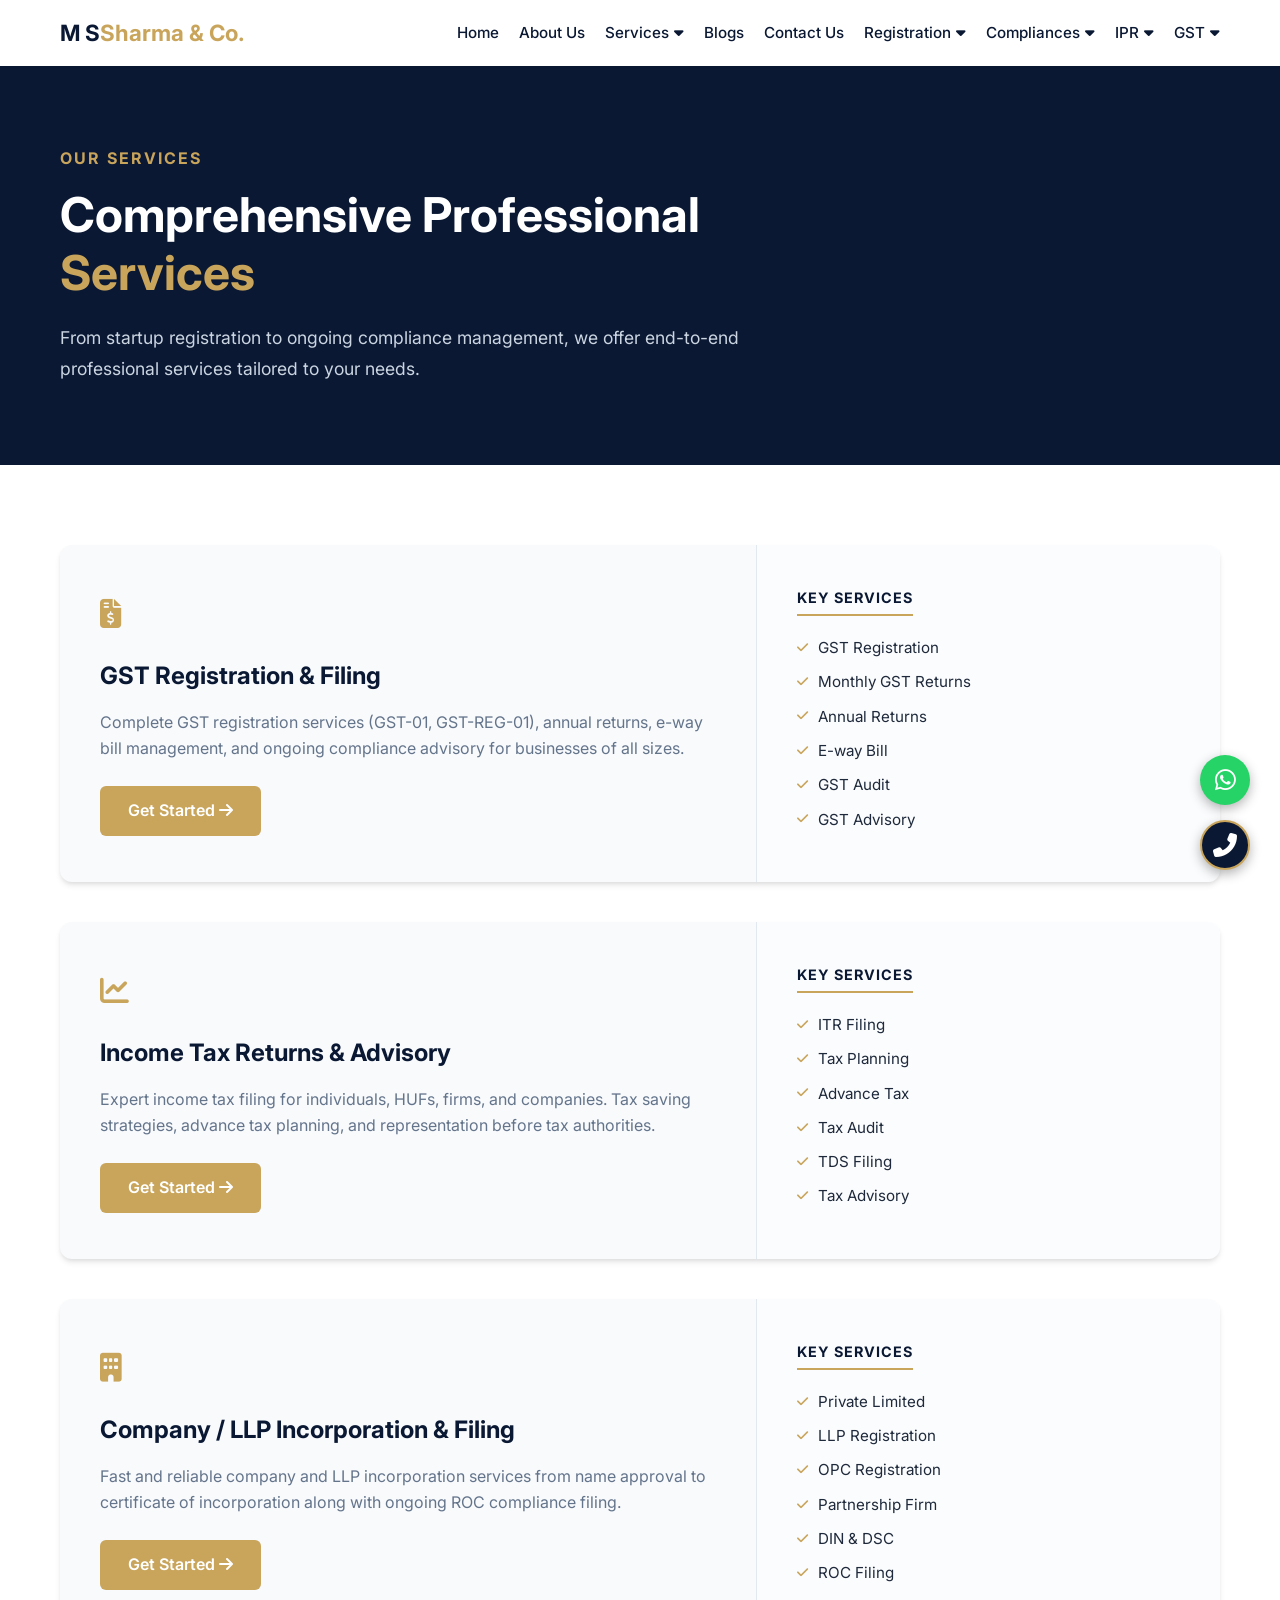
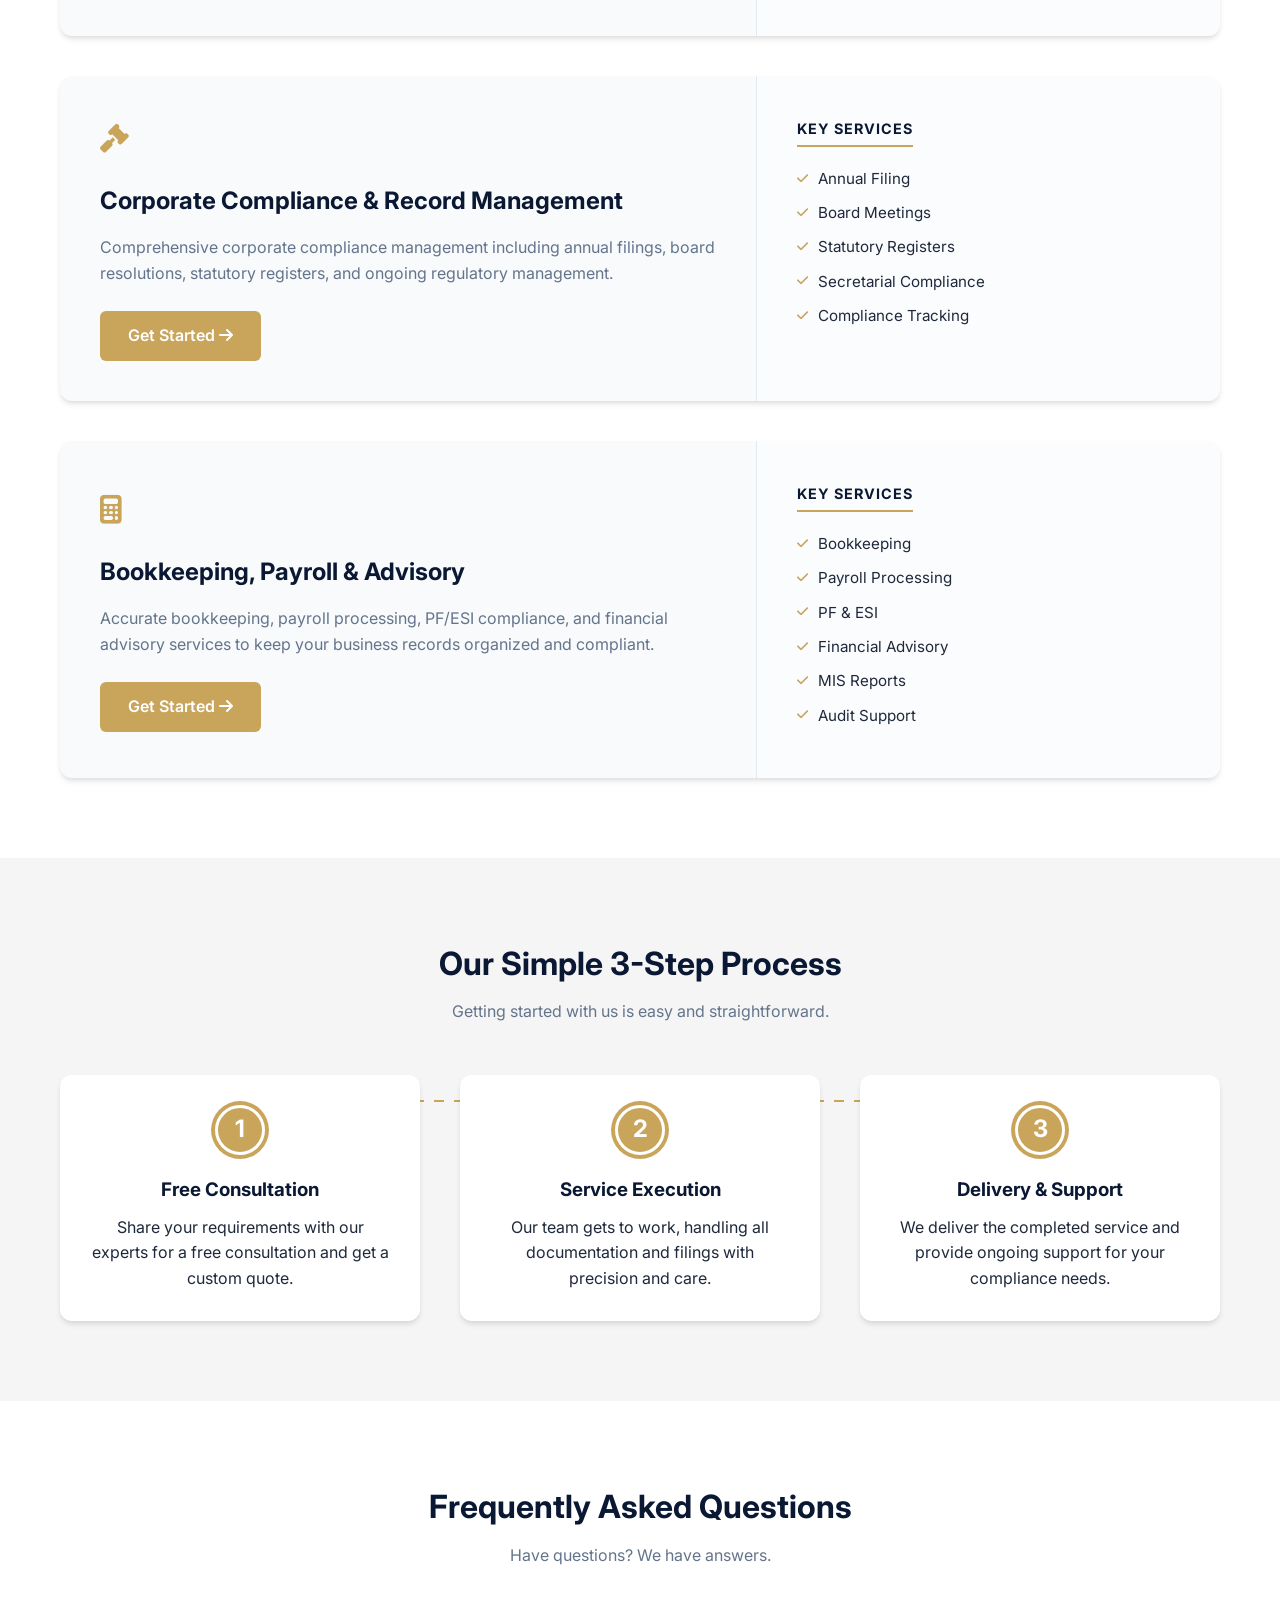
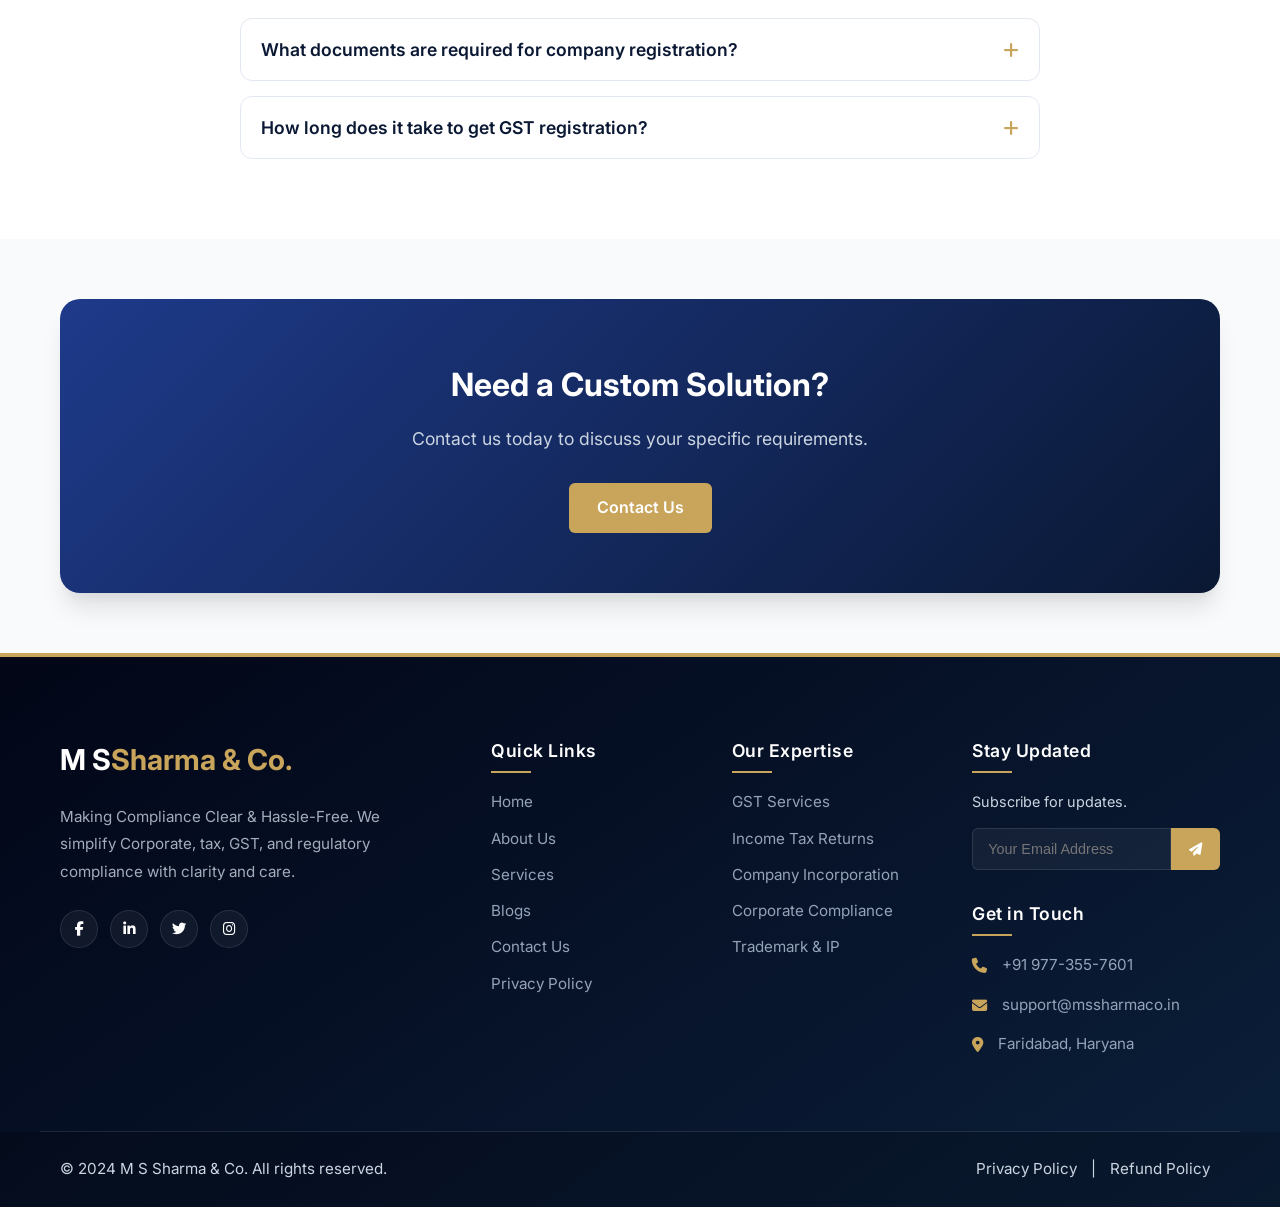
<file: services.html>
<!DOCTYPE html>
<html lang="en">
<head>
    <meta charset="UTF-8">
    <meta name="viewport" content="width=device-width, initial-scale=1.0">
    <title>Services | M S Sharma & Co.</title>
    <meta name="description" content="Comprehensive professional services: GST, Income Tax, Company Incorporation, LLP Registration, Payroll, and Corporate Compliance management tailored for your business.">
    <meta name="keywords" content="Business Services, Tax Consultants, Legal Compliance, Payroll Outsourcing, Company Registration, Startup India, NGO Registration">
    <link rel="stylesheet" href="style.css">
    <link rel="canonical" href="https://www.mssharmaco.in/services.html">
    <link rel="icon" href="favicon.ico" type="image/x-icon">

    <!-- Open Graph / Facebook -->
    <meta property="og:type" content="website">
    <meta property="og:url" content="https://www.mssharmaco.in/services.html">
    <meta property="og:title" content="Comprehensive Professional Services | M S Sharma & Co.">
    <meta property="og:description" content="GST, Income Tax, Company Incorporation, LLP Registration, Payroll, and Corporate Compliance management.">
    <meta property="og:image" content="https://www.mssharmaco.in/assets/services-og.jpg">

    <!-- Twitter -->
    <meta property="twitter:card" content="summary_large_image">
    <meta property="twitter:url" content="https://www.mssharmaco.in/services.html">
    <meta property="twitter:title" content="Comprehensive Professional Services | M S Sharma & Co.">
    <meta property="twitter:description" content="GST, Income Tax, Company Incorporation, LLP Registration, Payroll, and Corporate Compliance management.">
    <meta property="twitter:image" content="https://www.mssharmaco.in/assets/services-og.jpg">

    <link href="https://fonts.googleapis.com/css2?family=Inter:wght@300;400;500;600;700&display=swap" rel="stylesheet">
    <link rel="stylesheet" href="https://cdnjs.cloudflare.com/ajax/libs/font-awesome/6.4.0/css/all.min.css">

    <script type="application/ld+json">
    {
      "@context": "https://schema.org",
      "@type": "Service",
      "serviceType": "Professional Business Services",
      "provider": {
        "@type": "AccountingService",
        "name": "M S Sharma & Co."
      },
      "areaServed": "India",
      "hasOfferCatalog": {
        "@type": "OfferCatalog",
        "name": "Business Services",
        "itemListElement": [
          {
            "@type": "Offer",
            "itemOffered": {
              "@type": "Service",
              "name": "GST Registration & Filing"
            }
          },
          {
            "@type": "Offer",
            "itemOffered": {
              "@type": "Service",
              "name": "Income Tax Returns"
            }
          },
          {
            "@type": "Offer",
            "itemOffered": {
              "@type": "Service",
              "name": "Company Incorporation"
            }
          }
        ]
      }
    }
    </script>
</head>
<body>

    <nav class="navbar">
        <div class="container nav-container">
            <a href="index.html" class="logo">M S<span>Sharma & Co.</span></a>
            <button class="menu-toggle" aria-label="Toggle Navigation"><i class="fas fa-bars"></i></button>
            <ul class="nav-links">
                <li><a href="index.html">Home</a></li>
                <li><a href="about.html">About Us</a></li>
                <li class="dropdown">
                    <a href="services.html" class="dropbtn active">Services <i class="fas fa-caret-down"></i></a>
                    <div class="dropdown-content">
                        <a href="services.html">GST Registrations & Filings</a>
                        <a href="services.html">Income Tax Returns and Advisory</a>
                        <a href="services.html">Company/LLP Incorporations & Filings</a>
                        <a href="services.html">Corporate Compliance & Return Management</a>
                        <a href="services.html">Bookkeeping, Payroll, and Advisory Services</a>
                    </div>
                </li>
                <li><a href="blogs.html">Blogs</a></li>
                <li><a href="contact.html">Contact Us</a></li>
                <li class="dropdown">
                    <a href="#" class="dropbtn">Registration <i class="fas fa-caret-down"></i></a>
                    <div class="dropdown-content scrollable">
                        <div class="dropdown-header">Company Registration</div>
                        <a href="services.html">Private Limited Company Registration</a>
                        <a href="services.html">LLP Registration</a>
                        <a href="services.html">Public Limited Company Registration</a>
                        <a href="services.html">Partnership Firm Registration</a>
                        <a href="services.html">NGO Registration</a>
                        <a href="services.html">Trust Registration</a>
                        <a href="services.html">Sole Proprietorship Registration</a>
                        <a href="services.html">OPC Registration</a>
                        <a href="services.html">Society Registration</a>
                        <a href="services.html">Startup India Registration</a>
                        <a href="services.html">Producer Company Registration</a>
                        <a href="services.html">Wordmark Registration</a>
                        <a href="services.html">Virtual Office</a>
                        <a href="services.html">Nidhi Company Registration</a>
                        <a href="services.html">Section 8 Company Registration</a>
                        <a href="services.html">Shop And Establishment Registration</a>
                        <a href="services.html">12A And 80G Registration</a>
                        <a href="services.html">Darpan Registration</a>
                        <a href="services.html">FCRA Registration</a>
                        <a href="services.html">IEC Registration</a>
                        <div class="dropdown-header">Government Registrations</div>
                        <a href="services.html">GST Registration</a>
                        <a href="services.html">FSSAI Registration</a>
                        <a href="services.html">FSSAI State License</a>
                        <a href="services.html">FSSAI Central License</a>
                        <a href="services.html">Basic FSSAI Registration Renewal</a>
                        <a href="services.html">BIS Registration</a>
                        <a href="services.html">ISO Registration</a>
                        <a href="services.html">Trade License</a>
                        <a href="services.html">Gumasta License</a>
                        <a href="services.html">Digital Signature Certificate</a>
                        <a href="services.html">Udyam (MSME) Registration</a>
                        <a href="services.html">Professional Tax Registration</a>
                    </div>
                </li>
                 <li class="dropdown">
                    <a href="#" class="dropbtn">Compliances <i class="fas fa-caret-down"></i></a>
                    <div class="dropdown-content scrollable">
                        <div class="dropdown-header">Company Compliance</div>
                        <a href="services.html">LLP Annual Compliance</a>
                        <a href="services.html">Annual Compliance for Private Limited Company</a>
                         <div class="dropdown-header">Registration</div>
                        <a href="services.html">MSME Registration</a>
                        <a href="services.html">EPF Registration</a>
                         <a href="services.html">Shop &amp; Establishment Registration</a>
                         <div class="dropdown-header">Services</div>
                        <a href="services.html">Book Keeping and Accounting Services</a>
                         <div class="dropdown-header">Changes</div>
                        <a href="services.html">Change Pvt Ltd Company Name</a>
                        <a href="services.html">Close Pvt Ltd Company</a>
                         <div class="dropdown-header">Director Related</div>
                        <a href="services.html">Director Appointment</a>
                        <a href="services.html">Change of Auditor</a>
                         <div class="dropdown-header">Event Based Compliance</div>
                        <a href="services.html">Winding Up of A Company</a>
                        <a href="services.html">Increase Authorized Capital</a>
                        <a href="services.html">Change in Registered Office</a>
                        <a href="services.html">Change in Object Clause</a>
                         <div class="dropdown-header">Director</div>
                        <a href="services.html">Director Appointment</a>
                        <a href="services.html">Removal of Director</a>
                        <a href="services.html">Change in Director</a>
                        <a href="services.html">Add Designated Partner</a>
                        <a href="services.html">Director Resignation</a>
                         <div class="dropdown-header">Other</div>
                        <a href="services.html">DIR-3 KYC for Director</a>
                        <a href="services.html">Transfer of Shares</a>
                        <a href="services.html">Issue of Shares</a>
                        
                        
                        
                        
                        
                    </div>
                </li>

                <li class="dropdown">
                    <a href="ipr.html" class="dropbtn">IPR <i class="fas fa-caret-down"></i></a>
                    <div class="dropdown-content scrollable">
                        <div class="dropdown-header">Trademark Services</div>
                        <a href="ipr.html">Trademark Registration</a>
                        <a href="ipr.html">International Trademark Registration</a>
                        <a href="ipr.html">Trademark Renewal</a>
                        <a href="ipr.html">Trademark Rectification</a>
                        <a href="ipr.html">Trademark Objection</a>
                        <a href="ipr.html">Trademark Opposition</a>
                        <a href="ipr.html">Trademark Hearing</a>
                        <a href="ipr.html">Trademark Infringement</a>
                        <div class="dropdown-header">Other IPR Services</div>
                        <a href="ipr.html">Copyright Registration</a>
                        <a href="ipr.html">Patent Registration</a>
                        <a href="ipr.html">Design Registration</a>
                    </div>
                </li>
                <li class="dropdown">
                    <a href="gst.html" class="dropbtn">GST <i class="fas fa-caret-down"></i></a>
                    <div class="dropdown-content scrollable">
                        <div class="dropdown-header">GST Services</div>
                        <a href="gst.html">GST Registration</a>
                        <a href="gst.html">GST Return Filing</a>
                        <a href="gst.html">GSTR-9 Annual Return</a>
                        <a href="gst.html">Cancel GST Registration</a>
                        <a href="gst.html">GST E-Invoicing</a>
                        <a href="gst.html">E-Way Bill Registration</a>
                        <a href="gst.html">Input Tax Credit (ITC)</a>
                        <a href="gst.html">GST Advisory</a>
                        <a href="gst.html">GST Refund</a>
                    </div>
                </li>
            </ul>
        </div>
    </nav>

    <header class="page-hero">
        <div class="container">
            <span class="about-label">OUR SERVICES</span>
            <h1>Comprehensive Professional <br> <span>Services</span></h1>
            <p>From startup registration to ongoing compliance management, we offer end-to-end professional services tailored to your needs.</p>
        </div>
    </header>

    <section class="section detailed-services-section">
        <div class="container">
            <div class="services-list-container">
                
                <!-- Card 1: GST -->
                <div class="service-row-card" id="gst">
                    <div class="service-left">
                        <div class="icon-wrapper"><i class="fas fa-file-invoice-dollar"></i></div>
                        <h3>GST Registration & Filing</h3>
                        <p>Complete GST registration services (GST-01, GST-REG-01), annual returns, e-way bill management, and ongoing compliance advisory for businesses of all sizes.</p>
                        <a href="contact.html" class="btn-gold">Get Started <i class="fas fa-arrow-right"></i></a>
                    </div>
                    <div class="service-right">
                        <h4>KEY SERVICES</h4>
                        <ul class="service-check-list">
                            <li><i class="fas fa-check"></i> GST Registration</li>
                            <li><i class="fas fa-check"></i> Monthly GST Returns</li>
                            <li><i class="fas fa-check"></i> Annual Returns</li>
                            <li><i class="fas fa-check"></i> E-way Bill</li>
                            <li><i class="fas fa-check"></i> GST Audit</li>
                            <li><i class="fas fa-check"></i> GST Advisory</li>
                        </ul>
                    </div>
                </div>

                <!-- Card 2: Income Tax -->
                <div class="service-row-card" id="tax">
                    <div class="service-left">
                        <div class="icon-wrapper"><i class="fas fa-chart-line"></i></div>
                        <h3>Income Tax Returns &amp; Advisory</h3>
                        <p>Expert income tax filing for individuals, HUFs, firms, and companies. Tax saving strategies, advance tax planning, and representation before tax authorities.</p>
                        <a href="contact.html" class="btn-gold">Get Started <i class="fas fa-arrow-right"></i></a>
                    </div>
                    <div class="service-right">
                        <h4>KEY SERVICES</h4>
                        <ul class="service-check-list">
                            <li><i class="fas fa-check"></i> ITR Filing</li>
                            <li><i class="fas fa-check"></i> Tax Planning</li>
                            <li><i class="fas fa-check"></i> Advance Tax</li>
                            <li><i class="fas fa-check"></i> Tax Audit</li>
                            <li><i class="fas fa-check"></i> TDS Filing</li>
                            <li><i class="fas fa-check"></i> Tax Advisory</li>
                        </ul>
                    </div>
                </div>

                <!-- Card 3: Incorporation -->
                <div class="service-row-card" id="incorporation">
                    <div class="service-left">
                        <div class="icon-wrapper"><i class="fas fa-building"></i></div>
                        <h3>Company / LLP Incorporation & Filing</h3>
                        <p>Fast and reliable company and LLP incorporation services from name approval to certificate of incorporation along with ongoing ROC compliance filing.</p>
                        <a href="contact.html" class="btn-gold">Get Started <i class="fas fa-arrow-right"></i></a>
                    </div>
                    <div class="service-right">
                        <h4>KEY SERVICES</h4>
                        <ul class="service-check-list">
                            <li><i class="fas fa-check"></i> Private Limited</li>
                            <li><i class="fas fa-check"></i> LLP Registration</li>
                            <li><i class="fas fa-check"></i> OPC Registration</li>
                            <li><i class="fas fa-check"></i> Partnership Firm</li>
                            <li><i class="fas fa-check"></i> DIN & DSC</li>
                            <li><i class="fas fa-check"></i> ROC Filing</li>
                        </ul>
                    </div>
                </div>

                <!-- Card 4: Compliance -->
                <div class="service-row-card" id="compliance">
                    <div class="service-left">
                        <div class="icon-wrapper"><i class="fas fa-gavel"></i></div>
                        <h3>Corporate Compliance & Record Management</h3>
                        <p>Comprehensive corporate compliance management including annual filings, board resolutions, statutory registers, and ongoing regulatory management.</p>
                        <a href="contact.html" class="btn-gold">Get Started <i class="fas fa-arrow-right"></i></a>
                    </div>
                    <div class="service-right">
                        <h4>KEY SERVICES</h4>
                        <ul class="service-check-list">
                            <li><i class="fas fa-check"></i> Annual Filing</li>
                            <li><i class="fas fa-check"></i> Board Meetings</li>
                            <li><i class="fas fa-check"></i> Statutory Registers</li>
                            <li><i class="fas fa-check"></i> Secretarial Compliance</li>
                            <li><i class="fas fa-check"></i> Compliance Tracking</li>
                        </ul>
                    </div>
                </div>

                <!-- Card 5: Payroll -->
                <div class="service-row-card" id="payroll">
                    <div class="service-left">
                        <div class="icon-wrapper"><i class="fas fa-calculator"></i></div>
                        <h3>Bookkeeping, Payroll &amp; Advisory</h3>
                        <p>Accurate bookkeeping, payroll processing, PF/ESI compliance, and financial advisory services to keep your business records organized and compliant.</p>
                        <a href="contact.html" class="btn-gold">Get Started <i class="fas fa-arrow-right"></i></a>
                    </div>
                    <div class="service-right">
                        <h4>KEY SERVICES</h4>
                        <ul class="service-check-list">
                            <li><i class="fas fa-check"></i> Bookkeeping</li>
                            <li><i class="fas fa-check"></i> Payroll Processing</li>
                            <li><i class="fas fa-check"></i> PF & ESI</li>
                            <li><i class="fas fa-check"></i> Financial Advisory</li>
                            <li><i class="fas fa-check"></i> MIS Reports</li>
                            <li><i class="fas fa-check"></i> Audit Support</li>
                        </ul>
                    </div>
                </div>
            </div>
        </div>
    </section>

    <!-- Our Simple Process Section -->
    <section class="section process-section">
        <div class="container">
            <div class="section-header text-center">
                <h2 class="section-title">Our Simple 3-Step Process</h2>
                <p class="section-subtitle">Getting started with us is easy and straightforward.</p>
            </div>
            <div class="process-grid">
                <!-- Step 1 -->
                <div class="process-step">
                    <div class="process-number">1</div>
                    <h3>Free Consultation</h3>
                    <p>Share your requirements with our experts for a free consultation and get a custom quote.</p>
                </div>
                <!-- Step 2 -->
                <div class="process-step">
                    <div class="process-number">2</div>
                    <h3>Service Execution</h3>
                    <p>Our team gets to work, handling all documentation and filings with precision and care.</p>
                </div>
                <!-- Step 3 -->
                <div class="process-step">
                    <div class="process-number">3</div>
                    <h3>Delivery & Support</h3>
                    <p>We deliver the completed service and provide ongoing support for your compliance needs.</p>
                </div>
            </div>
        </div>
    </section>

    <!-- FAQ Section -->
    <section class="section faq-section">
        <div class="container">
            <div class="section-header text-center">
                <h2 class="section-title">Frequently Asked Questions</h2>
                <p class="section-subtitle">Have questions? We have answers.</p>
            </div>
            <div class="faq-accordion">
                <!-- FAQ 1 -->
                <div class="accordion-item">
                    <button class="accordion-header">
                        What documents are required for company registration?
                        <i class="fas fa-plus"></i>
                    </button>
                    <div class="accordion-content">
                        <p>For company registration, you typically need the PAN card, AADHAAR card, and identity/address proofs of all directors, along with proof of the registered office address (like a utility bill or rent agreement).</p>
                    </div>
                </div>
                <!-- FAQ 2 -->
                <div class="accordion-item">
                    <button class="accordion-header">
                        How long does it take to get GST registration?
                        <i class="fas fa-plus"></i>
                    </button>
                    <div class="accordion-content">
                        <p>The GST registration process usually takes between 3 to 7 working days after the submission of all required documents, subject to government processing times.</p>
                    </div>
                </div>
            </div>
        </div>
    </section>

    <section class="section cta-section">
        <div class="container">
            <div class="cta-box">
                <h2>Need a Custom Solution?</h2>
                <p>Contact us today to discuss your specific requirements.</p>
                <div class="cta-buttons">
                    <a href="contact.html" class="btn-gold">Contact Us</a>
                </div>
            </div>
        </div>
    </section>

    <footer class="footer">
        <div class="container footer-grid">
            <div class="footer-col footer-brand">
                <a href="index.html" class="footer-logo">M S<span>Sharma & Co.</span></a>
                <p>Making Compliance Clear & Hassle-Free. We simplify Corporate, tax, GST, and regulatory compliance with clarity and care.</p>
                <div class="footer-social">
                    <a href="#"><i class="fab fa-facebook-f"></i></a>
                    <a href="#"><i class="fab fa-linkedin-in"></i></a>
                    <a href="#"><i class="fab fa-twitter"></i></a>
                    <a href="#"><i class="fab fa-instagram"></i></a>
                </div>
            </div>
            <div class="footer-col">
                <h4>Quick Links</h4>
                <ul class="footer-links">
                    <li><a href="index.html">Home</a></li>
                    <li><a href="about.html">About Us</a></li>
                    <li><a href="services.html">Services</a></li>
                    <li><a href="blogs.html">Blogs</a></li>
                    <li><a href="contact.html">Contact Us</a></li>
                    <li><a href="privacy-policy.html">Privacy Policy</a></li>
                </ul>
            </div>
            <div class="footer-col">
                <h4>Our Expertise</h4>
                <ul class="footer-links">
                    <li><a href="gst.html">GST Services</a></li>
                    <li><a href="services.html">Income Tax Returns</a></li>
                    <li><a href="services.html">Company Incorporation</a></li>
                    <li><a href="services.html">Corporate Compliance</a></li>
                    <li><a href="ipr.html">Trademark & IP</a></li>
                </ul>
            </div>
            <div class="footer-col">
                <h4>Stay Updated</h4>
                <p style="margin-bottom: 15px; font-size: 0.9rem;">Subscribe for updates.</p>
                <form class="newsletter-form">
                    <div class="newsletter-group">
                        <input type="email" placeholder="Your Email Address" required>
                        <button type="submit"><i class="fas fa-paper-plane"></i></button>
                    </div>
                </form>
                <h4>Get in Touch</h4>
                <ul class="footer-contact-info">
                    <li><i class="fas fa-phone-alt"></i> +91 977-355-7601</li>
                    <li><i class="fas fa-envelope"></i> support@mssharmaco.in</li>
                    <li><i class="fas fa-map-marker-alt"></i> Faridabad, Haryana</li>
                </ul>
            </div>
        </div>
        <div class="footer-bottom">
            <div class="container bottom-flex">
                <p>&copy; 2024 M S Sharma & Co. All rights reserved.</p>
                <div class="legal-links">
                    <a href="privacy-policy.html">Privacy Policy</a>
                    <span>|</span>
                    <a href="refund-policy.html">Refund Policy</a>
                </div>
            </div>
        </div>
    </footer>

    <script src="script.js"></script>
</body>
</html>
</file>
<file: style.css>
/* Variables */
:root {
    --color-navy: #0A1833;
    --color-blue-dark: #0A1833;
    --color-blue-light: #1E3A8A;
    --color-gold: #c9a55c;
    --color-gold-hover: #b08f4b;
    --color-bg-light: #F8FAFC;
    --color-white: #FFFFFF;
    --color-text-dark: #1e293b;
    --color-text-gray: #64748b;
    --color-text-light: #cbd5e1;
    
    --font-main: 'Inter', sans-serif;
    
    --shadow-soft: 0 4px 6px -1px rgba(0, 0, 0, 0.1), 0 2px 4px -1px rgba(0, 0, 0, 0.06);
    --shadow-hover: 0 10px 15px -3px rgba(0, 0, 0, 0.1), 0 4px 6px -2px rgba(0, 0, 0, 0.05);
    
    --radius-card: 12px;
    --radius-btn: 6px;
}

/* Reset & Base */
* {
    margin: 0;
    padding: 0;
    box-sizing: border-box;
}

html {
    scroll-behavior: smooth;
}

body {
    font-family: var(--font-main);
    background-color: var(--color-bg-light);
    color: var(--color-text-dark);
    line-height: 1.6;
}

a {
    text-decoration: none;
    color: inherit;
    transition: 0.3s ease;
}

ul {
    list-style: none;
}

.container {
    max-width: 1200px;
    margin: 0 auto;
    padding: 0 20px;
}

.section {
    padding: 80px 0;
}

/* Navbar */
.navbar {
    background-color: var(--color-white);
    box-shadow: 0 1px 3px rgba(0,0,0,0.05);
    position: sticky;
    top: 0;
    z-index: 1000;
    padding: 15px 0;
}

.nav-container {
    display: flex;
    justify-content: space-between;
    align-items: center;
}

.logo {
    font-size: 1.4rem;
    font-weight: 700;
    color: var(--color-navy);
}

.logo span {
    color: var(--color-gold);
}

.nav-links {
    display: flex;
    gap: 20px;
    align-items: center;
}

.nav-links a {
    font-weight: 500;
    color: var(--color-navy);
    font-size: 0.95rem;
    white-space: nowrap;
}

.nav-links a:hover {
    color: var(--color-gold);
}

/* Dropdown Menu Styles */
.dropdown {
    position: relative;
    display: flex;
    align-items: center;
    height: 100%;
}

.dropdown .dropbtn {
    display: flex;
    align-items: center;
    gap: 5px;
}

.dropdown-content {
    display: none;
    position: absolute;
    top: 100%;
    left: 0;
    background-color: var(--color-white);
    min-width: 280px;
    box-shadow: 0 8px 16px rgba(0,0,0,0.1);
    z-index: 1001;
    border-radius: var(--radius-btn);
    padding: 10px 0;
    border-top: 3px solid var(--color-gold);
}

.dropdown-content a {
    color: var(--color-navy);
    padding: 12px 20px;
    text-decoration: none;
    display: block;
    font-size: 0.95rem;
    font-weight: 500;
    border-bottom: 1px solid #f1f1f1;
    white-space: normal; /* Allow wrapping in dropdown */
}

.dropdown-content a:last-child {
    border-bottom: none;
}

.dropdown-content a:hover {
    background-color: #f9f9f9;
    color: var(--color-gold);
    padding-left: 25px;
}

.dropdown:hover .dropdown-content {
    display: block;
}

/* Scrollable Dropdown for long lists */
.dropdown-content.scrollable {
    max-height: 500px;
    overflow-y: auto;
    width: 320px;
}

.dropdown-content.scrollable::-webkit-scrollbar {
    width: 6px;
}
.dropdown-content.scrollable::-webkit-scrollbar-track {
    background: #f1f1f1;
}
.dropdown-content.scrollable::-webkit-scrollbar-thumb {
    background: var(--color-gold);
    border-radius: 3px;
}

.dropdown-header {
    padding: 12px 20px 5px;
    font-size: 0.85rem;
    font-weight: 700;
    color: var(--color-text-gray);
    text-transform: uppercase;
    letter-spacing: 0.5px;
    background-color: var(--color-white);
    pointer-events: none;
}

.menu-toggle {
    display: none;
    background: none;
    border: none;
    font-size: 1.5rem;
    color: var(--color-navy);
    cursor: pointer;
}

/* Buttons */
.btn-primary-small {
    background-color: var(--color-navy);
    color: var(--color-white) !important;
    padding: 8px 20px;
    border-radius: var(--radius-btn);
    font-size: 0.9rem;
}

.btn-primary-small:hover {
    background-color: var(--color-blue-light);
}

.btn-gold {
    display: inline-block;
    background-color: var(--color-gold);
    color: var(--color-white);
    font-weight: 600;
    padding: 12px 28px;
    border-radius: var(--radius-btn);
    border: none;
    cursor: pointer;
    transition: all 0.3s ease;
}

.btn-gold:hover {
    background-color: var(--color-gold-hover);
    transform: translateY(-2px);
}

.btn-outline {
    display: inline-block;
    background: transparent;
    color: var(--color-white);
    border: 2px solid var(--color-white);
    font-weight: 600;
    padding: 10px 26px;
    border-radius: var(--radius-btn);
    cursor: pointer;
}

.btn-outline:hover {
    background: rgba(255, 255, 255, 0.1);
}

/* New Hero Section */
.hero-section-new {
    background: linear-gradient(to right, rgba(15, 30, 58, 0.9), rgba(28, 47, 82, 0.85)), url('https://images.unsplash.com/photo-1454165804606-c3d57bc86b40?ixlib=rb-4.0.3&auto=format&fit=crop&w=1920&q=80');
    background-size: cover;
    background-position: center;
    color: var(--color-white);
    min-height: 90vh;
    display: flex;
    flex-direction: column;
    align-items: flex-start; /* Ensure left alignment */
    justify-content: center;
    padding: 80px 0 120px; /* Adjusted padding */
    position: relative;
}

.hero-content-new {
    max-width: 750px;
    margin-left: 0; /* Align to left edge of container */
}

.hero-badge {
    display: inline-block;
    border: 1px solid var(--color-gold);
    color: var(--color-gold);
    padding: 6px 16px;
    border-radius: 50px;
    font-size: 0.8rem;
    font-weight: 600;
    text-transform: uppercase;
    letter-spacing: 1px;
    margin-bottom: 20px;
}

.hero-section-new h1 {
    font-size: 3.75rem; /* 60px */
    font-weight: 700;
    line-height: 1.15;
    margin-bottom: 20px;
}

.hero-section-new h1 span {
    color: var(--color-gold);
    display: block;
}

.hero-subtext {
    font-size: 1.125rem; /* 18px */
    color: #d1d5db;
    max-width: 600px;
    line-height: 1.7;
    margin-bottom: 35px;
}

.hero-buttons {
    display: flex;
    gap: 20px;
    justify-content: flex-start; /* Left align buttons */
    flex-wrap: wrap;
}

.btn-gold-outline {
    display: inline-block;
    background: transparent;
    color: var(--color-gold);
    border: 2px solid var(--color-gold);
    font-weight: 600;
    padding: 10px 26px;
    border-radius: var(--radius-btn);
    cursor: pointer;
    transition: all 0.3s ease;
}

.btn-gold-outline:hover {
    background: var(--color-gold);
    color: var(--color-white);
}

/* Hero Grid Layout & Contact Form */
.hero-grid-layout {
    display: grid;
    grid-template-columns: 1.1fr 1fr;
    gap: 60px;
    align-items: center;
    width: 100%;
}

.hero-grid-layout .hero-content-new {
    max-width: 100%;
}

.hero-contact-card {
    background: rgba(255, 255, 255, 0.1);
    backdrop-filter: blur(10px);
    -webkit-backdrop-filter: blur(10px);
    border: 1px solid rgba(255, 255, 255, 0.15);
    padding: 35px;
    border-radius: var(--radius-card);
    box-shadow: 0 25px 50px -12px rgba(0, 0, 0, 0.25);
}

.hero-contact-card h3 {
    color: var(--color-white);
    margin-bottom: 20px;
    font-size: 1.5rem;
    font-weight: 700;
}

.form-group-hero {
    margin-bottom: 15px;
}

.hero-contact-card input, 
.hero-contact-card select {
    width: 100%;
    padding: 14px 16px;
    border-radius: var(--radius-btn);
    border: 1px solid rgba(255, 255, 255, 0.3);
    background: rgba(0, 0, 0, 0.2);
    color: var(--color-white);
    font-family: inherit;
    font-size: 0.95rem;
    outline: none;
    transition: all 0.3s ease;
}

.hero-contact-card input::placeholder {
    color: rgba(255, 255, 255, 0.6);
}

.hero-contact-card input:focus,
.hero-contact-card select:focus {
    border-color: var(--color-gold);
    background: rgba(0, 0, 0, 0.4);
}

.hero-contact-card select option {
    background-color: var(--color-navy);
    color: var(--color-white);
}

.hero-contact-card .btn-gold {
    width: 100%;
    margin-top: 10px;
    font-size: 1rem;
    padding: 14px;
}

/* Stats Section */
.stats-container {
    position: absolute;
    bottom: -60px; /* Overlap */
    left: 50%;
    transform: translateX(-50%);
    width: 100%;
    display: grid;
    grid-template-columns: repeat(4, 1fr);
    gap: 20px;
}

.stat-card {
    background: var(--color-white);
    padding: 25px;
    border-radius: var(--radius-card);
    box-shadow: var(--shadow-soft);
    text-align: center;
}

.stat-card h3 {
    font-size: 2.2rem;
    color: var(--color-blue-dark);
    font-weight: 700;
}

.stat-card p {
    color: var(--color-text-gray);
    font-size: 0.9rem;
}


/* Hero Section (Small header placeholder) */
.hero-section {
    background: linear-gradient(135deg, var(--color-navy) 0%, var(--color-blue-light) 100%);
    color: white;
    padding: 60px 0 40px;
    text-align: center;
}
.hero-content h1 { font-size: 2.5rem; margin-bottom: 10px; }
.hero-content p { color: var(--color-text-light); }

/* Page Hero (For inner pages) */
.page-hero {
    background-color: var(--color-navy);
    color: var(--color-white);
    padding: 80px 0;
}

.page-hero h1 {
    font-size: 3rem;
    line-height: 1.2;
    margin-bottom: 20px;
    max-width: 800px;
}

.page-hero h1 span {
    color: var(--color-gold);
}

.page-hero p {
    color: var(--color-text-light);
    font-size: 1.1rem;
    max-width: 700px;
    line-height: 1.8;
}

/* ABOUT PAGE SPECIFIC STYLES */

/* About Hero */
.about-hero {
    background-color: var(--color-navy);
    color: var(--color-white);
    padding: 100px 0;
    position: relative;
}

.about-label {
    color: var(--color-gold);
    font-weight: 700;
    letter-spacing: 2px;
    font-size: 1rem;
    margin-bottom: 15px;
    display: block;
    text-transform: uppercase;
}

.about-hero h1 {
    font-size: 3rem;
    line-height: 1.2;
    margin-bottom: 20px;
    max-width: 800px;
}

.about-hero h1 span {
    color: var(--color-gold);
}

.about-hero p {
    color: var(--color-text-light);
    font-size: 1.1rem;
    max-width: 700px;
    line-height: 1.8;
}

/* Trust Section */
.trust-section {
    background-color: var(--color-bg-light);
    text-align: center;
}

.trust-grid {
    display: grid;
    grid-template-columns: repeat(4, 1fr);
    gap: 30px;
    margin-top: 50px;
}

.trust-card {
    background: var(--color-white);
    padding: 40px 25px;
    border-radius: var(--radius-card);
    box-shadow: var(--shadow-soft);
    transition: 0.3s ease;
}

.trust-card:hover {
    transform: translateY(-10px);
    box-shadow: var(--shadow-hover);
}

.trust-card i {
    font-size: 2.5rem;
    color: var(--color-gold);
    margin-bottom: 20px;
}

.trust-card h3 {
    color: var(--color-navy);
    margin-bottom: 10px;
    font-size: 1.2rem;
}

/* Founder Section */
.founder-section {
    background-color: var(--color-white);
}

.founder-grid {
    display: grid;
    grid-template-columns: 1fr 1.5fr;
    gap: 60px;
    align-items: center;
}

.founder-card {
    background: var(--color-navy);
    color: var(--color-white);
    padding: 40px;
    border-radius: var(--radius-card);
    text-align: center;
    position: relative;
    overflow: hidden;
}

.founder-avatar {
    width: 120px;
    height: 120px;
    background: var(--color-blue-dark);
    border: 3px solid var(--color-gold);
    border-radius: 50%;
    margin: 0 auto 20px;
    display: flex;
    align-items: center;
    justify-content: center;
    font-size: 2rem;
    font-weight: 700;
    color: var(--color-gold);
}

.founder-card h3 {
    font-size: 1.5rem;
    margin-bottom: 5px;
}

.founder-card p {
    color: var(--color-gold);
    font-size: 0.9rem;
    text-transform: uppercase;
    letter-spacing: 1px;
}

.founder-content h2 {
    font-size: 2.2rem;
    color: var(--color-navy);
    margin-bottom: 20px;
    line-height: 1.3;
}

.founder-content p {
    color: var(--color-text-gray);
    margin-bottom: 20px;
    font-size: 1.05rem;
}

/* Why Choose Vertical List */
.why-choose-list {
    display: flex;
    flex-direction: column;
    gap: 20px;
    max-width: 900px;
    margin: 40px auto 0;
}

.list-item {
    background: var(--color-bg-light);
    border: 1px solid #e2e8f0;
    padding: 20px 30px;
    border-radius: var(--radius-card);
    display: flex;
    align-items: center;
    gap: 20px;
    transition: 0.3s ease;
}

.list-item:hover {
    background: var(--color-white);
    border-color: var(--color-gold);
    box-shadow: var(--shadow-soft);
}

.list-item i {
    color: var(--color-gold);
    font-size: 1.2rem;
    flex-shrink: 0;
}

.list-item-content h4 {
    color: var(--color-navy);
    font-size: 1.1rem;
    margin-bottom: 4px;
}

.list-item-content p {
    color: var(--color-text-gray);
    font-size: 0.95rem;
    margin: 0;
}

/* Contact Page Grid */
.contact-container-grid {
    display: grid;
    grid-template-columns: 1.5fr 1fr; /* Form is larger */
    gap: 50px;
    align-items: start;
}

.contact-section-page {
    background-color: #f5f5f5;
}

.form-grid {
    display: grid;
    grid-template-columns: 1fr 1fr;
    gap: 20px;
}

/* Mission & Vision Section */
.mission-vision-section {
    background-color: var(--color-white);
}

.mission-vision-grid {
    display: grid;
    grid-template-columns: repeat(3, 1fr);
    gap: 30px;
}

.mission-box, .vision-box {
    padding: 30px;
    background-color: var(--color-bg-light);
    border-radius: var(--radius-card);
    border-left: 4px solid var(--color-gold);
}

.mission-box h3, .vision-box h3 {
    font-size: 1.5rem;
    color: var(--color-navy);
    margin-bottom: 15px;
    margin-top: 10px;
}

/* Team Section */
.team-section {
    background-color: var(--color-white);
}

.team-grid {
    display: grid;
    grid-template-columns: repeat(3, 1fr);
    gap: 30px;
    margin-top: 50px;
}

.team-card {
    background: var(--color-white);
    border-radius: var(--radius-card);
    box-shadow: var(--shadow-soft);
    text-align: center;
    padding: 30px 20px;
    transition: all 0.3s ease;
}

.team-card:hover {
    transform: translateY(-8px);
    box-shadow: var(--shadow-hover);
}

.team-image {
    width: 120px;
    height: 120px;
    border-radius: 50%;
    object-fit: cover;
    margin-bottom: 20px;
    border: 4px solid var(--color-bg-light);
}

.team-info h4 {
    font-size: 1.2rem;
    color: var(--color-navy);
    margin-bottom: 5px;
}

.team-info p {
    color: var(--color-gold);
    font-weight: 500;
}

@media (max-width: 1024px) {
    .mission-vision-grid {
        grid-template-columns: 1fr;
    }
    .team-grid {
        grid-template-columns: repeat(2, 1fr);
    }
}

/* Why Choose Us - Horizontal Boxes */
.why-choose-list-horizontal {
    display: grid;
    grid-template-columns: 1fr;
    gap: 15px;
    margin: 40px auto 0;
    max-width: 900px;
}

.why-choose-box {
    background: var(--color-white);
    border: 1px solid #e2e8f0;
    padding: 20px;
    border-radius: var(--radius-card);
    display: flex;
    align-items: center;
    gap: 20px;
    box-shadow: var(--shadow-soft);
    transition: all 0.3s ease;
}

.why-choose-box:hover {
    transform: translateY(-3px);
    box-shadow: var(--shadow-hover);
    border-color: rgba(201, 165, 92, 0.5);
}

.why-choose-box i {
    color: var(--color-gold);
    font-size: 1.3rem;
}

.why-choose-box p {
    margin: 0;
    font-weight: 500;
}

.centered-cta {
    text-align: center;
    margin-top: 50px;
}

/* SECTION 1: SERVICES */
.section-header {
    text-align: center;
    margin-bottom: 50px;
}

.section-title {
    font-size: 2rem;
    color: var(--color-navy);
    margin-bottom: 10px;
}

.section-subtitle {
    color: var(--color-text-gray);
}

.services-section {
    padding-top: 140px; /* Space for overlapping stats */
}

.services-grid {
    display: grid;
    grid-template-columns: repeat(3, 1fr);
    gap: 30px;
}

.service-card {
    background: var(--color-white);
    padding: 30px;
    border-radius: var(--radius-card);
    box-shadow: var(--shadow-soft);
    transition: all 0.3s ease;
    border-top: 3px solid transparent;
}

.service-card:hover {
    transform: translateY(-5px);
    box-shadow: var(--shadow-hover);
    border-top-color: var(--color-gold);
}

.icon-wrapper {
    color: var(--color-gold);
    font-size: 1.8rem;
    margin-bottom: 20px;
}

.service-card h3 {
    font-size: 1.25rem;
    color: var(--color-navy);
    margin-bottom: 10px;
}

.service-card p {
    font-size: 0.9rem;
    color: var(--color-text-gray);
}

/* SECTION 2: WHY CHOOSE US */
.why-us-section {
    background-color: var(--color-navy);
    color: var(--color-white);
}

.why-us-grid {
    display: grid;
    grid-template-columns: 1fr 1fr;
    gap: 60px;
    align-items: center;
}

.small-heading {
    color: var(--color-gold);
    text-transform: uppercase;
    font-size: 0.85rem;
    letter-spacing: 1px;
    margin-bottom: 10px;
}

.why-us-content h2 {
    font-size: 2.5rem;
    line-height: 1.2;
    margin-bottom: 20px;
}

.why-us-desc {
    color: var(--color-text-light);
    margin-bottom: 30px;
}

.why-us-list li {
    display: flex;
    align-items: center;
    gap: 10px;
    margin-bottom: 15px;
    font-weight: 500;
}

.why-us-list li i {
    color: var(--color-gold);
}

.why-us-content .btn-gold {
    margin-top: 20px;
}

.features-grid {
    display: grid;
    grid-template-columns: repeat(2, 1fr);
    gap: 20px;
}

.feature-box {
    background: rgba(255, 255, 255, 0.03);
    border: 1px solid rgba(255, 255, 255, 0.1);
    padding: 25px;
    border-radius: var(--radius-card);
    transition: 0.3s ease;
}

.feature-box:hover {
    background: rgba(255, 255, 255, 0.08);
    box-shadow: 0 0 20px rgba(212, 175, 55, 0.1); /* Glow effect */
    border-color: rgba(212, 175, 55, 0.3);
}

.feature-box i {
    color: transparent;
    -webkit-text-stroke: 1px var(--color-gold);
    font-size: 1.5rem;
    margin-bottom: 15px;
}

.feature-box h4 {
    margin-bottom: 8px;
    font-size: 1.1rem;
}

.feature-box p {
    font-size: 0.85rem;
    color: var(--color-text-light);
}

/* SECTION 3: CTA */
.cta-section {
    padding: 60px 20px;
}

.cta-box {
    background: linear-gradient(135deg, var(--color-blue-light), var(--color-blue-dark));
    border-radius: 20px;
    padding: 60px 20px;
    text-align: center;
    color: var(--color-white);
    box-shadow: 0 20px 25px -5px rgba(0, 0, 0, 0.1), 0 10px 10px -5px rgba(0, 0, 0, 0.04);
}

.cta-box h2 {
    font-size: 2rem;
    margin-bottom: 15px;
}

.cta-box p {
    color: var(--color-text-light);
    margin-bottom: 30px;
    font-size: 1.1rem;
}

.cta-buttons {
    display: flex;
    justify-content: center;
    gap: 20px;
    flex-wrap: wrap;
}

/* SECTION 4: FOOTER */
.footer {
    background: linear-gradient(145deg, #020617 0%, #0B1F3A 100%);
    color: #cbd5e1;
    padding-top: 80px;
    font-size: 0.95rem;
    position: relative;
    border-top: 4px solid var(--color-gold);
}

.footer-grid {
    display: grid;
    grid-template-columns: 2fr 1fr 1fr 1.3fr;
    gap: 50px;
    padding-bottom: 60px;
    border-bottom: 1px solid rgba(255, 255, 255, 0.1);
}

.footer-brand p {
    margin: 20px 0 25px;
    line-height: 1.8;
    opacity: 0.8;
    max-width: 90%;
}

.footer-logo {
    font-size: 1.8rem;
    font-weight: 700;
    color: var(--color-white);
    display: block;
}
.footer-logo span { color: var(--color-gold); }

.footer-social {
    display: flex;
    gap: 12px;
}

.footer-social a {
    display: flex;
    align-items: center;
    justify-content: center;
    width: 38px;
    height: 38px;
    background: rgba(255, 255, 255, 0.05);
    border: 1px solid rgba(255, 255, 255, 0.1);
    border-radius: 50%;
    color: var(--color-white);
    transition: all 0.3s ease;
    font-size: 0.9rem;
}

.footer-social a:hover {
    background: var(--color-gold);
    border-color: var(--color-gold);
    color: var(--color-white);
    transform: translateY(-3px);
}

.footer-col h4 {
    color: var(--color-white);
    font-size: 1.1rem;
    font-weight: 600;
    margin-bottom: 25px;
    position: relative;
    letter-spacing: 0.5px;
    display: inline-block;
}

.footer-col h4::after {
    content: '';
    position: absolute;
    left: 0;
    bottom: -8px;
    width: 40px;
    height: 2px;
    background: var(--color-gold);
}

.footer-links li {
    margin-bottom: 12px;
}

.footer-links a {
    color: #94a3b8;
    transition: 0.3s;
    display: inline-block;
}

.footer-links a:hover {
    color: var(--color-gold);
    transform: translateX(5px);
}

/* Newsletter & Contact */
.newsletter-form {
    margin-bottom: 30px;
}

.newsletter-group {
    position: relative;
    display: flex;
}

.newsletter-group input {
    width: 100%;
    background: rgba(255, 255, 255, 0.05);
    border: 1px solid rgba(255, 255, 255, 0.1);
    padding: 12px 15px;
    color: white;
    border-radius: var(--radius-btn) 0 0 var(--radius-btn);
    outline: none;
    font-size: 0.9rem;
}

.newsletter-group input:focus {
    border-color: var(--color-gold);
}

.newsletter-group button {
    background: var(--color-gold);
    border: none;
    padding: 0 18px;
    color: white;
    border-radius: 0 var(--radius-btn) var(--radius-btn) 0;
    cursor: pointer;
    transition: 0.3s;
}

.newsletter-group button:hover {
    background: var(--color-gold-hover);
}

.footer-contact-info li {
    display: flex;
    align-items: flex-start;
    gap: 15px;
    margin-bottom: 15px;
    color: #94a3b8;
}

.footer-contact-info i {
    color: var(--color-gold);
    margin-top: 5px;
}

.footer-contact-info .fa-phone-alt {
    transform: scaleX(-1);
}

.footer-bottom { 
    padding: 25px 0; 
    background: rgba(0, 0, 0, 0.2);
}

.bottom-flex {
    display: flex;
    justify-content: space-between;
    flex-wrap: wrap;
    gap: 15px;
}

.legal-links a { margin: 0 10px; }
.legal-links a:hover { color: var(--color-white); }

/* Testimonials Section */
.testimonials-section {
    background-color: #f5f5f5;
}

.testimonials-grid {
    display: grid;
    grid-template-columns: repeat(3, 1fr);
    gap: 30px;
    margin-top: 50px;
}

.testimonial-card {
    background: var(--color-white);
    padding: 40px;
    border-radius: var(--radius-card);
    box-shadow: var(--shadow-soft);
    display: flex;
    flex-direction: column;
    border-top: 4px solid transparent;
    transition: all 0.3s ease;
}

.testimonial-card:hover {
    transform: translateY(-5px);
    box-shadow: var(--shadow-hover);
    border-top-color: var(--color-gold);
}

.testimonial-card .fa-quote-left {
    font-size: 2.5rem;
    color: var(--color-gold);
    opacity: 0.4;
    margin-bottom: 20px;
}

.testimonial-text {
    font-style: italic;
    color: var(--color-text-gray);
    flex-grow: 1;
    margin-bottom: 25px;
    line-height: 1.7;
}

.testimonial-author {
    margin-top: auto;
    padding-top: 20px;
    border-top: 1px solid #e2e8f0;
}

.testimonial-author h4 {
    color: var(--color-navy);
    font-size: 1.1rem;
    margin-bottom: 3px;
}

.testimonial-author p {
    font-size: 0.9rem;
    color: var(--color-text-gray);
    margin: 0;
}

/* Policy Pages */
.policy-section {
    background-color: var(--color-white);
}

.policy-content {
    max-width: 900px;
    margin: 0 auto;
}

.policy-content h3 {
    color: var(--color-navy);
    margin: 30px 0 15px;
    font-size: 1.4rem;
}

.policy-content p, .policy-content li {
    color: var(--color-text-dark);
    margin-bottom: 15px;
    line-height: 1.8;
}

.policy-content ul, .policy-content ol {
    margin-bottom: 20px;
    padding-left: 20px;
}

/* RESPONSIVE */
@media (max-width: 1024px) {
    .services-grid { grid-template-columns: repeat(2, 1fr); }
    .why-us-grid { grid-template-columns: 1fr; }
    .footer-grid { grid-template-columns: 1fr 1fr; }
    .stats-container {
        grid-template-columns: repeat(2, 1fr);
        gap: 15px;
        position: relative;
        bottom: 0;
        transform: none;
        left: 0;
        margin-top: 40px;
    }
    .hero-grid-layout {
        grid-template-columns: 1fr;
        gap: 40px;
    }
    .hero-content-new {
        text-align: center;
    }
    .hero-buttons {
        justify-content: center;
    }
    .hero-contact-card {
        max-width: 500px;
        margin: 0 auto;
    }
    .hero-section-new {
        min-height: auto;
        padding-bottom: 40px;
    }
    .services-section {
        padding-top: 80px;
    }
    .contact-container-grid { grid-template-columns: 1fr; }
    .testimonials-grid {
        grid-template-columns: repeat(2, 1fr);
    }

}

@media (max-width: 768px) {
    /* Mobile Sidebar & Toggle */
    .menu-toggle {
        display: flex !important; /* Force display to ensure visibility */
        align-items: center;
        justify-content: center;
        position: fixed; /* Fixed position for close button */
        top: 20px;
        right: 20px;
        z-index: 2000; /* Above sidebar */
        background: var(--color-white);
        width: 45px;
        height: 45px;
        border-radius: 50%;
        box-shadow: 0 4px 12px rgba(0,0,0,0.2);
        border: none;
        cursor: pointer;
    }

    .nav-links {
        display: flex;
        flex-direction: column;
        position: fixed;
        top: 0;
        right: 0;
        width: 85%;
        max-width: 320px;
        height: 100vh; /* Fallback */
        height: 100dvh; /* Dynamic viewport height for mobile browsers */
        background: var(--color-white);
        padding: 70px 0 50px; /* Optimized padding for better use of space */
        box-shadow: -5px 0 15px rgba(0,0,0,0.1);
        overflow-y: auto; /* Allow scrolling within the menu */
        transform: translateX(100%); /* Hidden by default */
        transition: transform 0.3s cubic-bezier(0.4, 0, 0.2, 1);
        z-index: 1050;
        gap: 0;
    }
    
    .nav-links.active { 
        transform: translateX(0); /* Slide in */
    }

    .nav-links li {
        width: 100%;
        border-bottom: 1px solid #f1f1f1;
    }

    .nav-links a { 
        font-size: 1rem; 
        padding: 12px 20px; /* More compact spacing */
        display: flex;
        justify-content: space-between;
        align-items: center;
        color: var(--color-navy);
        width: 100%;
        white-space: normal; /* Allow text wrapping */
    }
    
    .nav-links a:active {
        background-color: #f5f5f5;
    }
    
    /* Mobile Dropdown */
    .dropdown { 
        display: block; 
        width: 100%; 
        height: auto; /* Reset height to prevent stretching gaps */
    }
    
    .dropdown .dropbtn i {
        transition: transform 0.3s ease;
    }
    
    .dropdown.active .dropbtn i {
        transform: rotate(180deg);
    }

    .dropdown-content {
        position: static;
        display: block; /* Always block for animation */
        max-height: 0; /* Hidden by height */
        overflow: hidden;
        opacity: 0;
        transition: max-height 0.4s ease, opacity 0.4s ease, padding 0.4s ease;
        box-shadow: none;
        border-top: none;
        padding: 0;
        width: 100%;
        background-color: #f8fafc;
    }
    
    .dropdown.active .dropdown-content {
        max-height: 3000px; /* Increased to accommodate large menus */
        opacity: 1;
        padding-bottom: 10px;
    }

    /* Disable hover on mobile to prevent conflict */
    .dropdown:hover .dropdown-content {
        display: block; /* Ensure it stays block, visibility controlled by height/active class */
    }

    .dropdown-content a {
        padding: 12px 25px 12px 40px; /* Indented items */
        font-size: 0.95rem;
        border-bottom: 1px solid #eee;
        color: var(--color-text-gray);
    }

    .dropdown-header {
        padding: 15px 25px 5px 40px;
    }
    
    .dropdown-content.scrollable {
        max-height: 0;
        width: 100%;
        overflow: hidden;
    }
    
    .services-grid { grid-template-columns: 1fr; }
    
    .features-grid { grid-template-columns: 1fr; }
    
    .footer-grid { grid-template-columns: 1fr; }
    .bottom-flex { flex-direction: column; text-align: center; }
    
    .why-us-content h2 { font-size: 2rem; }
    
    .page-hero h1, .hero-section-new h1, .about-hero h1 {
        font-size: 2.2rem; /* readable heading size on mobile */
    }
    .list-item { flex-direction: column; text-align: center; }
    
    .service-row-card {
        grid-template-columns: 1fr;
        text-align: center;
    }
    .service-left {
        align-items: center;
    }
    .service-right {
        border-left: none;
        border-top: 1px solid #e2e8f0;
    }
    
    .trust-grid { grid-template-columns: 1fr; }
    .testimonials-grid {
        grid-template-columns: 1fr;
    }
    
    .blog-grid { grid-template-columns: 1fr; }
    
    /* Blog Mobile Adjustments */
    .blog-toolbar {
        flex-direction: column;
        align-items: stretch;
        gap: 20px;
    }
    
    .filter-buttons {
        justify-content: center;
    }
    
    .search-container input {
        width: 100%;
        min-width: 0;
    }

    .section {
        padding: 50px 0; /* Reduce section padding for mobile */
    }

    /* Fix for Founder Section on Mobile */
    .founder-grid {
        grid-template-columns: 1fr;
        gap: 30px;
        text-align: center;
    }
    
    /* Fix for Contact Form inputs on Mobile */
    .form-grid {
        grid-template-columns: 1fr;
    }

    /* Adjust Services Card Padding on Mobile */
    .service-left, .service-right {
        padding: 25px;
        text-align: left; /* Keep text readable */
    }
    
    /* Fix About Hero Padding on Mobile */
    .about-hero {
        padding: 60px 0 40px;
    }
}

/* SERVICES PAGE: Horizontal Cards */
.detailed-services-section {
    background-color: var(--color-white);
}

.services-list-container {
    display: flex;
    flex-direction: column;
    gap: 40px;
}

.service-row-card {
    display: grid;
    grid-template-columns: 1.5fr 1fr;
    background-color: var(--color-bg-light);
    border-radius: var(--radius-card);
    box-shadow: var(--shadow-soft);
    overflow: hidden;
    transition: 0.3s ease;
}

.service-row-card:hover {
    transform: translateY(-5px);
    box-shadow: var(--shadow-hover);
}

.service-left {
    padding: 40px;
    display: flex;
    flex-direction: column;
    justify-content: center;
    align-items: flex-start;
}

.service-left h3 {
    font-size: 1.5rem;
    color: var(--color-navy);
    margin-bottom: 15px;
}

.service-left p {
    color: var(--color-text-gray);
    margin-bottom: 25px;
}

.service-right {
    padding: 40px;
    background-color: rgba(255, 255, 255, 0.5);
    border-left: 1px solid #e2e8f0;
}

.service-right h4 {
    color: var(--color-navy);
    font-size: 0.9rem;
    text-transform: uppercase;
    letter-spacing: 1px;
    margin-bottom: 20px;
    border-bottom: 2px solid var(--color-gold);
    display: inline-block;
    padding-bottom: 5px;
}

.service-check-list li {
    display: flex;
    align-items: center;
    gap: 10px;
    margin-bottom: 10px;
    font-size: 0.95rem;
    color: var(--color-text-dark);
}

.service-check-list li i {
    color: var(--color-gold);
    font-size: 0.8rem;
}

/* CONTACT PAGE UPDATE */
.contact-form {
    background: var(--color-white);
    padding: 40px;
    border-radius: var(--radius-card);
    box-shadow: var(--shadow-soft);
}

.contact-form h3 {
    font-size: 1.8rem;
    color: var(--color-navy);
    margin-bottom: 30px;
}

.form-group input, .form-group textarea, .form-group select {
    width: 100%;
    padding: 12px;
    border: 1px solid #ddd;
    border-radius: var(--radius-btn);
    font-family: inherit;
    transition: border-color 0.3s ease;
}

.form-group input:focus, .form-group textarea:focus, .form-group select:focus {
    outline: none;
    border-color: var(--color-gold);
}

.contact-info-stack {
    display: flex;
    flex-direction: column;
    gap: 20px;
}

.info-card {
    background: var(--color-bg-light);
    padding: 25px;
    border-radius: var(--radius-card);
    box-shadow: var(--shadow-soft);
    display: flex;
    align-items: center;
    gap: 20px;
}

.info-card i {
    font-size: 1.5rem;
    color: var(--color-gold);
    width: 30px;
    text-align: center;
}

.info-card h4 {
    color: var(--color-navy);
    margin-bottom: 5px;
}

.info-card p {
    color: var(--color-text-gray);
    margin: 0;
    line-height: 1.5;
}

/* BLOGS PAGE UPDATE */

/* Update blog grid to 3 columns on desktop */
.blog-grid {
    display: grid;
    grid-template-columns: repeat(3, 1fr); /* 3 columns by default */
    gap: 30px;
}

/* Blog Category Badge */
.blog-category {
    display: inline-block;
    font-size: 0.75rem;
    color: var(--color-gold);
    border: 1px solid var(--color-gold);
    padding: 4px 12px;
    border-radius: 50px;
    font-weight: 600;
    margin-bottom: 12px;
    text-transform: uppercase;
    letter-spacing: 0.5px;
    background-color: transparent;
}

/* Tablet Responsive for Blogs (2 columns) */
@media (min-width: 769px) and (max-width: 1024px) {
    .blog-grid {
        grid-template-columns: repeat(2, 1fr);
    }
}

/* Enhanced Blog Page */
.blog-page-section {
    background-color: #f5f5f5;
}

.blog-toolbar {
    display: flex;
    justify-content: space-between;
    align-items: center;
    margin-bottom: 40px;
    flex-wrap: wrap;
    gap: 20px;
}

.filter-buttons {
    display: flex;
    gap: 10px;
    flex-wrap: wrap;
}

.filter-btn {
    background: var(--color-white);
    border: 1px solid #ddd;
    padding: 8px 16px;
    border-radius: 50px;
    cursor: pointer;
    font-weight: 500;
    transition: all 0.3s ease;
}

.filter-btn:hover {
    background: var(--color-gold);
    color: var(--color-white);
    border-color: var(--color-gold);
}

.filter-btn.active {
    background: var(--color-navy);
    color: var(--color-white);
    border-color: var(--color-navy);
}

.search-container {
    position: relative;
}

.search-container input {
    padding: 10px 40px 10px 15px;
    border-radius: 50px;
    border: 1px solid #ddd;
    min-width: 250px;
    font-family: inherit;
}

.search-container i {
    position: absolute;
    right: 15px;
    top: 50%;
    transform: translateY(-50%);
    color: var(--color-text-gray);
}

/* Update blog card to include image */
.blog-card {
    background: var(--color-white);
    border-radius: var(--radius-card);
    box-shadow: var(--shadow-soft);
    overflow: hidden; /* To contain image border-radius */
    transition: 0.3s ease;
    display: flex;
    flex-direction: column;
}

.blog-card:hover {
    transform: translateY(-8px);
    box-shadow: var(--shadow-hover);
}

.blog-card:hover .blog-image-link img {
    transform: scale(1.05);
}

.blog-image-link {
    display: block;
    overflow: hidden;
}

.blog-image-link img {
    width: 90%;
    height: 210px;
    object-fit: cover;
    transition: transform 0.4s ease;
}

.blog-content {
    padding: 25px;
    flex-grow: 1;
    display: flex;
    flex-direction: column;
}

.blog-content h3 {
    color: var(--color-navy);
    margin-bottom: 10px;
}

.blog-content p {
    flex-grow: 1;
    margin-bottom: 20px;
    color: var(--color-text-gray);
    display: -webkit-box;
    -webkit-line-clamp: 3;
    -webkit-box-orient: vertical;
    overflow: hidden;
    transform: translateX(5px);
}

/* Single Blog Post Page */
.blog-post-section {
    background-color: var(--color-white);
}

.post-meta {
    font-size: 0.9rem;
    color: var(--color-text-light);
    margin-top: -10px;
}

.blog-post-container {
    display: grid;
    grid-template-columns: 2.5fr 1fr;
    gap: 60px;
    align-items: flex-start;
}

.blog-post-content .featured-image {
    width: 100%;
    border-radius: var(--radius-card);
    margin-bottom: 30px;
}

.blog-post-content h2 {
    font-size: 1.8rem;
    color: var(--color-navy);
    margin-bottom: 15px;
}

.blog-post-content h3 {
    font-size: 1.5rem;
    color: var(--color-navy);
    margin: 25px 0 15px;
}

.blog-post-content p {
    margin-bottom: 20px;
    line-height: 1.8;
    color: var(--color-text-gray);
}

.blog-post-content ul {
    list-style: disc;
    padding-left: 25px;
    margin-bottom: 20px;
}

.blog-post-content ul li {
    margin-bottom: 10px;
    color: var(--color-text-gray);
}

.blog-post-content blockquote {
    border-left: 4px solid var(--color-gold);
    padding-left: 25px;
    margin: 30px 0;
    font-style: italic;
    font-size: 1.1rem;
    color: var(--color-text-dark);
}

.social-share {
    margin-top: 40px;
    padding-top: 20px;
    border-top: 1px solid #e2e8f0;
    display: flex;
    align-items: center;
    gap: 20px;
}

.social-share h4 {
    font-size: 1rem;
    color: var(--color-navy);
}

.social-share a {
    display: inline-flex;
    width: 40px;
    height: 40px;
    align-items: center;
    justify-content: center;
    border-radius: 50%;
    background-color: var(--color-bg-light);
    color: var(--color-navy);
    transition: all 0.3s ease;
}

.social-share a:hover {
    background-color: var(--color-gold);
    color: var(--color-white);
}

/* Sidebar */
.blog-sidebar .sidebar-widget {
    background-color: var(--color-bg-light);
    padding: 25px;
    border-radius: var(--radius-card);
    margin-bottom: 30px;
}

.sidebar-widget h4 {
    color: var(--color-navy);
    margin-bottom: 20px;
    border-bottom: 2px solid var(--color-gold);
    padding-bottom: 10px;
    display: inline-block;
}

.recent-posts-list li, .category-list li {
    margin-bottom: 15px;
}

.recent-posts-list li a, .category-list li a {
    color: var(--color-text-dark);
    font-weight: 500;
}

.recent-posts-list li a:hover, .category-list li a:hover {
    color: var(--color-gold);
}

/* Responsive for blog post */
@media (max-width: 1024px) {
    .blog-post-container {
        grid-template-columns: 1fr;
    }
}

/* Process Section */
.process-section {
    background-color: #f5f5f5;
}

.process-grid {
    display: grid;
    grid-template-columns: repeat(3, 1fr);
    gap: 40px;
    margin-top: 50px;
    position: relative;
}

.process-step {
    background: var(--color-white);
    padding: 30px;
    border-radius: var(--radius-card);
    text-align: center;
    box-shadow: var(--shadow-soft);
    position: relative;
    z-index: 1;
}

.process-number {
    width: 50px;
    height: 50px;
    background: var(--color-gold);
    color: var(--color-white);
    border-radius: 50%;
    display: inline-flex;
    align-items: center;
    justify-content: center;
    font-size: 1.5rem;
    font-weight: 700;
    margin-bottom: 20px;
    border: 3px solid var(--color-white);
    box-shadow: 0 0 0 4px var(--color-gold);
}

.process-step h3 {
    color: var(--color-navy);
    margin-bottom: 10px;
}

/* Dashed line for process */
.process-grid::before {
    content: '';
    position: absolute;
    top: 25px;
    left: 15%;
    right: 15%;
    height: 2px;
    background-image: linear-gradient(to right, var(--color-gold) 50%, transparent 50%);
    background-size: 20px 2px;
    background-repeat: repeat-x;
    z-index: 0;
}


/* FAQ Section */
.faq-section {
    background-color: var(--color-white);
}

.faq-accordion {
    max-width: 800px;
    margin: 50px auto 0;
    display: flex;
    flex-direction: column;
    gap: 15px;
}

.accordion-item {
    background: var(--color-white);
    border: 1px solid #e2e8f0;
    border-radius: var(--radius-card);
    overflow: hidden;
}

.accordion-header {
    width: 100%;
    background: none;
    border: none;
    padding: 20px;
    display: flex;
    justify-content: space-between;
    align-items: center;
    text-align: left;
    font-size: 1.1rem;
    font-weight: 600;
    color: var(--color-navy);
    cursor: pointer;
    font-family: inherit;
}

.accordion-header i {
    color: var(--color-gold);
    transition: transform 0.3s ease;
}

.accordion-content {
    max-height: 0;
    overflow: hidden;
    transition: max-height 0.4s ease, padding 0.4s ease;
}

.accordion-content p {
    padding: 0 20px 20px;
    color: var(--color-text-gray);
    line-height: 1.7;
}

.accordion-item.active .accordion-content {
    max-height: 200px; /* Adjust as needed */
}

.accordion-item.active .accordion-header i {
    transform: rotate(45deg);
}

/* Responsive for new sections */
@media (max-width: 768px) {
    .process-grid {
        grid-template-columns: 1fr;
    }
    .process-grid::before {
        display: none; /* Hide line on mobile */
    }

    /* Mobile Adjustments for Hero and Grid */
    .page-hero {
        padding: 50px 0 30px;
    }

    .ipr-services-grid {
        grid-template-columns: repeat(2, 1fr);
        gap: 15px;
    }
    
    .ipr-service-card {
        min-height: 140px;
        padding: 20px 10px;
    }
    
    .ipr-service-card i {
        font-size: 2rem;
    }
}

/* IPR and GST Page Specific Styles */
.ipr-category-title {
    font-size: 1.5rem;
    color: var(--color-navy);
    margin-bottom: 30px;
    padding-left: 15px;
    border-left: 4px solid var(--color-gold);
}

.ipr-services-grid {
    display: grid;
    grid-template-columns: repeat(4, 1fr);
    gap: 25px;
    margin-bottom: 50px;
}

.ipr-service-card {
    background: var(--color-white);
    padding: 30px 20px;
    border-radius: var(--radius-card);
    box-shadow: var(--shadow-soft);
    text-align: center;
    transition: all 0.3s ease;
    display: flex;
    flex-direction: column;
    align-items: center;
    justify-content: center;
    min-height: 160px;
}

.ipr-service-card:hover {
    transform: translateY(-5px);
    box-shadow: var(--shadow-hover);
}

.ipr-service-card i {
    font-size: 2.5rem;
    color: var(--color-gold);
    margin-bottom: 15px;
}

.ipr-service-card h4 {
    font-size: 1rem;
    color: var(--color-navy);
    margin: 0;
    line-height: 1.4;
}

@media (max-width: 1024px) {
    .ipr-services-grid {
        grid-template-columns: repeat(3, 1fr);
    }
}

/* Fix for Blog Page Mobile Layout (Overriding Desktop Styles) */
@media (max-width: 768px) {
    .blog-toolbar {
        flex-direction: column;
        align-items: stretch;
        gap: 20px;
    }
    
    .filter-buttons {
        justify-content: center;
    }
    
    .search-container input {
        width: 100%;
    }

    /* Responsive Blog Grid & Card Fixes */
    .blog-grid {
        grid-template-columns: 1fr;
        gap: 25px;
    }

    .blog-card {
        width: 100%;
        height: auto; /* Remove fixed heights */
    }

    .blog-image-link img {
        width: 100%;
        height: auto; /* Allow image to scale proportionally */
        aspect-ratio: 16/9; /* Maintain consistent aspect ratio */
    }

    .blog-content {
        padding: 20px;
    }

    .blog-content h3 {
        font-size: 1.3rem; /* Optimize heading size for mobile */
        line-height: 1.4;
    }
}

/* Fix for Service Page Mobile Layout */
@media (max-width: 768px) {
    .service-row-card {
        grid-template-columns: 1fr;
        height: auto;
    }
    
    .service-left, .service-right {
        padding: 25px;
        border-left: none;
        width: 100%;
    }
    
    .service-right {
        border-top: 1px solid #e2e8f0;
    }
}

/* Fix for About Page Mobile Layout */
@media (max-width: 768px) {
    .team-grid {
        grid-template-columns: 1fr;
    }
    
    .founder-card {
        padding: 25px;
    }
    
    .trust-card {
        padding: 25px;
    }
}

/* Fix for Registration (GST/IPR) Page Mobile Layout */
@media (max-width: 768px) {
    .ipr-services-grid {
        grid-template-columns: 1fr; /* Stack cards vertically */
    }
    
    .ipr-service-card {
        min-height: auto; /* Remove fixed height constraints */
    }
}

/* Fix for Compliances Page Mobile Layout */
@media (max-width: 768px) {
    /* Ensure services grid is stacked (if used on compliance page) */
    .services-grid {
        grid-template-columns: 1fr;
    }

    /* FAQ/Accordion Mobile Optimization */
    .accordion-header {
        padding: 15px;
        font-size: 1rem;
    }
    
    .accordion-content p {
        padding: 0 15px 15px;
    }

    /* Improve checklist readability */
    .service-check-list li {
        margin-bottom: 12px;
    }
}

/* Floating Contact Buttons */
.floating-buttons {
    position: fixed;
    bottom: 30px;
    right: 30px;
    display: flex;
    flex-direction: column;
    gap: 15px;
    z-index: 990; /* High enough to float, low enough to be under mobile menu */
}

.float-btn {
    width: 50px;
    height: 50px;
    border-radius: 50%;
    display: flex;
    align-items: center;
    justify-content: center;
    color: var(--color-white);
    font-size: 1.5rem;
    box-shadow: 0 4px 12px rgba(0,0,0,0.3);
    transition: all 0.3s ease;
    text-decoration: none;
}

.float-btn:hover {
    transform: translateY(-5px);
    box-shadow: 0 8px 20px rgba(0,0,0,0.4);
    color: var(--color-white);
}

.whatsapp-btn {
    background-color: #25D366;
}

.call-btn {
    background-color: var(--color-navy);
    border: 2px solid var(--color-gold);
}

@media (max-width: 768px) {
    .floating-buttons {
        bottom: 20px;
        right: 20px;
        gap: 12px;
    }
    
    .float-btn {
        width: 45px;
        height: 45px;
        font-size: 1.3rem;
    }
}

/* Industries We Serve Section (New Replacement for Team) */
.industries-section {
    background-color: var(--color-white);
}

.industries-grid {
    display: grid;
    grid-template-columns: repeat(3, 1fr);
    gap: 30px;
    margin-top: 50px;
}

.industry-card {
    background: var(--color-bg-light);
    padding: 35px 25px;
    border-radius: var(--radius-card);
    text-align: center;
    transition: all 0.3s ease;
    border-bottom: 3px solid transparent;
}

.industry-card:hover {
    background: var(--color-white);
    box-shadow: var(--shadow-hover);
    border-bottom-color: var(--color-gold);
    transform: translateY(-5px);
}

.industry-card i {
    font-size: 2rem;
    color: var(--color-navy);
    margin-bottom: 20px;
    display: inline-flex;
    align-items: center;
    justify-content: center;
    background: rgba(201, 165, 92, 0.15);
    border-radius: 50%;
    width: 70px;
    height: 70px;
    transition: all 0.3s ease;
}

.industry-card:hover i {
    background: var(--color-gold);
    color: var(--color-white);
}

.industry-card h4 {
    color: var(--color-navy);
    font-size: 1.25rem;
    margin-bottom: 10px;
    font-weight: 600;
}

.industry-card p {
    color: var(--color-text-gray);
    font-size: 0.95rem;
    line-height: 1.6;
    margin-bottom: 0;
}

@media (max-width: 1024px) {
    .industries-grid {
        grid-template-columns: repeat(2, 1fr);
    }
}

@media (max-width: 768px) {
    .industries-grid {
        grid-template-columns: 1fr;
    }
}
</file>
